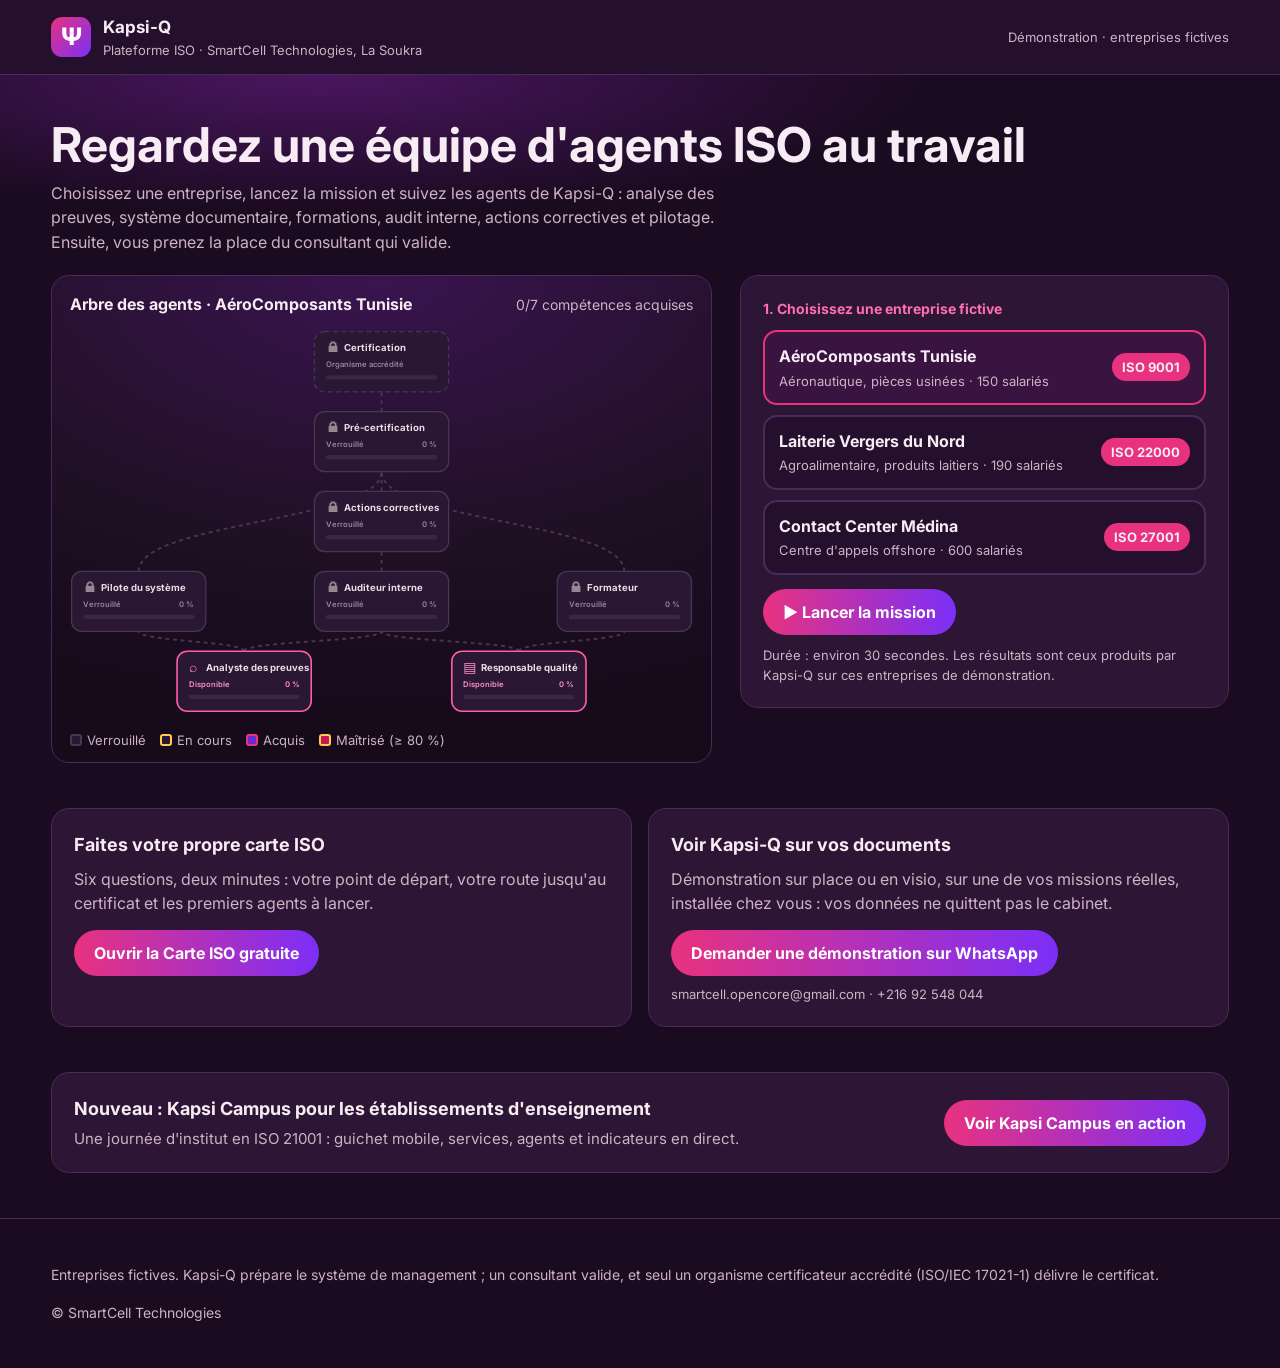
<file: index.html>
<!DOCTYPE html>
<html lang="fr">
<head>
<meta charset="utf-8">
<meta name="viewport" content="width=device-width, initial-scale=1">
<title>Kapsi-Q en action</title>
<link rel="preconnect" href="https://fonts.googleapis.com"><link rel="preconnect" href="https://fonts.gstatic.com" crossorigin>
<link href="https://fonts.googleapis.com/css2?family=Inter:wght@400;500;600;700;800&family=JetBrains+Mono:wght@400;600&display=swap" rel="stylesheet">
<style>
/* VOICE: product demo, calm and precise; every figure is the platform's own output on a fictive company.
   IDEA: a skill tree of agents lighting up while a mission runs, like watching a team at work.
   PICTURE: the agent tree, nodes go locked → running → acquired, with a live journal and a shelf of documents.
   COLOUR and TYPE: Kapsi-Q brand: deep plum ground, pink lead, violet support, gold for running and mastered; Inter + JetBrains Mono for the journal.
   LAYOUT: title, then one stage: tree left, mission panel right; consultant step and call to action below. */
:root{color-scheme:dark;--bg:#1a0b20;--bg2:#24102c;--card:#2c1535;--line:#4a2a5a;--ink:#f7ecf3;--mute:#cdb3c4;--pink:#e8327f;--pink2:#ff6fae;--vio:#7b2ff7;--gold:#ffcc4d;--ok:#4fd18b}
:root[data-theme=light],:root[data-theme=dark]{color-scheme:dark}
*{box-sizing:border-box;min-width:0}
body{margin:0;background:var(--bg);color:var(--ink);font:16px/1.55 Inter,system-ui,sans-serif;overflow-x:clip}
a{color:var(--pink2)}
.top{display:flex;align-items:center;gap:12px;padding:14px max(4vw,16px);border-bottom:1px solid var(--line);background:var(--bg2)}
.logo{width:40px;height:40px;border-radius:11px;display:grid;place-items:center;background:linear-gradient(135deg,var(--pink),var(--vio));font:800 24px/1 Inter;color:#fff;flex:none}
.top b{font-size:17px}.top small{display:block;color:var(--mute);font-size:13px}
.top .sp{flex:1}
.band{padding:clamp(20px,3.5vw,48px) max(4vw,16px)}
.hero{background:radial-gradient(80% 120% at 25% 0%,#4a1660 0%,var(--bg) 60%);padding-bottom:12px}
.in{max-width:1280px;margin:0 auto}
h1{font-size:clamp(32px,4.4vw,48px);line-height:1.05;margin:0 0 10px;text-wrap:balance}
.lede{color:var(--mute);max-width:68ch;margin:0}
.stage{display:grid;grid-template-columns:minmax(0,1.15fr) minmax(0,.85fr);gap:clamp(16px,2.4vw,28px);align-items:start}
.panel{background:var(--card);border:1px solid var(--line);border-radius:18px;padding:clamp(16px,2.2vw,22px)}
.treebox{background:radial-gradient(120% 90% at 50% 0%,#3a1450 0%,#1f1024 62%,#160a1b 100%);border:1px solid var(--line);border-radius:18px;padding:12px 10px 8px}
.treehead{display:flex;gap:12px;align-items:center;padding:4px 8px 0;flex-wrap:wrap}
.treehead .t{flex:1;font-weight:700}.treehead .s{color:var(--mute);font-size:14px}
.tw{overflow-x:auto}.tree{display:block;width:100%;min-width:600px;height:auto}
.edge{fill:none;stroke:#4a3550;stroke-width:3;stroke-dasharray:6 6}.edge.lit{stroke:#ff5fa8;stroke-dasharray:none;filter:drop-shadow(0 0 4px #ff5fa8)}
.nb{fill:#2a1733;stroke:#4a3550;stroke-width:2}.ni{font-size:22px;fill:#9a8496}.nn{font:700 15px Inter,sans-serif;fill:#e9dbe4}.ns{font:600 12px Inter,sans-serif;fill:#9a8496}
.pb{fill:#3b2644}.pf{fill:#9a8496}
.s-disponible .nb{stroke:#ff5fa8;stroke-width:2.5}.s-disponible .ns,.s-disponible .ni{fill:#ff8fc8}
.s-encours .nb{stroke:var(--gold);stroke-width:3.5;fill:#3a2030}.s-encours .ns,.s-encours .ni{fill:var(--gold)}.s-encours .nn{fill:#fff}
.s-acquis .nb{fill:#6a2ad0;stroke:#e8327f;stroke-width:2.5}.s-acquis text{fill:#fff}.s-acquis .pf{fill:var(--gold)}.s-acquis .pb{fill:rgba(255,255,255,.25)}
.s-maitrise .nb{fill:#c2185b;stroke:var(--gold);stroke-width:3;filter:drop-shadow(0 0 8px rgba(255,204,77,.45))}.s-maitrise text{fill:#fff}.s-maitrise .pf{fill:var(--gold)}.s-maitrise .pb{fill:rgba(255,255,255,.25)}
.human .nb{stroke-dasharray:8 5}
@media(prefers-reduced-motion:no-preference){.s-encours .nb{animation:pulse 1s ease-in-out infinite}.s-disponible .nb{animation:pulse 1.8s ease-in-out infinite}.pf{transition:width .5s}.chip{animation:pop .35s ease-out}}
@keyframes pulse{50%{stroke-opacity:.35}}@keyframes pop{from{opacity:0;transform:translateY(6px)}}
.legend{display:flex;flex-wrap:wrap;gap:6px 14px;color:var(--mute);font-size:13px;padding:4px 8px}.legend i{display:inline-block;width:12px;height:12px;border-radius:3px;margin-right:5px;vertical-align:-1px;border:2px solid #4a3550;background:#2a1733}
.legend .a{border-color:var(--gold)}.legend .b{background:#6a2ad0;border-color:#e8327f}.legend .c{background:#c2185b;border-color:var(--gold)}
.step{color:var(--pink2);font-weight:700;font-size:14px}
.cos{display:grid;gap:10px;margin:10px 0 14px}
.co{display:grid;grid-template-columns:minmax(0,1fr) auto;gap:2px 12px;text-align:left;padding:12px 14px;border-radius:14px;border:2px solid var(--line);background:var(--bg2);color:var(--ink);font:inherit;cursor:pointer;min-height:64px}
.co:hover{border-color:var(--pink)}.co[aria-pressed=true]{border-color:var(--pink);background:#3a1440}
.co b{font-size:16px}.co small{color:var(--mute);font-size:13px}.co .std{grid-row:span 2;align-self:center;padding:4px 10px;border-radius:999px;background:var(--pink);font-weight:700;font-size:13px;white-space:nowrap}
.btn{min-height:46px;padding:0 20px;border-radius:999px;border:0;font:700 16px Inter,sans-serif;cursor:pointer;background:linear-gradient(90deg,var(--pink),var(--vio));color:#fff;display:inline-flex;align-items:center;justify-content:center;gap:8px;text-decoration:none}
.btn.ghost{background:transparent;border:2px solid var(--line);color:var(--ink)}.btn.sm{min-height:36px;padding:0 14px;font-size:14px}
.btn:disabled{opacity:.4;cursor:default}
:focus-visible{outline:3px solid var(--gold);outline-offset:2px}
.kp{display:grid;grid-template-columns:auto minmax(0,1fr);gap:14px;align-items:center}
.ring{width:96px;height:96px}.ring text{font:800 26px Inter;fill:#fff;text-anchor:middle}
.cnt{display:grid;grid-template-columns:repeat(3,minmax(0,1fr));gap:6px}
.cnt div{background:var(--bg2);border-radius:10px;padding:6px 8px}.cnt b{display:block;font-size:20px;line-height:1.2}.cnt span{font-size:12.5px;color:var(--mute)}
.bar{display:flex;gap:8px;flex-wrap:wrap;align-items:center;margin:12px 0 8px}.bar .sp{flex:1}
.spd{display:inline-flex;border:2px solid var(--line);border-radius:999px;overflow:hidden}.spd button{background:none;border:0;color:var(--mute);font:600 14px Inter;min-height:36px;padding:0 12px;cursor:pointer}.spd button[aria-pressed=true]{background:var(--line);color:#fff}
.log{height:230px;overflow:auto;background:#140812;border-radius:12px;padding:10px 12px;font:13px/1.5 "JetBrains Mono",Consolas,monospace;color:#f3dde8;border:1px solid #3a2244}
.log div{padding:1px 0}.log .step{color:#ff8fc8;font-weight:600;margin-top:6px;font-size:13px}.log .ok{color:#8ff0b8}.log .warn{color:#ffd27a}.log .doc{color:#cbb6ff}.log .info{color:#f3dde8}
.shelf h3,.cons h3{font-size:15px;margin:12px 0 6px}
.docs{display:flex;flex-wrap:wrap;gap:6px;max-height:150px;overflow:auto}
.chip{font-size:12.5px;padding:4px 8px;border-radius:8px;background:var(--bg2);border:1px solid var(--line);display:inline-flex;gap:6px;align-items:center}
.chip i{font-style:normal;font-weight:700;font-size:11px;padding:1px 6px;border-radius:6px;background:#b86e00;color:#fff;white-space:nowrap}.chip.v i{background:#1e7a4c}
.cons{display:grid;grid-template-columns:minmax(0,1fr) minmax(0,1fr);gap:clamp(16px,2.4vw,28px);align-items:start}
.tasks{list-style:none;margin:0;padding:0;display:grid;gap:8px}
.tasks li{display:flex;gap:10px;align-items:center;padding:10px 12px;border-radius:12px;background:var(--bg2);border:1px solid var(--line)}
.tasks li span{flex:1}.tasks li.done{border-color:#1e7a4c}.tasks li.done span{color:var(--mute);text-decoration:line-through}
.note{border-left:4px solid var(--gold);padding:10px 14px;background:#2a1a24;border-radius:0 10px 10px 0;font-size:15px;margin:12px 0 0}
.cta{display:grid;grid-template-columns:minmax(0,1fr) minmax(0,1fr);gap:16px}
.cta .panel{display:flex;flex-direction:column;gap:8px}.cta .panel p{margin:0;color:var(--mute)}.cta .panel .btn{align-self:flex-start;margin-top:6px}
.hide{display:none!important}
.small{font-size:13px;color:var(--mute)}
footer{border-top:1px solid var(--line);color:var(--mute);font-size:14px}footer .in{display:flex;gap:16px;justify-content:space-between;flex-wrap:wrap}
@media(max-width:960px){.stage,.cons,.cta{grid-template-columns:minmax(0,1fr)}}
@media(max-width:600px){.cnt{grid-template-columns:repeat(2,minmax(0,1fr))}.ring{width:80px;height:80px}.log{height:200px}}
</style>
</head>
<body>
<header class="top"><div class="logo" aria-hidden="true">Ψ</div><div><b>Kapsi-Q</b><small>Plateforme ISO · SmartCell Technologies, La Soukra</small></div><span class="sp"></span><span class="small">Démonstration · entreprises fictives</span></header>

<section class="band hero"><div class="in">
  <h1>Regardez une équipe d'agents ISO au travail</h1>
  <p class="lede">Choisissez une entreprise, lancez la mission et suivez les agents de Kapsi-Q : analyse des preuves, système documentaire, formations, audit interne, actions correctives et pilotage. Ensuite, vous prenez la place du consultant qui valide.</p>
</div></section>

<section class="band" style="padding-top:8px"><div class="in stage">
  <div class="treebox">
    <div class="treehead"><span class="t" id="tt">Arbre des agents</span><span class="s" id="ts">0/7 compétences acquises</span></div>
    <div class="tw" id="tw"><svg class="tree" id="tree" viewBox="0 -10 1000 640" role="img" aria-label="Arbre des compétences des agents Kapsi-Q"></svg></div>
    <div class="legend"><span><i></i>Verrouillé</span><span><i class="a"></i>En cours</span><span><i class="b"></i>Acquis</span><span><i class="c"></i>Maîtrisé (≥ 80 %)</span></div>
  </div>

  <div class="panel" id="panel">
    <div id="pick">
      <div class="step">1. Choisissez une entreprise fictive</div>
      <div class="cos" id="cos" role="radiogroup" aria-label="Entreprise"></div>
      <button class="btn" id="go">▶ Lancer la mission</button>
      <p class="small" style="margin:10px 0 0">Durée : environ 30 secondes. Les résultats sont ceux produits par Kapsi-Q sur ces entreprises de démonstration.</p>
    </div>
    <div id="run" class="hide">
      <div class="kp"><svg class="ring" viewBox="0 0 100 100" aria-hidden="true"><circle cx="50" cy="50" r="42" fill="none" stroke="#3b2644" stroke-width="10"/><circle id="arc" cx="50" cy="50" r="42" fill="none" stroke="url(#g)" stroke-width="10" stroke-linecap="round" stroke-dasharray="0 264" transform="rotate(-90 50 50)"/><defs><linearGradient id="g"><stop offset="0" stop-color="#e8327f"/><stop offset="1" stop-color="#ffcc4d"/></linearGradient></defs><text x="50" y="59" id="sc">0</text></svg>
        <div><div class="step" id="rname"></div><div style="font-weight:700" id="verdict">Indice de préparation à la certification</div>
          <div class="cnt" style="margin-top:8px"><div><b id="cd">0</b><span>documents</span></div><div><b id="cp">0</b><span>cotations proposées</span></div><div><b id="cn">0</b><span>non-conformités</span></div><div><b id="ca">0</b><span>actions</span></div><div><b id="cf">0</b><span>formations</span></div><div><b id="cc">—</b><span>audit interne</span></div></div></div></div>
      <div class="bar"><span class="spd" role="group" aria-label="Vitesse"><button data-s="1" aria-pressed="true">×1</button><button data-s="2" aria-pressed="false">×2</button><button data-s="4" aria-pressed="false">×4</button></span><span class="sp"></span><button class="btn ghost sm" id="skip">Passer à la fin</button><button class="btn ghost sm" id="again">Changer d'entreprise</button></div>
      <div class="log" id="log" aria-live="polite"></div>
      <div class="shelf"><h3>Documents produits · statut « À valider »</h3><div class="docs" id="docs"></div></div>
    </div>
  </div>
</div></section>

<section class="band hide" id="consult" style="padding-top:0"><div class="in panel cons">
  <div><div class="step">2. À vous : vous êtes le consultant</div><h2 style="margin:4px 0 6px;font-size:24px">Relisez, validez, faites agir l'entreprise</h2>
    <p class="small" style="font-size:15px;margin:0">Les agents ont préparé le travail. C'est la personne compétente qui le rend valable : chaque tâche cochée fait monter l'indice, avec la même formule que dans la plateforme.</p>
    <div class="note" id="cnote"></div></div>
  <div><ul class="tasks" id="tasks"></ul><p class="small" id="tdone" style="margin:10px 0 0"></p></div>
</div></section>

<section class="band" style="padding-top:0"><div class="in cta">
  <div class="panel"><b style="font-size:18px">Faites votre propre carte ISO</b><p>Six questions, deux minutes : votre point de départ, votre route jusqu'au certificat et les premiers agents à lancer.</p><a class="btn" href="carte-iso.html" rel="noopener">Ouvrir la Carte ISO gratuite</a></div>
  <div class="panel"><b style="font-size:18px">Voir Kapsi-Q sur vos documents</b><p>Démonstration sur place ou en visio, sur une de vos missions réelles, installée chez vous : vos données ne quittent pas le cabinet.</p><a class="btn" id="wa" href="https://wa.me/21692548044" target="_blank" rel="noopener">Demander une démonstration sur WhatsApp</a><p class="small">smartcell.opencore@gmail.com · +216 92 548 044</p></div>
</div></section>

<section class="band" style="padding-top:0"><div class="in panel" style="display:flex;gap:16px;align-items:center;flex-wrap:wrap"><div style="flex:1 1 360px"><b style="font-size:18px">Nouveau : Kapsi Campus pour les établissements d'enseignement</b><p class="small" style="font-size:15px;margin:4px 0 0">Une journée d'institut en ISO 21001 : guichet mobile, services, agents et indicateurs en direct.</p></div><a class="btn" href="campus.html">Voir Kapsi Campus en action</a></div></section>

<footer class="band"><div class="in"><span>Entreprises fictives. Kapsi-Q prépare le système de management ; un consultant valide, et seul un organisme certificateur accrédité (ISO/IEC 17021-1) délivre le certificat.</span><span>© SmartCell Technologies</span></div></footer>

<script>
{
const SYS = [["PR-SYS-01", "Maîtrise des informations documentées"], ["PR-SYS-02", "Audit interne"], ["PR-SYS-03", "Revue de direction"], ["PR-SYS-04", "Non-conformités et actions correctives"], ["PR-SYS-05", "Compétences, formation et sensibilisation"], ["PR-SYS-06", "Gestion des risques et opportunités"]];
const F = [["F-01", "Sensibilisation au système de management"], ["F-02", "Pilotes de processus : piloter et mesurer"], ["F-03", "Auditeurs internes (ISO 19011)"], ["F-04", "Non-conformités et actions correctives"]];
const CO = {
  aero: { name: "AéroComposants Tunisie", sector: "Aéronautique, pièces usinées", size: 150, std: "ISO 9001",
    files: ["Manuel qualité 2024.docx", "Plan de contrôle pièces.xlsx", "Évaluation fournisseurs 2025.xlsx", "Enquête satisfaction clients.pdf", "Matrice des compétences.xlsx"], nfiles: 38, prop: [9, 12, 8],
    core: ["Politique qualité", "Cartographie des processus", "Registre des risques et opportunités", "Objectifs et indicateurs ISO 9001", "PV de revue de direction ISO 9001", "Plan de transition ISO 9001:2015 → 2026"],
    procs: [...SYS, ["PR-QUA-01", "Revue des exigences clients"], ["PR-QUA-02", "Achats et évaluation des fournisseurs"], ["PR-QUA-03", "Maîtrise de la production et de la prestation"], ["PR-QUA-04", "Satisfaction client et réclamations"]],
    tr: [...F, ["F-05", "Culture qualité et comportement éthique (ISO 9001:2026)"]], audit: [69, 0, 9], actions: 9, start: 14, run: 48, final: 83,
    focus: "Pour ISO 9001, l'auditeur regardera d'abord la satisfaction des clients, la maîtrise des processus et la revue de direction." },
  lait: { name: "Laiterie Vergers du Nord", sector: "Agroalimentaire, produits laitiers", size: 190, std: "ISO 22000",
    files: ["Plan HACCP v3.docx", "Relevés températures chambre froide.xlsx", "Plan de nettoyage.docx", "Fiches de traçabilité lots.xlsx", "Analyses laboratoire 2025.pdf"], nfiles: 54, prop: [5, 11, 10],
    core: ["Politique sécurité des denrées alimentaires", "Cartographie des processus", "Analyse des dangers (HACCP)", "Objectifs et indicateurs ISO 22000", "PV de revue de direction ISO 22000"],
    procs: [...SYS, ["PR-SYS-07", "Veille et évaluation de la conformité réglementaire"], ["PR-SDA-01", "Analyse des dangers et plan HACCP"], ["PR-SDA-02", "Nettoyage et désinfection"], ["PR-SDA-03", "Traçabilité, retrait et rappel"]],
    tr: [...F, ["F-09", "Bonnes pratiques d'hygiène et HACCP"]], audit: [54, 5, 7], actions: 12, start: 11, run: 38, final: 73,
    focus: "Pour ISO 22000, le plan HACCP et les programmes prérequis sont le cœur de l'audit ; les 5 NC majeures doivent être levées avant tout audit de certification." },
  call: { name: "Contact Center Médina", sector: "Centre d'appels offshore", size: 600, std: "ISO 27001",
    files: ["Charte informatique.pdf", "Inventaire des actifs.xlsx", "Procédure sauvegardes.docx", "Registre des incidents 2025.xlsx", "Contrats sous-traitants IT.pdf"], nfiles: 61, prop: [7, 13, 9],
    core: ["Politique sécurité de l'information", "Cartographie des processus", "Appréciation des risques de sécurité de l'information", "Objectifs et indicateurs ISO 27001", "PV de revue de direction ISO 27001", "Déclaration d'applicabilité ISO 27001"],
    procs: [...SYS, ["PR-SYS-07", "Veille et évaluation de la conformité réglementaire"], ["PR-SI-01", "Gestion des incidents de sécurité de l'information"], ["PR-SI-02", "Contrôle d'accès et gestion des droits"], ["PR-SI-03", "Sauvegarde et restauration"]],
    tr: [...F, ["F-08", "Cybersécurité et hameçonnage"]], audit: [62, 3, 8], actions: 11, start: 12, run: 42, final: 77,
    focus: "Pour ISO 27001, l'auditeur partira de l'appréciation des risques et de la déclaration d'applicabilité des 93 mesures." },
};
const NODES = [["preuves", "Analyste des preuves", "⌕", 0, 285, []], ["qualite", "Responsable qualité", "▤", 0, 715, []], ["pilote", "Pilote du système", "◎", 1, 120, ["preuves"]],
  ["auditeur", "Auditeur interne", "✓", 1, 500, ["preuves", "qualite"]], ["formateur", "Formateur", "☰", 1, 880, ["qualite"]], ["capa", "Actions correctives", "↻", 2, 500, ["auditeur"]],
  ["certification", "Pré-certification", "◇", 3, 500, ["capa", "formateur", "pilote"]], ["organisme", "Certification", "★", 4, 500, ["certification"]]];
const LBL = { verrouille: "Verrouillé", disponible: "Disponible", encours: "En cours…", acquis: "Acquis", maitrise: "Maîtrisé ★", pret: "Organisme accrédité" };
const $ = (q) => document.querySelector(q), $$ = (q) => [...document.querySelectorAll(q)];
const esc = (t) => String(t).replace(/[&<>"']/g, (c) => ({ "&": "&amp;", "<": "&lt;", ">": "&gt;", '"': "&quot;", "'": "&#39;" }[c]));
let sel = "aero", st = {}, pr = {}, speed = 1, timer = null, ev = [], pos = 0, score = 0, cnt = {};

function resetTree() { NODES.forEach(([k]) => { st[k] = "verrouille"; pr[k] = 0; }); st.preuves = st.qualite = "disponible"; }
function drawTree() {
  const Y = (l) => 560 - l * 125, W = 210, H = 94, by = Object.fromEntries(NODES.map((n) => [n[0], n])), on = (k) => st[k] === "acquis" || st[k] === "maitrise";
  let h = "";
  NODES.forEach(([k, , , l, x, req]) => req.forEach((r) => { const a = by[r], x1 = a[4], y1 = Y(a[3]) - H / 2, y2 = Y(l) + H / 2, my = (y1 + y2) / 2;
    h += `<path class="edge ${on(r) ? "lit" : ""}" d="M${x1},${y1} C${x1},${my} ${x},${my} ${x},${y2}"/>`; }));
  NODES.forEach(([k, name, ic, l, x]) => { const s = st[k], px = x - W / 2, py = Y(l) - H / 2, p = Math.round(pr[k]);
    h += `<g class="s-${s} ${k === "organisme" ? "human" : ""}"><rect class="nb" x="${px}" y="${py}" width="${W}" height="${H}" rx="16"/>
      <text class="ni" x="${px + 18}" y="${py + 32}">${s === "verrouille" ? "🔒︎" : ic}</text><text class="nn" x="${px + 46}" y="${py + 31}">${esc(name)}</text>
      <text class="ns" x="${px + 18}" y="${py + 56}">${k === "organisme" && s === "verrouille" ? "Organisme accrédité" : LBL[s]}</text><text class="ns" x="${px + W - 18}" y="${py + 56}" text-anchor="end">${k === "organisme" ? "" : p + " %"}</text>
      <rect class="pb" x="${px + 18}" y="${py + 68}" width="${W - 36}" height="7" rx="3.5"/><rect class="pf" x="${px + 18}" y="${py + 68}" width="${(W - 36) * p / 100}" height="7" rx="3.5"/></g>`; });
  $("#tree").innerHTML = h;
  const n = NODES.filter(([k]) => k !== "organisme" && on(k)).length;
  $("#ts").textContent = `${n}/7 compétences acquises`;
}
function setScore(v) { score = v; $("#sc").textContent = Math.round(v); $("#arc").setAttribute("stroke-dasharray", `${2.64 * v} 264`);
  $("#verdict").textContent = v >= 85 ? "Prêt à demander l'audit de certification" : v >= 60 ? "Audit à blanc recommandé avant la certification" : "Mise en place à poursuivre"; }
function count(k, v) { cnt[k] = v; $("#" + k).textContent = v; }

function plan(c) {
  const E = [], step = (a, t) => E.push({ t: "step", m: `— ${t} —`, start: a }), L = (k, m, f) => E.push({ t: k, m, f }), D = (title, f) => E.push({ t: "doc", m: `Document produit : ${title}`, doc: title, f });
  const end = (a, p, s) => E.push({ end: a, p, s });
  E.push({ t: "step", m: `Agent Chef de mission démarré · ${c.name} · ${c.std}` });
  step("preuves", "Analyste des preuves"); L("info", "Lecture du dossier client synchronisé avec Google Drive…"); L("info", `${c.nfiles} fichiers lus : ${c.files.slice(0, 3).join(", ")}…`);
  L("info", `Exigences : ${c.prop[0]} avec preuves solides, ${c.prop[1]} partielles, ${c.prop[2]} sans preuve.`, () => count("cp", c.prop[0] + c.prop[1] + c.prop[2]));
  D(`Cartographie des preuves ${c.std}`); end("preuves", 100, c.start + 8);
  step("qualite", "Responsable qualité"); L("info", `Construction du système documentaire ${c.std}.`); c.core.forEach((d) => D(d)); L("info", `Rédaction de ${c.procs.length} procédures.`);
  c.procs.forEach(([k, t]) => D(`${k} · ${t}`)); L("ok", "Feuille de route mise à jour. Documents au statut « À valider »."); end("qualite", 0, c.start + 18);
  step("formateur", "Formateur"); c.tr.forEach(([k, t]) => D(`${k} · ${t}`)); D(`Plan de formation ${c.std}`); L("ok", `${c.tr.length} formations planifiées.`, () => count("cf", c.tr.length)); end("formateur", 0, c.start + 21);
  step("auditeur", "Auditeur interne"); D(`Programme d'audit interne ${c.std}`); L("info", `Audit interne proposé : conformité ${c.audit[0]} %, ${c.audit[1]} NC majeure(s), ${c.audit[2]} NC mineure(s).`, () => { count("cn", c.audit[1] + c.audit[2]); $("#cc").textContent = c.audit[0] + " %"; });
  D("Plan d'audit · audit interne"); D("Rapport d'audit · audit interne"); L("ok", `${c.actions} actions correctives ouvertes. Audit à relire et valider.`, () => count("ca", c.actions)); end("auditeur", c.audit[0], c.start + 28);
  step("capa", "Actions correctives"); L("info", "Analyse des causes (méthode des 5 pourquoi), responsables et échéances."); D(`Plan d'actions correctives ${c.std}`); L("ok", `${c.actions} actions analysées.`); end("capa", 0, c.run - 4);
  step("pilote", "Pilote du système"); D(`Tableau de pilotage ${c.std}`); L("ok", `Indice de préparation : ${c.run}/100.`); L("warn", "0 % des documents validés : relecture du consultant attendue."); L("warn", "Plan de formation réalisé à 0 %."); end("pilote", c.run, c.run);
  E.push({ t: "ok", m: "Mission terminée. Les documents et l'audit interne attendent la validation du consultant.", fin: true });
  return E;
}
function apply(e, fast) {
  if (e.start) { st[e.start] = "encours"; }
  if (e.end) { st[e.end] = e.p >= 80 ? "maitrise" : "acquis"; pr[e.end] = e.p; setScore(e.s); unlock(); }
  if (e.m) { const d = document.createElement("div"); d.className = e.t; d.textContent = e.m; $("#log").append(d); if (!fast) $("#log").scrollTop = 1e6; }
  if (e.doc) { count("cd", cnt.cd + 1); const s = document.createElement("span"); s.className = "chip"; s.innerHTML = `${esc(e.doc)} <i>À valider</i>`; $("#docs").append(s); }
  if (e.f) e.f();
  if (e.fin) finish();
  if (!fast) drawTree();
}
function unlock() { NODES.forEach(([k, , , , , req]) => { if (st[k] === "verrouille" && k !== "organisme" && req.every((r) => st[r] === "acquis" || st[r] === "maitrise")) st[k] = "disponible"; }); }
function tick() {
  if (pos >= ev.length) return;
  const e = ev[pos++]; apply(e, false);
  const d = (e.t === "doc" ? 260 : e.t === "step" ? 900 : 650) / speed;
  timer = setTimeout(tick, d);
}
function start() {
  clearTimeout(timer); resetTree(); const c = CO[sel];
  ["cd", "cp", "cn", "ca", "cf"].forEach((k) => count(k, 0)); $("#cc").textContent = "—"; $("#log").innerHTML = ""; $("#docs").innerHTML = "";
  $("#rname").textContent = `${c.name} · ${c.std}`; $("#tt").textContent = `Arbre des agents · ${c.name}`; setScore(c.start);
  $("#pick").classList.add("hide"); $("#run").classList.remove("hide"); $("#consult").classList.add("hide"); $("#skip").disabled = false;
  ev = plan(c); pos = 0; drawTree(); timer = setTimeout(tick, 400 / speed);
}
function skip() { clearTimeout(timer); while (pos < ev.length) apply(ev[pos++], true); drawTree(); $("#log").scrollTop = 1e6; }

function finish() {
  $("#skip").disabled = true; st.certification = "disponible"; drawTree();
  const c = CO[sel], gain = c.final - c.run;
  const T = [["Relire et valider les documents du système", 0.4, () => { $$(".chip").forEach((d) => { d.classList.add("v"); d.querySelector("i").textContent = "Validé"; }); st.qualite = "maitrise"; pr.qualite = 100; }],
    ["Réaliser les formations planifiées avec l'entreprise", 0.2, () => { st.formateur = "maitrise"; pr.formateur = 100; }],
    ["Valider l'audit interne et lever les actions correctives", 0.4, () => { st.capa = "maitrise"; pr.capa = 100; }]];
  const done = new Set();
  $("#cnote").textContent = c.focus;
  const draw = () => {
    $("#tasks").innerHTML = T.map(([t], k) => `<li class="${done.has(k) ? "done" : ""}"><span>${esc(t)}</span>${done.has(k) ? "<b style='color:var(--ok)'>Fait</b>" : `<button class="btn sm" data-t="${k}">Valider</button>`}</li>`).join("");
    $$("[data-t]").forEach((b) => b.addEventListener("click", () => { const k = +b.dataset.t; done.add(k); T[k][2]();
      const v = c.run + Math.round(gain * [...done].reduce((a, i) => a + T[i][1], 0)); setScore(v); pr.pilote = v; if (v >= 80) st.pilote = "maitrise"; drawTree(); draw(); }));
    $("#tdone").textContent = done.size === T.length ? `Indice final : ${c.final}/100. Prochaine étape : l'agent Pré-certification simule l'audit, puis l'entreprise s'adresse à un organisme accrédité. Le seuil conseillé de 85/100 n'est pas encore atteint : il reste du travail de terrain.` : "Chaque validation est un vrai travail du consultant : dans la plateforme, rien n'est validé automatiquement.";
  };
  draw(); $("#consult").classList.remove("hide");
  $("#wa").href = "https://wa.me/21692548044?text=" + encodeURIComponent(`Bonjour SmartCell, j'ai vu la démo Kapsi-Q (${c.name}, ${c.std}). Je souhaite une démonstration sur mes propres missions.`);
}

$("#cos").innerHTML = Object.entries(CO).map(([k, c]) => `<button class="co" role="radio" aria-pressed="${k === sel}" aria-checked="${k === sel}" data-c="${k}"><b>${esc(c.name)}</b><span class="std">${esc(c.std)}</span><small>${esc(c.sector)} · ${c.size} salariés</small></button>`).join("");
$$(".co").forEach((b) => b.addEventListener("click", () => { sel = b.dataset.c; $$(".co").forEach((x) => { x.setAttribute("aria-pressed", x === b); x.setAttribute("aria-checked", x === b); }); $("#tt").textContent = `Arbre des agents · ${CO[sel].name}`; }));
$("#go").addEventListener("click", start);
$("#skip").addEventListener("click", skip);
$("#again").addEventListener("click", () => { clearTimeout(timer); resetTree(); drawTree(); $("#run").classList.add("hide"); $("#pick").classList.remove("hide"); $("#consult").classList.add("hide"); });
$$(".spd button").forEach((b) => b.addEventListener("click", () => { speed = +b.dataset.s; $$(".spd button").forEach((x) => x.setAttribute("aria-pressed", x === b)); }));
resetTree(); drawTree(); $("#tt").textContent = `Arbre des agents · ${CO[sel].name}`;
const tw = $("#tw"); tw.scrollLeft = (tw.scrollWidth - tw.clientWidth) / 2;
}
</script>
</body>
</html>
</file>
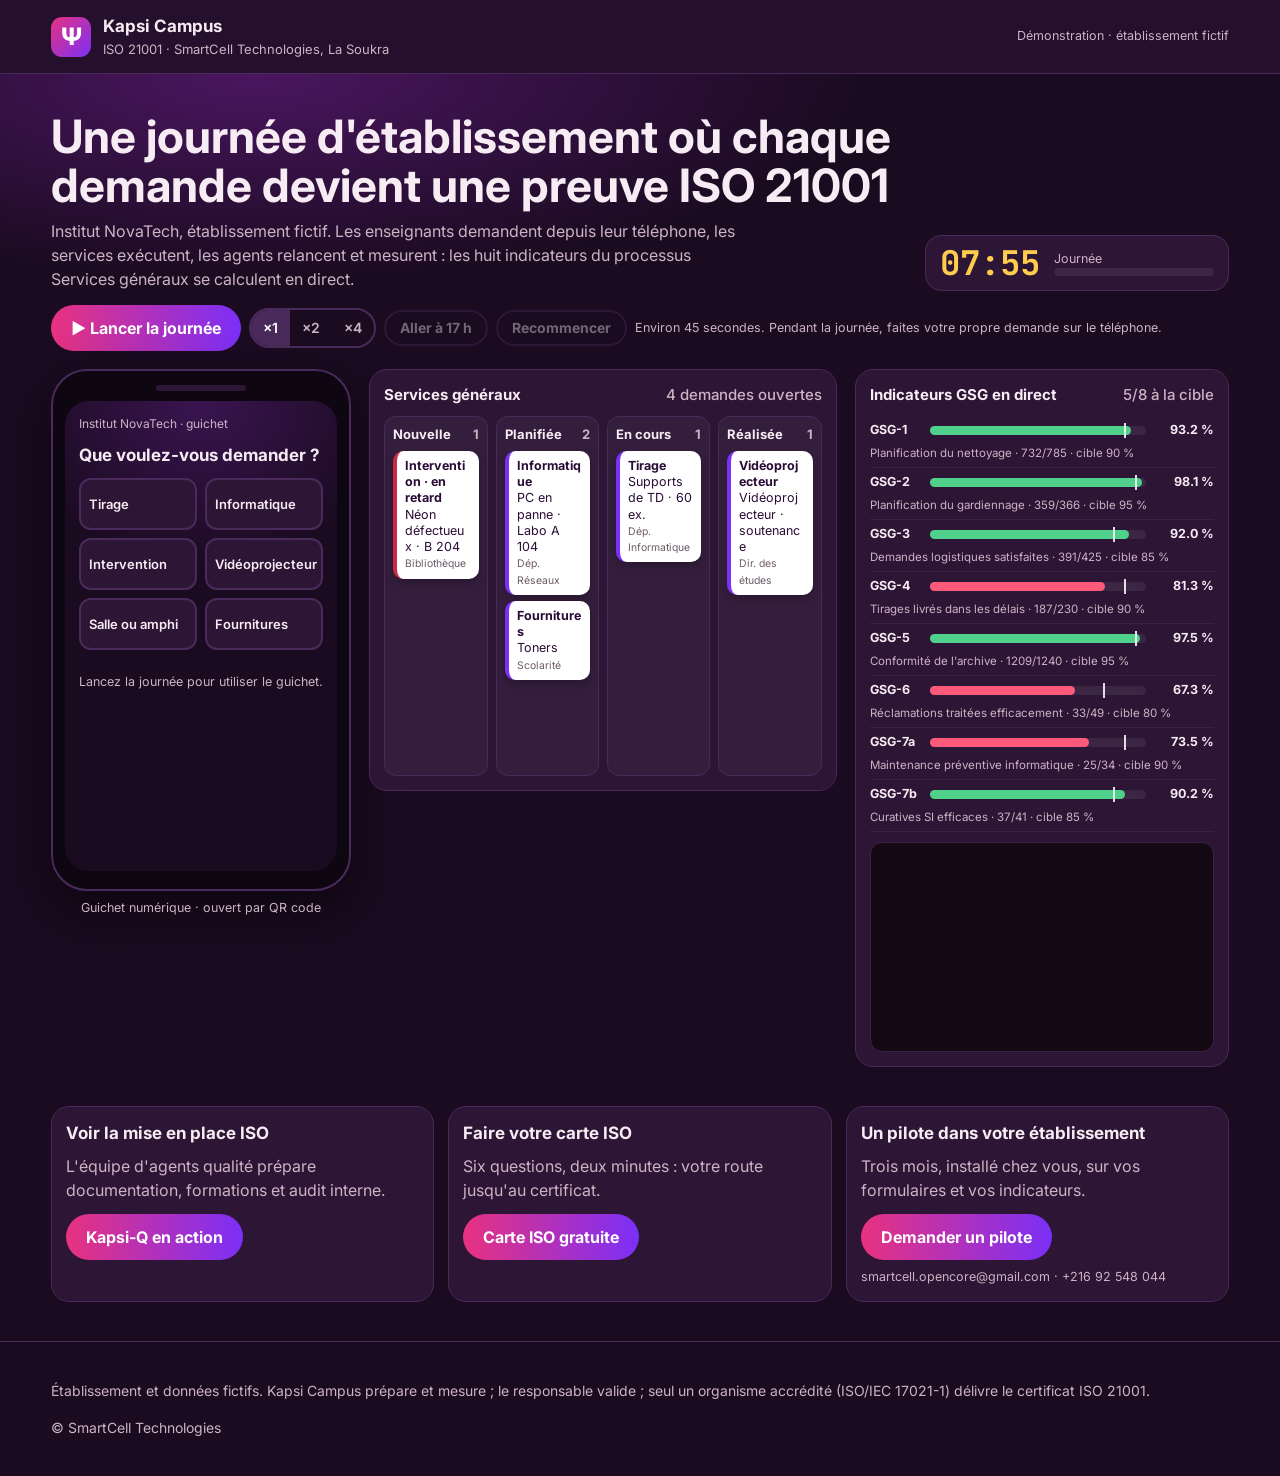
<file: campus.html>
<!DOCTYPE html>
<html lang="fr">
<head>
<meta charset="utf-8">
<meta name="viewport" content="width=device-width, initial-scale=1">
<title>Kapsi Campus en action</title>
<link rel="preconnect" href="https://fonts.googleapis.com"><link rel="preconnect" href="https://fonts.gstatic.com" crossorigin>
<link href="https://fonts.googleapis.com/css2?family=Inter:wght@400;500;600;700;800&family=JetBrains+Mono:wght@400;600&display=swap" rel="stylesheet">
<style>
/* VOICE: one day at an institute, told plainly; every figure belongs to a fictive establishment.
   IDEA: a request travels from a phone to a service to an ISO indicator, live.
   PICTURE: phone guichet, the services board and the eight GSG gauges, side by side, moving with a clock.
   COLOUR and TYPE: Kapsi brand: deep plum ground, pink lead, violet support, gold for agents; Inter + JetBrains Mono.
   LAYOUT: title and clock, then the stage (phone | board | gauges + agent journal), then the end-of-day summary and calls to action. */
:root{color-scheme:dark;--bg:#1a0b20;--bg2:#24102c;--card:#2c1535;--line:#4a2a5a;--ink:#f7ecf3;--mute:#cdb3c4;--pink:#e8327f;--pink2:#ff6fae;--vio:#7b2ff7;--gold:#ffcc4d;--ok:#4fd18b;--ko:#ff5a7a}
:root[data-theme=light],:root[data-theme=dark]{color-scheme:dark}
*{box-sizing:border-box;min-width:0}
body{margin:0;background:var(--bg);color:var(--ink);font:16px/1.5 Inter,system-ui,sans-serif;overflow-x:clip}
a{color:var(--pink2)}
.top{display:flex;align-items:center;gap:12px;padding:14px max(4vw,16px);border-bottom:1px solid var(--line);background:var(--bg2)}
.logo{width:40px;height:40px;border-radius:11px;display:grid;place-items:center;background:linear-gradient(135deg,var(--pink),var(--vio));font:800 24px/1 Inter;color:#fff;flex:none}
.top b{font-size:17px}.top small{display:block;color:var(--mute);font-size:13px}.top .sp{flex:1}
.band{padding:clamp(18px,3vw,40px) max(4vw,16px)}
.in{max-width:1320px;margin:0 auto}
.hero{background:radial-gradient(80% 120% at 20% 0%,#4a1660 0%,var(--bg) 60%);padding-bottom:10px}
.hrow{display:flex;gap:20px;align-items:flex-end;flex-wrap:wrap}
.hrow .t{flex:1 1 520px}
h1{font-size:clamp(30px,4.2vw,46px);line-height:1.05;margin:0 0 10px;text-wrap:balance}
.lede{color:var(--mute);max-width:70ch;margin:0}
.clock{display:flex;gap:14px;align-items:center;background:var(--card);border:1px solid var(--line);border-radius:16px;padding:10px 14px}
.clock b{font:700 34px/1 "JetBrains Mono",monospace;color:var(--gold);min-width:4.2ch}
.clock .bar{width:160px;height:8px;border-radius:4px;background:#3b2644;overflow:hidden}.clock .bar i{display:block;height:100%;width:0;background:linear-gradient(90deg,var(--pink),var(--gold))}
.ctl{display:flex;gap:8px;flex-wrap:wrap;align-items:center;margin-top:14px}
.btn{min-height:46px;padding:0 20px;border-radius:999px;border:0;font:700 16px Inter,sans-serif;cursor:pointer;background:linear-gradient(90deg,var(--pink),var(--vio));color:#fff;display:inline-flex;align-items:center;justify-content:center;gap:8px;text-decoration:none}
.btn.ghost{background:transparent;border:2px solid var(--line);color:var(--ink)}.btn.sm{min-height:36px;padding:0 14px;font-size:14px}.btn:disabled{opacity:.4;cursor:default}
.spd{display:inline-flex;border:2px solid var(--line);border-radius:999px;overflow:hidden}.spd button{background:none;border:0;color:var(--mute);font:600 14px Inter;min-height:36px;padding:0 12px;cursor:pointer}.spd button[aria-pressed=true]{background:var(--line);color:#fff}
:focus-visible{outline:3px solid var(--gold);outline-offset:2px}
.stage{display:grid;grid-template-columns:300px minmax(0,1.25fr) minmax(0,1fr);gap:18px;align-items:start}
.panel{background:var(--card);border:1px solid var(--line);border-radius:18px;padding:14px}
.panel h2{font-size:15px;margin:0 0 10px;display:flex;justify-content:space-between;gap:8px}.panel h2 span{color:var(--mute);font-weight:500}
.phone{background:#0e0610;border:2px solid #4a2a5a;border-radius:36px;padding:14px 12px 18px;box-shadow:0 20px 50px rgba(0,0,0,.5)}
.notch{width:90px;height:6px;border-radius:3px;background:#2c1535;margin:0 auto 10px}
.screen{background:radial-gradient(120% 60% at 50% 0%,#3a1450,#1a0b20 60%);border-radius:24px;min-height:470px;padding:14px;display:flex;flex-direction:column;gap:10px}
.screen .who{font-size:12px;color:var(--mute)}.screen h3{margin:0;font-size:17px}
.ptiles{display:grid;grid-template-columns:1fr 1fr;gap:8px}
.ptile{border:2px solid var(--line);background:var(--card);border-radius:12px;padding:8px;font:600 13px Inter;color:var(--ink);text-align:left;cursor:pointer;min-height:52px}
.ptile.hot{border-color:var(--pink);background:#3a1440}
.pform{display:grid;gap:8px}
.pform label{font-size:12.5px;font-weight:600}.pform select,.pform input{width:100%;font:16px Inter;padding:9px 10px;border-radius:10px;border:2px solid var(--line);background:#1f0f26;color:var(--ink)}
.ticket{font:800 22px/1 "JetBrains Mono",monospace;color:var(--gold);text-align:center;margin:8px 0}
.okmsg{color:var(--ok);font-weight:700;text-align:center}
.small{font-size:12.5px;color:var(--mute)}
.board{display:grid;grid-template-columns:repeat(4,minmax(0,1fr));gap:8px}
.col{background:rgba(255,255,255,.04);border:1px solid var(--line);border-radius:12px;padding:8px;min-height:360px}
.col h3{font-size:13px;margin:0 0 6px;display:flex;justify-content:space-between}.col h3 span{color:var(--mute)}
.card{background:#fff;color:#2a0c36;border-radius:10px;padding:7px 8px;margin-bottom:6px;font-size:12.5px;line-height:1.3;border-left:4px solid var(--vio);box-shadow:0 4px 10px rgba(0,0,0,.25)}
.card b{display:block;font-size:12.5px;overflow-wrap:anywhere}.card{overflow-wrap:anywhere}.card small{color:#6b5a66}.card.late{border-left-color:#c92a45}.card.mine{outline:3px solid var(--gold)}.card.rec{border-left-color:#1e7a4c}
@media(prefers-reduced-motion:no-preference){.card.fresh{animation:pop .45s ease-out}.kf{transition:width .6s}.log div{animation:pop .3s ease-out}}
@keyframes pop{from{opacity:0;transform:translateY(6px)}}
.k{display:grid;grid-template-columns:52px minmax(0,1fr) 60px;gap:8px;align-items:center;padding:5px 0;border-bottom:1px solid rgba(255,255,255,.06);font-size:12.5px}
.k b{font-size:12.5px}.k .kt{position:relative;height:9px;border-radius:5px;background:#3b2644}.k .kf{height:100%;border-radius:5px;background:var(--ok)}.k .kf.ko{background:var(--ko)}
.k .kt i{position:absolute;top:-3px;width:2px;height:15px;background:#fff;opacity:.85}.k .kv{text-align:right;font-weight:700}.k .kv.flash{color:var(--gold)}
.k .nm{grid-column:1/-1;color:var(--mute);font-size:11.5px;margin-top:-3px}
.log{height:210px;overflow:auto;background:#140812;border-radius:12px;padding:8px 10px;font:12px/1.45 "JetBrains Mono",monospace;margin-top:10px;border:1px solid #3a2244}
.log .a{color:var(--gold)}.log .w{color:#ffd27a}.log .o{color:#8ff0b8}.log .i{color:#f3dde8}.log .d{color:#cbb6ff}.log span{color:#9a8496;margin-right:6px}
.end{display:grid;grid-template-columns:repeat(4,minmax(0,1fr));gap:12px}
.end div{background:var(--card);border:1px solid var(--line);border-radius:14px;padding:12px}.end b{display:block;font-size:28px;line-height:1.1}.end span{font-size:13px;color:var(--mute)}
.docs{display:flex;flex-wrap:wrap;gap:6px;margin-top:12px}.chip{font-size:12.5px;padding:4px 8px;border-radius:8px;background:var(--bg2);border:1px solid var(--line)}.chip i{font-style:normal;font-weight:700;font-size:11px;padding:1px 6px;border-radius:6px;background:#b86e00;color:#fff;margin-left:6px}
.cta{display:grid;grid-template-columns:repeat(3,minmax(0,1fr));gap:14px}
.cta .panel{display:flex;flex-direction:column;gap:8px}.cta p{margin:0;color:var(--mute)}.cta .btn{align-self:flex-start;margin-top:4px}
.hide{display:none!important}
footer{border-top:1px solid var(--line);color:var(--mute);font-size:14px}footer .in{display:flex;gap:16px;justify-content:space-between;flex-wrap:wrap}
@media(max-width:1100px){.stage{grid-template-columns:280px minmax(0,1fr)}.gauges{grid-column:1/-1}}
@media(max-width:760px){.stage{grid-template-columns:minmax(0,1fr)}.phone{max-width:320px;margin:0 auto}.board{grid-template-columns:repeat(2,minmax(0,1fr))}.col{min-height:160px}.end{grid-template-columns:repeat(2,minmax(0,1fr))}.cta{grid-template-columns:minmax(0,1fr)}}
</style>
</head>
<body>
<header class="top"><div class="logo" aria-hidden="true">Ψ</div><div><b>Kapsi Campus</b><small>ISO 21001 · SmartCell Technologies, La Soukra</small></div><span class="sp"></span><span class="small">Démonstration · établissement fictif</span></header>

<section class="band hero"><div class="in">
  <div class="hrow">
    <div class="t"><h1>Une journée d'établissement où chaque demande devient une preuve ISO 21001</h1>
      <p class="lede">Institut NovaTech, établissement fictif. Les enseignants demandent depuis leur téléphone, les services exécutent, les agents relancent et mesurent : les huit indicateurs du processus Services généraux se calculent en direct.</p></div>
    <div class="clock" aria-live="off"><b id="clk">07:55</b><div><div class="small">Journée</div><div class="bar"><i id="clkbar"></i></div></div></div>
  </div>
  <div class="ctl"><button class="btn" id="go">▶ Lancer la journée</button><span class="spd" role="group" aria-label="Vitesse"><button data-s="1" aria-pressed="true">×1</button><button data-s="2" aria-pressed="false">×2</button><button data-s="4" aria-pressed="false">×4</button></span><button class="btn ghost sm" id="skip" disabled>Aller à 17 h</button><button class="btn ghost sm" id="reset" disabled>Recommencer</button><span class="small">Environ 45 secondes. Pendant la journée, faites votre propre demande sur le téléphone.</span></div>
</div></section>

<section class="band" style="padding-top:8px"><div class="in stage">
  <div>
    <div class="phone" aria-label="Guichet numérique sur téléphone"><div class="notch"></div><div class="screen" id="screen"></div></div>
    <p class="small" style="text-align:center;margin:8px 0 0">Guichet numérique · ouvert par QR code</p>
  </div>
  <div class="panel"><h2>Services généraux <span id="bsum">0 demande ouverte</span></h2>
    <div class="board" id="board"></div></div>
  <div class="panel gauges"><h2>Indicateurs GSG en direct <span id="ksum"></span></h2><div id="kpis"></div>
    <div class="log" id="log" aria-live="polite"></div></div>
</div></section>

<section class="band hide" id="endband" style="padding-top:0"><div class="in panel">
  <h2 style="font-size:20px">17 h : la journée est dans le système</h2>
  <div class="end" id="end"></div>
  <div class="docs" id="docs"></div>
  <p class="small" style="margin-top:10px">Documents produits par les agents au statut « À valider » : le responsable du processus relit et valide. Les indicateurs sous la cible ont chacun une action ouverte, avec un responsable et une échéance.</p>
</div></section>

<section class="band" style="padding-top:0"><div class="in cta">
  <div class="panel"><b style="font-size:17px">Voir la mise en place ISO</b><p>L'équipe d'agents qualité prépare documentation, formations et audit interne.</p><a class="btn" href="index.html">Kapsi-Q en action</a></div>
  <div class="panel"><b style="font-size:17px">Faire votre carte ISO</b><p>Six questions, deux minutes : votre route jusqu'au certificat.</p><a class="btn" href="carte-iso.html">Carte ISO gratuite</a></div>
  <div class="panel"><b style="font-size:17px">Un pilote dans votre établissement</b><p>Trois mois, installé chez vous, sur vos formulaires et vos indicateurs.</p><a class="btn" id="wa" href="https://wa.me/21692548044?text=Bonjour%20SmartCell%2C%20j'ai%20vu%20la%20d%C3%A9mo%20Kapsi%20Campus%20et%20je%20souhaite%20un%20pilote." target="_blank" rel="noopener">Demander un pilote</a><p class="small">smartcell.opencore@gmail.com · +216 92 548 044</p></div>
</div></section>

<footer class="band"><div class="in"><span>Établissement et données fictifs. Kapsi Campus prépare et mesure ; le responsable valide ; seul un organisme accrédité (ISO/IEC 17021-1) délivre le certificat ISO 21001.</span><span>© SmartCell Technologies</span></div></footer>

<script>
{
const $ = (q) => document.querySelector(q);
const esc = (t) => String(t).replace(/[&<>"']/g, (c) => ({ "&": "&amp;", "<": "&lt;", ">": "&gt;", '"': "&quot;", "'": "&#39;" }[c]));
const COLS = ["Nouvelle", "Planifiée", "En cours", "Réalisée"];
const TYPES = [["tirage", "Tirage", "GSG-FR-03"], ["informatique", "Informatique", "GSG-FR-05"], ["intervention", "Intervention", "GSG-FR-05"], ["video", "Vidéoprojecteur", "GSG-FR-13"], ["salle", "Salle ou amphi", "GSG-FR-02"], ["fourniture", "Fournitures", "GSG-FR-08"]];
const KPI0 = [["GSG-1", "Planification du nettoyage", 732, 785, 90], ["GSG-2", "Planification du gardiennage", 359, 366, 95], ["GSG-3", "Demandes logistiques satisfaites", 391, 425, 85],
  ["GSG-4", "Tirages livrés dans les délais", 187, 230, 90], ["GSG-5", "Conformité de l'archive", 1209, 1240, 95], ["GSG-6", "Réclamations traitées efficacement", 33, 49, 80],
  ["GSG-7a", "Maintenance préventive informatique", 25, 34, 90], ["GSG-7b", "Curatives SI efficaces", 37, 41, 85]];
const BOARD0 = [[1, "informatique", "PC en panne · Labo A 104", "Dép. Réseaux", "Planifiée"], [2, "tirage", "Supports de TD · 60 ex.", "Dép. Informatique", "En cours"],
  [3, "fourniture", "Toners", "Scolarité", "Planifiée"], [4, "intervention", "Néon défectueux · B 204", "Bibliothèque", "Nouvelle", true], [5, "video", "Vidéoprojecteur · soutenance", "Dir. des études", "Réalisée"]];
// le scénario : [minutes depuis 08:00, action]
const PLAN = [
  [5, "log", "i", "Ouverture du guichet. 5 demandes en cours depuis hier, dont 1 en retard."],
  [10, "new", 6, "tirage", "Sujets d'examen · 120 ex.", "Dép. Mathématiques", "phone"],
  [20, "move", 6, "Nouvelle"],
  [30, "plan", "nettoyage", 5, 5],
  [35, "new", 7, "informatique", "Wi-Fi coupé · Labo C 102", "Club robotique", "phone"],
  [50, "agent", "Répartiteur des demandes", [["o", "2 nouvelles demandes affectées : Tirage → agent de tirage, Informatique → responsable SI."], ["w", "En retard : néon défectueux B 204, attendu hier. Relance envoyée au responsable maintenance."], ["i", "Sujets d'examen : échéance repoussée à 48 h (règle GSG-FR-03)."]], [[6, "Planifiée"], [7, "Planifiée"], [4, "Planifiée"]]],
  [70, "move", 1, "En cours"],
  [85, "complaint", "Les toilettes du bloc B ne sont pas propres", "Nettoyage"],
  [100, "move", 2, "Réalisée"],
  [110, "receive", 2, true, "tirage"],
  [125, "move", 7, "En cours"],
  [140, "new", 8, "salle", "Amphi B · conférence", "Dir. des études", "phone"],
  [150, "move", 4, "En cours"],
  [170, "curative", true, "Labo C 102 · point d'accès Wi-Fi remplacé"],
  [175, "move", 7, "Réalisée"],
  [185, "receive", 7, true, "logistique"],
  [200, "plan", "gardiennage", 1, 1],
  [215, "move", 1, "Réalisée"],
  [225, "receive", 5, true, "logistique"],
  [240, "agent", "Planificateur de maintenance", [["o", "41 maintenances préventives planifiées sur 6 mois (GSG-PL-04, 05, 06)."], ["w", "Climatisation bloc A : 6 pannes en 12 mois. Remplacement à étudier au budget."], ["d", "Document : planning de maintenance préventive du matériel informatique."]], []],
  [255, "preventive", 2, 2],
  [270, "new", 9, "fourniture", "Ramettes de papier", "Secrétariat général", "phone"],
  [285, "complaintClose", "Toilettes du bloc B nettoyées · réclamant informé"],
  [300, "move", 8, "Planifiée"], [305, "move", 9, "Planifiée"],
  [320, "move", 4, "Réalisée"], [330, "receive", 4, false, "logistique"],
  [345, "move", 3, "Réalisée"], [352, "receive", 3, true, "logistique"],
  [380, "move", 6, "En cours"],
  [410, "agent", "Tableau de bord", [["i", "8 indicateurs GSG recalculés à partir des registres du jour."], ["w", "Sous la cible : GSG-4 tirages, GSG-6 réclamations, GSG-7a maintenance préventive."], ["o", "3 actions ouvertes avec responsable et échéance à 30 jours."], ["d", "Document : tableau de bord des processus GSG-TAB-02."]], []],
  [440, "move", 6, "Réalisée"], [450, "receive", 6, true, "tirage"],
  [470, "plan", "nettoyage", 5, 4],
  [500, "agent", "Rapport annuel", [["d", "Document : rapport d'activités des services généraux, prêt pour la revue de direction."], ["o", "Journée close : registres, indicateurs et preuves à jour."]], []],
  [540, "end"],
];
let fresh = new Set(), board, kpi, mineId = 100, t = 0, pi = 0, speed = 1, timer = null, running = false, done = false, stats, docs, phoneState = "home";

function init() {
  board = BOARD0.map(([id, type, title, dept, st, late]) => ({ id, type, title, dept, st, late: !!late }));
  kpi = KPI0.map(([c, n, a, b, tg]) => ({ c, n, a, b, tg }));
  stats = { req: 0, done: 0, rec: 0, comp: 0, agents: 0 }; docs = [];
  t = 0; pi = 0; done = false;
  $("#log").innerHTML = ""; $("#endband").classList.add("hide"); setClock(); drawBoard(); drawKpi(); phone("home");
}
const hhmm = (m) => { const h = 8 + Math.floor(m / 60), mm = m % 60; return `${String(h).padStart(2, "0")}:${String(mm).padStart(2, "0")}`; };
function setClock() { $("#clk").textContent = t === 0 && !running ? "07:55" : hhmm(t); $("#clkbar").style.width = `${Math.min(100, t / 540 * 100)}%`; }
function log(k, m, who) { const d = document.createElement("div"); d.className = k; d.innerHTML = `<span>${hhmm(t)}</span>${who ? `<b>${esc(who)}</b> · ` : ""}${esc(m)}`; $("#log").append(d); $("#log").scrollTop = 1e6; }
function drawBoard() {
  $("#board").innerHTML = COLS.map((c) => { const L = board.filter((q) => q.st === c); return `<div class="col"><h3>${c}<span>${L.length}</span></h3>${L.map((q) => `<div class="card ${q.late ? "late" : ""} ${q.id >= 100 ? "mine" : ""} ${q.rec ? "rec" : ""} ${fresh.has(q.id) ? "fresh" : ""}"><b>${esc(TYPES.find((x) => x[0] === q.type)[1])}${q.late ? " · en retard" : ""}</b>${esc(q.title)}<br><small>${esc(q.dept)}${q.rec ? " · réceptionnée ✓" : ""}</small></div>`).join("")}</div>`; }).join("");
  fresh.clear();
  const open = board.filter((q) => q.st !== "Réalisée").length;
  $("#bsum").textContent = `${open} demande${open > 1 ? "s" : ""} ouverte${open > 1 ? "s" : ""}`;
}
function drawKpi(flash) {
  $("#kpis").innerHTML = kpi.map((k) => { const v = Math.round(1000 * k.a / k.b) / 10, ok = v >= k.tg;
    return `<div class="k"><b>${k.c}</b><div class="kt"><div class="kf ${ok ? "" : "ko"}" style="width:${v}%"></div><i style="left:${k.tg}%"></i></div><div class="kv ${flash === k.c ? "flash" : ""}">${v.toFixed(1)} %</div><div class="nm">${esc(k.n)} · ${k.a}/${k.b} · cible ${k.tg} %</div></div>`; }).join("");
  const ok = kpi.filter((k) => 100 * k.a / k.b >= k.tg).length;
  $("#ksum").textContent = `${ok}/8 à la cible`;
}
function bump(code, good) { const k = kpi.find((x) => x.c === code); k.b++; if (good) k.a++; drawKpi(code); }
function phone(state, data) {
  phoneState = state;
  const s = $("#screen");
  if (state === "home") {
    s.innerHTML = `<div class="who">Institut NovaTech · guichet</div><h3>Que voulez-vous demander ?</h3><div class="ptiles">${TYPES.map(([k, l]) => `<button class="ptile" data-pt="${k}">${esc(l)}</button>`).join("")}</div>
      <p class="small">${running ? "Touchez une case pour faire votre propre demande." : "Lancez la journée pour utiliser le guichet."}</p>`;
    s.querySelectorAll("[data-pt]").forEach((b) => b.addEventListener("click", () => { if (running) phone("form", b.dataset.pt); }));
  } else if (state === "auto") {
    const [type, title, dept] = data;
    s.innerHTML = `<div class="who">${esc(dept)}</div><h3>Nouvelle demande</h3><div class="ptiles">${TYPES.map(([k, l]) => `<div class="ptile ${k === type ? "hot" : ""}">${esc(l)}</div>`).join("")}</div><div class="pform"><label>Objet</label><input value="${esc(title)}" readonly></div><p class="okmsg">Envoi…</p>`;
  } else if (state === "form") {
    const ty = TYPES.find((x) => x[0] === data);
    s.innerHTML = `<div class="who">Vous</div><h3>${esc(ty[1])}</h3><form class="pform" id="pf"><label for="po">Objet</label><input id="po" maxlength="60" placeholder="Ex. supports de TP" required>
      <label for="pd">Département ou service</label><input id="pd" maxlength="40" value="Mon département"><p class="small">Formulaire ${esc(ty[2])}${data === "tirage" ? " · dépôt 48 h à l'avance" : ""}</p>
      <button class="btn" type="submit">Envoyer la demande</button><button class="btn ghost sm" type="button" id="pc">Annuler</button></form>`;
    $("#pc").addEventListener("click", () => phone("home"));
    $("#pf").addEventListener("submit", (e) => { e.preventDefault(); const o = $("#po").value.trim() || "Ma demande"; const id = ++mineId;
      fresh.add(id); board.push({ id, type: data, title: o, dept: $("#pd").value.trim() || "Mon département", st: "Nouvelle", mine: true }); stats.req++; drawBoard();
      log("i", `Votre demande « ${o} » arrive au service (ticket D-2611-${id}).`, "Guichet");
      phone("ticket", [`D-2611-${id}`, "Votre demande est transmise au bon service. Regardez-la avancer sur le tableau."]);
      const at = t;
      PLAN.push([at + 25, "move", id, "Planifiée"], [at + 60, "move", id, "En cours"], [at + 110, "move", id, "Réalisée"], [at + 125, "receive", id, true, data === "tirage" ? "tirage" : "logistique"]);
      PLAN.sort((a, b) => a[0] - b[0]); pi = PLAN.findIndex((p) => p[0] > t); if (pi < 0) pi = PLAN.length; });
    $("#po").focus();
  } else if (state === "ticket") {
    s.innerHTML = `<div class="who">Guichet</div><p class="okmsg">✓ Enregistrée</p><p style="text-align:center;margin:0">Numéro de suivi</p><div class="ticket">${esc(data[0])}</div><p class="small" style="text-align:center">${esc(data[1])}</p><button class="btn ghost sm" id="ph">Nouvelle demande</button>`;
    $("#ph").addEventListener("click", () => phone("home"));
  } else if (state === "receive") {
    s.innerHTML = `<div class="who">${esc(data[1])}</div><h3>C'est fait ?</h3><p class="small">Le service indique que votre demande « ${esc(data[0])} » est réalisée.</p><div class="ptile hot">${data[2] ? "✓ Reçu, satisfait" : "Reçu, pas satisfait"}</div><p class="small">Cette confirmation est la preuve des indicateurs GSG-3 et GSG-4.</p>`;
  } else if (state === "complaint") {
    s.innerHTML = `<div class="who">Apprenant</div><h3>Réclamation</h3><div class="pform"><input value="${esc(data[0])}" readonly></div><p class="okmsg">✓ Transmise au service ${esc(data[1])}</p><p class="small" style="text-align:center">Réponse sous 7 jours · R-2611-0${stats.comp}</p>`;
  }
}
function step(fast) {
  while (pi < PLAN.length && PLAN[pi][0] <= t) { act(PLAN[pi++], fast); if (done) return; }
}
function act(p, fast) {
  const [, kind] = p;
  if (kind === "log") log(p[2], p[3]);
  else if (kind === "new") { const [, , id, type, title, dept] = p; board.push({ id, type, title, dept, st: "Nouvelle" }); fresh.add(id); stats.req++; if (!fast) phone("auto", [type, title, dept]); log("i", `${TYPES.find((x) => x[0] === type)[1]} : « ${title} » (${dept}).`, "Guichet"); if (!fast) setTimeout(() => phoneState === "auto" && phone("home"), 1400 / speed); }
  else if (kind === "move") { const q = board.find((x) => x.id === p[2]); if (q) { q.st = p[3]; fresh.add(q.id); if (p[3] === "Réalisée") { stats.done++; log("o", `Réalisée : ${q.title}.`, "Service"); } } }
  else if (kind === "receive") { const q = board.find((x) => x.id === p[2]); if (q) { q.rec = true; fresh.add(q.id); stats.rec++; if (!fast) phone("receive", [q.title, q.dept, p[3]]); bump(p[4] === "tirage" ? "GSG-4" : "GSG-3", p[3]); log(p[3] ? "o" : "w", `Réception ${p[3] ? "confirmée, satisfait" : "confirmée, pas satisfait"} : ${q.title}. Indicateur ${p[4] === "tirage" ? "GSG-4" : "GSG-3"} mis à jour.`, q.dept); if (!fast) setTimeout(() => phoneState === "receive" && phone("home"), 1600 / speed); } }
  else if (kind === "plan") { const k = p[2] === "nettoyage" ? "GSG-1" : "GSG-2"; for (let i = 0; i < p[3]; i++) bump(k, i < p[4]); log(p[4] === p[3] ? "o" : "w", `Planning de ${p[2]} : ${p[4]}/${p[3]} tâches cochées.`, "Équipe"); }
  else if (kind === "preventive") { for (let i = 0; i < p[2]; i++) bump("GSG-7a", i < p[3]); log("o", `${p[3]} maintenance(s) préventive(s) réalisée(s), ajoutée(s) aux fiches de vie.`, "Informatique"); }
  else if (kind === "curative") { bump("GSG-7b", p[2]); log("o", `Intervention curative efficace : ${p[3]}.`, "Informatique"); }
  else if (kind === "complaint") { stats.comp++; if (!fast) phone("complaint", [p[2], p[3]]); log("w", `Réclamation « ${p[2]} » → affectée automatiquement au service ${p[3]}.`, "Guichet"); if (!fast) setTimeout(() => phoneState === "complaint" && phone("home"), 1800 / speed); }
  else if (kind === "complaintClose") { bump("GSG-6", true); log("o", `Réclamation clôturée dans le délai : ${p[2]}.`, "Nettoyage"); }
  else if (kind === "agent") { stats.agents++; log("a", "démarre", `Agent ${p[2]}`); p[3].forEach(([k, m]) => { log(k, m); if (k === "d") docs.push(m.replace("Document : ", "")); }); p[4].forEach(([id, st]) => { const q = board.find((x) => x.id === id); if (q) { q.st = st; fresh.add(id); if (id === 4) q.late = true; } }); }
  else if (kind === "end") finish();
  if (!fast) drawBoard();
}
function tick() {
  if (!running) return;
  t += 2; setClock(); step(false);
  if (!done) timer = setTimeout(tick, 160 / speed);
}
function finish() {
  done = true; running = false; clearTimeout(timer); t = 540; setClock(); drawBoard(); phone("home");
  $("#go").disabled = true; $("#skip").disabled = true; $("#reset").disabled = false;
  const ok = kpi.filter((k) => 100 * k.a / k.b >= k.tg).length;
  $("#end").innerHTML = `<div><b>${stats.req}</b><span>demandes reçues au guichet</span></div><div><b>${stats.done}</b><span>demandes réalisées</span></div><div><b>${stats.rec}</b><span>réceptions confirmées par les demandeurs</span></div><div><b>${ok}/8</b><span>indicateurs GSG à la cible · 3 actions ouvertes</span></div>`;
  $("#docs").innerHTML = docs.map((d) => `<span class="chip">${esc(d)}<i>À valider</i></span>`).join("");
  $("#endband").classList.remove("hide");
}
$("#go").addEventListener("click", () => { if (done) init(); running = true; $("#go").disabled = true; $("#skip").disabled = false; $("#reset").disabled = false; phone("home"); log("a", "La journée commence.", "Kapsi Campus"); tick(); });
$("#skip").addEventListener("click", () => { running = false; clearTimeout(timer); t = 540; while (pi < PLAN.length) { act(PLAN[pi++], true); if (done) break; } drawBoard(); drawKpi(); });
$("#reset").addEventListener("click", () => { running = false; clearTimeout(timer); init(); $("#go").disabled = false; $("#skip").disabled = true; $("#reset").disabled = true; });
document.querySelectorAll(".spd button").forEach((b) => b.addEventListener("click", () => { speed = +b.dataset.s; document.querySelectorAll(".spd button").forEach((x) => x.setAttribute("aria-pressed", x === b)); }));
init();
}
</script>
</body>
</html>
</file>
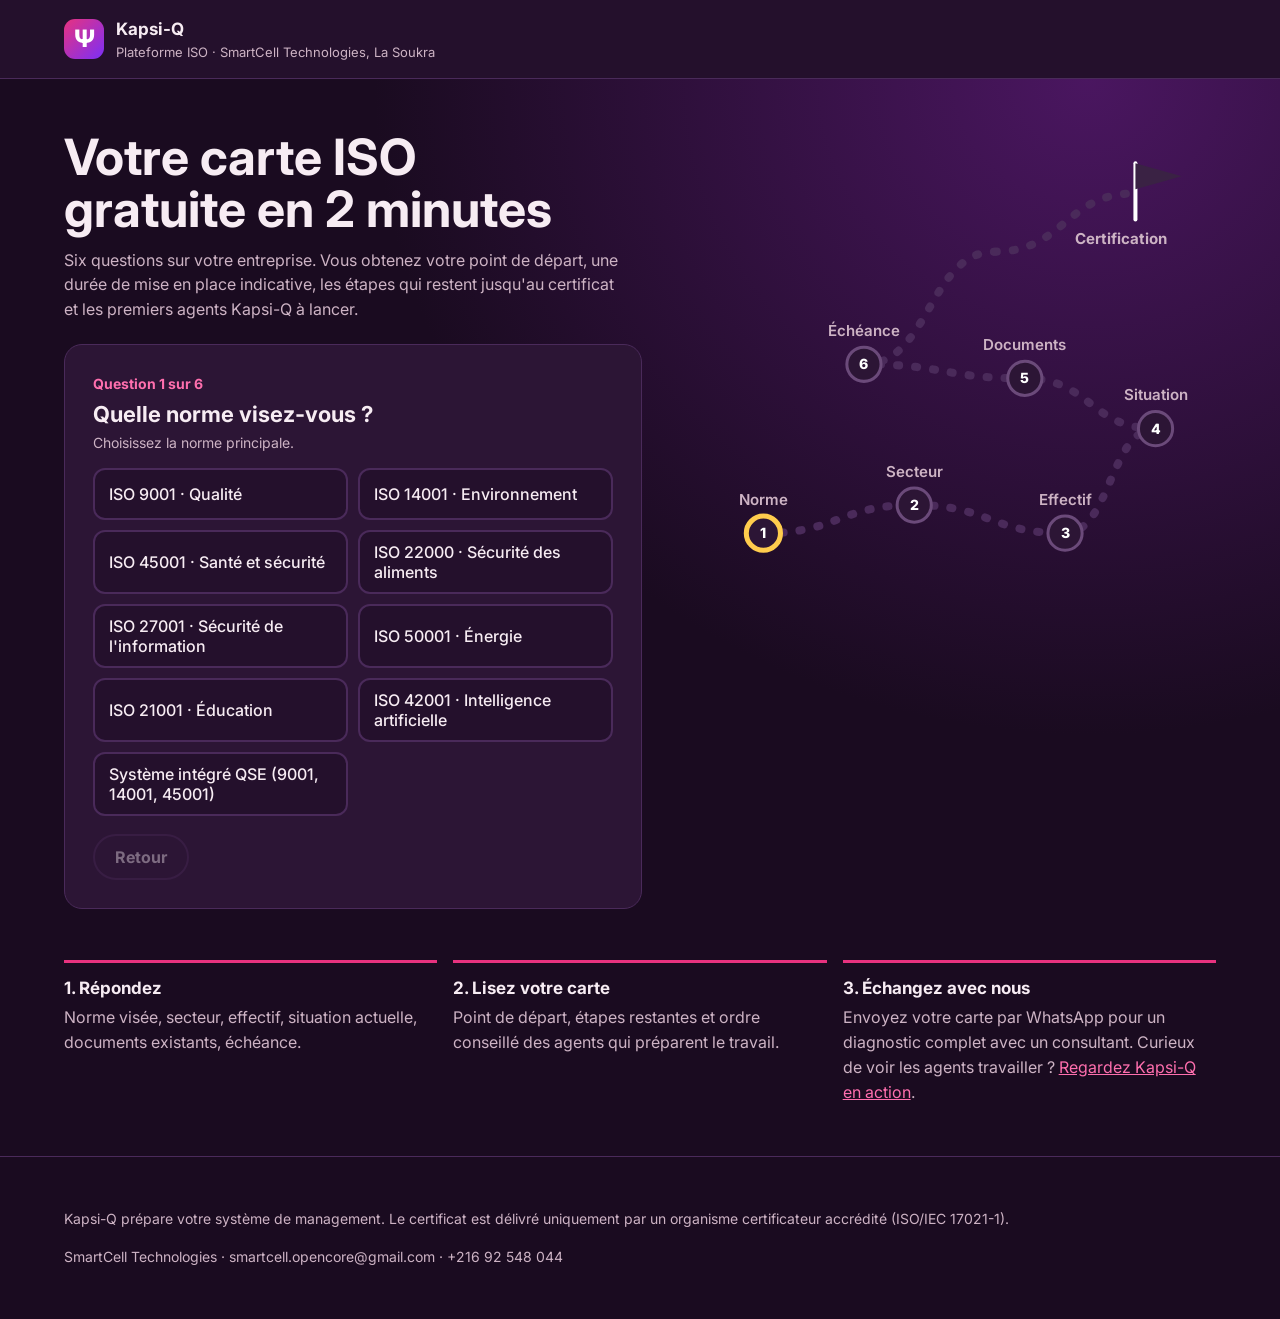
<file: carte-iso.html>
<!DOCTYPE html>
<html lang="fr">
<head>
<meta charset="utf-8">
<meta name="viewport" content="width=device-width, initial-scale=1">
<title>Carte ISO gratuite</title>
<link rel="preconnect" href="https://fonts.googleapis.com"><link rel="preconnect" href="https://fonts.gstatic.com" crossorigin>
<link href="https://fonts.googleapis.com/css2?family=Inter:wght@400;500;600;700;800&display=swap" rel="stylesheet">
<style>
/* VOICE: confident consultant, short sentences, honest about limits.
   IDEA: a route map to certification, each answer lights one milestone.
   PICTURE: winding route with 6 milestones and a certification flag, drawn live.
   COLOUR and TYPE: Kapsi-Q brand, deep plum ground, pink lead, violet support, gold for "done"; Inter.
   LAYOUT: question card left, route right; result replaces the card, route stays lit. */
:root{color-scheme:dark;--bg:#1a0b20;--bg2:#24102c;--card:#2c1535;--line:#4a2a5a;--ink:#f7ecf3;--mute:#cdb3c4;--pink:#e8327f;--pink2:#ff6fae;--vio:#7b2ff7;--gold:#ffcc4d}
:root[data-theme=light],:root[data-theme=dark]{color-scheme:dark}
*{box-sizing:border-box;min-width:0}
body{margin:0;background:var(--bg);color:var(--ink);font:16px/1.55 Inter,system-ui,sans-serif;overflow-x:clip}
a{color:var(--pink2)}
.band{padding:clamp(24px,4vw,56px) max(5vw,16px)}
.top{display:flex;align-items:center;gap:12px;padding:16px max(5vw,16px);border-bottom:1px solid var(--line);background:var(--bg2)}
.logo{width:40px;height:40px;border-radius:11px;display:grid;place-items:center;background:linear-gradient(135deg,var(--pink),var(--vio));font:800 24px/1 Inter;color:#fff}
.top b{font-size:17px}.top small{display:block;color:var(--mute);font-size:13px}
.hero{background:radial-gradient(90% 120% at 85% 0%,#4a1660 0%,var(--bg) 62%)}
.wrap{max-width:1240px;margin:0 auto;display:grid;grid-template-columns:minmax(0,1.05fr) minmax(0,.95fr);gap:clamp(20px,4vw,56px);align-items:start}
h1{font-size:clamp(32px,4.6vw,50px);line-height:1.05;margin:0 0 12px;text-wrap:balance}
.lede{color:var(--mute);max-width:56ch;margin:0 0 22px}
.card{background:var(--card);border:1px solid var(--line);border-radius:18px;padding:clamp(18px,3vw,28px)}
.step{color:var(--pink2);font-weight:700;font-size:14px}
.q{font-size:22px;font-weight:700;margin:6px 0 4px;line-height:1.25}
.hint{color:var(--mute);font-size:14px;margin:0 0 14px}
.opts{display:grid;grid-template-columns:repeat(auto-fill,minmax(190px,1fr));gap:10px}
.opt{display:flex;align-items:center;gap:10px;min-height:52px;padding:10px 14px;border-radius:12px;border:2px solid var(--line);background:#24102c;color:var(--ink);font:500 16px Inter,sans-serif;text-align:left;cursor:pointer}
.opt:hover{border-color:var(--pink)}.opt[aria-pressed=true],.opt[aria-checked=true]{border-color:var(--pink);background:#3a1440}
.opt .bx{flex:none;width:20px;height:20px;border-radius:6px;border:2px solid var(--mute);display:grid;place-items:center;font-size:13px}
.opt[aria-checked=true] .bx{background:var(--pink);border-color:var(--pink)}
.nav{display:flex;gap:10px;justify-content:space-between;margin-top:18px;flex-wrap:wrap}
.btn{min-height:46px;padding:0 20px;border-radius:999px;border:0;font:700 16px Inter,sans-serif;cursor:pointer;background:linear-gradient(90deg,var(--pink),var(--vio));color:#fff;display:inline-flex;align-items:center;gap:8px;text-decoration:none}
.btn.ghost{background:transparent;border:2px solid var(--line);color:var(--ink)}
.btn:disabled{opacity:.4;cursor:default}
:focus-visible{outline:3px solid var(--gold);outline-offset:2px}
.fig{position:relative;aspect-ratio:13/11}.fig svg{position:absolute;inset:0;width:100%;height:100%}
.route{fill:none;stroke:#4a2a5a;stroke-width:8;stroke-linecap:round;stroke-dasharray:2 16}
.route.lit{stroke:var(--pink);stroke-dasharray:none;filter:drop-shadow(0 0 6px rgba(232,50,127,.7))}
.ms circle{fill:#2c1535;stroke:#6b4a7a;stroke-width:3}.ms.on circle{fill:var(--pink);stroke:#fff}.ms.cur circle{stroke:var(--gold);stroke-width:5}
.ms text{font:600 15px Inter,sans-serif;fill:var(--mute)}.ms.on text{fill:#fff}.ms .n{font:800 14px Inter;fill:#fff;text-anchor:middle}
.flag path{fill:#3a2244}.flag.on path{fill:var(--gold)}
@media(prefers-reduced-motion:no-preference){.route.lit{transition:stroke .4s}}
.res{display:grid;gap:16px}
.kpis{display:grid;grid-template-columns:repeat(3,minmax(0,1fr));gap:12px}
.kpi{background:#24102c;border:1px solid var(--line);border-radius:14px;padding:14px}
.kpi b{display:block;font-size:clamp(26px,3.4vw,36px);line-height:1.1}.kpi span{color:var(--mute);font-size:14px}
.kpi.main b{color:var(--gold)}
.phases{list-style:none;margin:0;padding:0;display:grid;gap:6px}
.phases li{display:flex;gap:10px;align-items:center;padding:8px 12px;border-radius:10px;background:#24102c;border:1px solid var(--line)}
.phases li .d{flex:none;width:12px;height:12px;border-radius:50%;background:#6b4a7a}
.phases li.ok .d{background:var(--gold)}.phases li.next{border-color:var(--pink)}.phases li.next .d{background:var(--pink)}
.phases li em{margin-left:auto;font-style:normal;font-size:13px;color:var(--mute);white-space:nowrap}
.phases li.next em{color:var(--pink2);font-weight:700}
h2{font-size:20px;margin:0 0 10px}
.agents{display:grid;gap:10px}
.agent{display:grid;grid-template-columns:auto minmax(0,1fr);gap:4px 14px;padding:14px;border-radius:14px;background:#24102c;border:1px solid var(--line)}
.agent .num{grid-row:span 3;width:34px;height:34px;border-radius:10px;display:grid;place-items:center;background:linear-gradient(135deg,var(--pink),var(--vio));font-weight:800}
.agent small{color:var(--mute)}
.note{border-left:4px solid var(--gold);padding:10px 14px;background:#2a1a24;border-radius:0 10px 10px 0;color:var(--ink);font-size:15px}
.cta{background:linear-gradient(120deg,#3a1440,#2a1050);border:1px solid var(--pink);border-radius:18px;padding:20px}
.cta p{margin:6px 0 14px;color:var(--mute)}.cta .row{display:flex;gap:10px;flex-wrap:wrap;align-items:center}
.small{font-size:13px;color:var(--mute)}
.how{display:grid;grid-template-columns:repeat(3,minmax(0,1fr));gap:16px;max-width:1240px;margin:0 auto}
.how div{border-top:3px solid var(--pink);padding-top:12px}.how b{display:block;font-size:17px;margin-bottom:4px}.how p{margin:0;color:var(--mute)}
footer{border-top:1px solid var(--line);color:var(--mute);font-size:14px}
footer .in{max-width:1240px;margin:0 auto;display:flex;gap:16px;justify-content:space-between;flex-wrap:wrap}
@media(max-width:860px){.wrap{grid-template-columns:minmax(0,1fr)}.fig{max-width:420px;width:100%;margin:0 auto}}
@media(max-width:600px){.kpis,.how{grid-template-columns:minmax(0,1fr)}.opts{grid-template-columns:minmax(0,1fr)}.q{font-size:20px}}
</style>
</head>
<body>
<header class="top"><div class="logo" aria-hidden="true">Ψ</div><div><b>Kapsi-Q</b><small>Plateforme ISO · SmartCell Technologies, La Soukra</small></div></header>

<section class="band hero">
  <div class="wrap">
    <div>
      <h1>Votre carte ISO gratuite en 2 minutes</h1>
      <p class="lede">Six questions sur votre entreprise. Vous obtenez votre point de départ, une durée de mise en place indicative, les étapes qui restent jusqu'au certificat et les premiers agents Kapsi-Q à lancer.</p>
      <div class="card" id="app" aria-live="polite"></div>
    </div>
    <div class="fig" aria-hidden="true"><svg id="map" viewBox="0 0 520 440"></svg></div>
  </div>
</section>

<section class="band" style="padding-top:0">
  <div class="how">
    <div><b>1. Répondez</b><p>Norme visée, secteur, effectif, situation actuelle, documents existants, échéance.</p></div>
    <div><b>2. Lisez votre carte</b><p>Point de départ, étapes restantes et ordre conseillé des agents qui préparent le travail.</p></div>
    <div><b>3. Échangez avec nous</b><p>Envoyez votre carte par WhatsApp pour un diagnostic complet avec un consultant. Curieux de voir les agents travailler ? <a href="index.html">Regardez Kapsi-Q en action</a>.</p></div>
  </div>
</section>

<footer class="band"><div class="in"><span>Kapsi-Q prépare votre système de management. Le certificat est délivré uniquement par un organisme certificateur accrédité (ISO/IEC 17021-1).</span><span>SmartCell Technologies · smartcell.opencore@gmail.com · +216 92 548 044</span></div></footer>

<script>
{
const WA = "21692548044", MAIL = "smartcell.opencore@gmail.com";
const Q = [
  { id: "std", label: "Norme", t: "Quelle norme visez-vous ?", hint: "Choisissez la norme principale.", type: "one", opts: [
    ["9001", "ISO 9001 · Qualité"], ["14001", "ISO 14001 · Environnement"], ["45001", "ISO 45001 · Santé et sécurité"], ["22000", "ISO 22000 · Sécurité des aliments"],
    ["27001", "ISO 27001 · Sécurité de l'information"], ["50001", "ISO 50001 · Énergie"], ["21001", "ISO 21001 · Éducation"], ["42001", "ISO 42001 · Intelligence artificielle"], ["qse", "Système intégré QSE (9001, 14001, 45001)"]] },
  { id: "sec", label: "Secteur", t: "Dans quel secteur travaillez-vous ?", hint: "", type: "one", opts: [
    ["ind", "Industrie"], ["agro", "Agroalimentaire"], ["it", "Services et informatique"], ["sante", "Santé"], ["btp", "BTP"], ["edu", "Éducation et formation"], ["log", "Transport et logistique"], ["autre", "Autre"]] },
  { id: "size", label: "Effectif", t: "Combien de personnes travaillent dans l'organisme ?", hint: "Sur le périmètre à certifier.", type: "one", opts: [
    ["a", "1 à 10"], ["b", "11 à 50"], ["c", "51 à 250"], ["d", "Plus de 250"]] },
  { id: "sit", label: "Situation", t: "Où en êtes-vous aujourd'hui ?", hint: "", type: "one", opts: [
    ["rien", "Rien de formalisé"], ["quelques", "Quelques procédures écrites"], ["systeme", "Un système en place, pas encore certifié"], ["certifie", "Déjà certifié sur une autre norme ou version"]] },
  { id: "docs", label: "Documents", t: "Qu'avez-vous déjà ?", hint: "Cochez tout ce qui existe et est à jour. Aucun, c'est possible aussi.", type: "multi", opts: [
    ["politique", "Politique signée par la direction"], ["carto", "Cartographie des processus"], ["risques", "Registre des risques"], ["proc", "Procédures et instructions"],
    ["formation", "Plan de formation"], ["audit", "Audit interne réalisé"], ["revue", "Revue de direction tenue"]] },
  { id: "dead", label: "Échéance", t: "Pour quand voulez-vous le certificat ?", hint: "", type: "one", opts: [
    ["3", "Dans 3 mois"], ["6", "Dans 6 mois"], ["12", "Dans 12 mois"], ["0", "Pas de date fixée"]] },
];
const PTS = [[70, 400], [220, 372], [370, 400], [460, 296], [330, 246], [170, 232], [300, 120], [440, 62]];
const SPEC = {
  "9001": "Pour ISO 9001, l'auditeur regarde en priorité la satisfaction des clients, la maîtrise des processus et la revue de direction.",
  "14001": "Pour ISO 14001, le document central est l'analyse des aspects et impacts environnementaux, avec la veille réglementaire.",
  "45001": "Pour ISO 45001, partez de l'évaluation des risques professionnels (document unique) et de la consultation des travailleurs.",
  "22000": "Pour ISO 22000, le plan HACCP et les programmes prérequis sont le cœur du système.",
  "27001": "Pour ISO 27001, l'appréciation des risques et la déclaration d'applicabilité des 93 mesures sont indispensables.",
  "50001": "Pour ISO 50001, tout part de la revue énergétique, des usages énergétiques significatifs et des indicateurs de performance.",
  "21001": "Pour ISO 21001, l'auditeur regarde les besoins des apprenants, la conception des programmes et l'évaluation.",
  "42001": "Pour ISO 42001, il faut un inventaire des systèmes d'IA et une évaluation de leur impact.",
  "qse": "Un système intégré partage la politique, la revue de direction, l'audit interne et la maîtrise documentaire entre les trois normes.",
};
const SECT = { agro: ["22000", "Dans l'agroalimentaire, ISO 22000 est souvent la norme demandée par les clients."], it: ["27001", "Dans les services informatiques, ISO 27001 est souvent exigée par les donneurs d'ordre."], sante: ["45001", "Dans la santé, ISO 45001 complète utilement la qualité."], btp: ["45001", "Dans le BTP, la sécurité des chantiers (ISO 45001) est souvent décisive dans les appels d'offres."] };
const PHASES = [["Diagnostic des écarts", []], ["Contexte et risques", ["risques"]], ["Politique et processus", ["politique", "carto"]], ["Procédures et enregistrements", ["proc"]],
  ["Formation et sensibilisation", ["formation"]], ["Audit interne", ["audit"]], ["Revue de direction", ["revue"]], ["Actions correctives", ["audit"]], ["Audit à blanc", []], ["Certification par un organisme accrédité", []]];
const AG = {
  preuves: ["Analyste des preuves", "Vos dossiers et votre Drive", "La carte des preuves, exigence par exigence, et les cotations proposées"],
  qualite: ["Responsable qualité", "Le diagnostic et vos documents existants", "Politique, cartographie, registres, objectifs et procédures, prêts à valider"],
  formateur: ["Formateur", "Les rôles et les exigences de la norme", "Plan de formation, supports, quiz et feuilles d'émargement"],
  auditeur: ["Auditeur interne", "Les preuves et les documents validés", "Programme, grille cotée, rapport et non-conformités"],
  pilote: ["Pilote du système", "Tout l'avancement", "Indice de préparation, alertes et ordre du jour de la revue de direction"],
  certification: ["Pré-certification", "Le système complet", "Une simulation des étapes 1 et 2 de l'audit et les points bloquants"],
};
let A = { docs: [] }, i = 0;
try { const s = JSON.parse(localStorage.getItem("carteiso") || "null"); if (s && s.a) { A = s.a; i = s.i || 0; } } catch (e) {}
const save = () => { try { localStorage.setItem("carteiso", JSON.stringify({ a: A, i })); } catch (e) {} };
const $ = (q) => document.querySelector(q);
const esc = (t) => String(t).replace(/[&<>"']/g, (c) => ({ "&": "&amp;", "<": "&lt;", ">": "&gt;", '"': "&quot;", "'": "&#39;" }[c]));
const lab = (qid, v) => (Q.find((q) => q.id === qid).opts.find((o) => o[0] === v) || [, ""])[1];

function seg(a, b) { const mx = (a[0] + b[0]) / 2; return `M${a[0]},${a[1]} C${mx},${a[1]} ${mx},${b[1]} ${b[0]},${b[1]}`; }
function drawMap(done, cur) {
  let h = "";
  for (let k = 0; k < PTS.length - 1; k++) h += `<path d="${seg(PTS[k], PTS[k + 1])}" class="route ${k < done ? "lit" : ""}"/>`;
  PTS.slice(0, 6).forEach((p, k) => {
    const on = k < done;
    h += `<g class="ms ${on ? "on" : ""} ${k === cur ? "cur" : ""}"><circle cx="${p[0]}" cy="${p[1]}" r="17"/><text class="n" x="${p[0]}" y="${p[1] + 5}">${k + 1}</text>
      <text x="${p[0]}" y="${p[1] - 28}" text-anchor="middle">${esc(Q[k].label)}</text></g>`;
  });
  const f = PTS[7], fon = done >= 6;
  h += `<g class="flag ${fon ? "on" : ""}"><line x1="${f[0]}" y1="${f[1] + 26}" x2="${f[0]}" y2="${f[1] - 30}" stroke="#fff" stroke-width="4" stroke-linecap="round"/>
    <path d="M${f[0]},${f[1] - 30} l46,13 l-46,13 z"/><text x="${f[0] - 14}" y="${f[1] + 50}" text-anchor="middle" style="font:700 15px Inter;fill:${fon ? "#ffcc4d" : "#cdb3c4"}">Certification</text></g>`;
  $("#map").innerHTML = h;
}

function ask() {
  const q = Q[i], v = A[q.id];
  const multi = q.type === "multi";
  $("#app").innerHTML = `<div class="step">Question ${i + 1} sur ${Q.length}</div><div class="q" id="qt">${esc(q.t)}</div>${q.hint ? `<p class="hint">${esc(q.hint)}</p>` : `<p class="hint"></p>`}
    <div class="opts" role="${multi ? "group" : "radiogroup"}" aria-labelledby="qt">${q.opts.map(([k, t]) => multi
      ? `<button class="opt" role="checkbox" aria-checked="${A.docs.includes(k)}" data-k="${k}"><span class="bx" aria-hidden="true">${A.docs.includes(k) ? "✓" : ""}</span>${esc(t)}</button>`
      : `<button class="opt" aria-pressed="${v === k}" data-k="${k}">${esc(t)}</button>`).join("")}</div>
    <div class="nav"><button class="btn ghost" id="back" ${i ? "" : "disabled"}>Retour</button>${multi ? `<button class="btn" id="next">${A.docs.length ? "Continuer" : "Je n'ai aucun de ces documents"}</button>` : ""}</div>`;
  document.querySelectorAll(".opt").forEach((b) => b.addEventListener("click", () => {
    const k = b.dataset.k;
    if (multi) { A.docs = A.docs.includes(k) ? A.docs.filter((x) => x !== k) : [...A.docs, k]; save(); ask(); $(`.opt[data-k="${k}"]`).focus(); return; }
    A[q.id] = k; i++; save(); go();
  }));
  $("#back").addEventListener("click", () => { i = Math.max(0, i - 1); save(); go(); });
  if (multi) $("#next").addEventListener("click", () => { i++; save(); go(); });
  drawMap(i, i);
}

function result() {
  const has = (d) => A.docs.includes(d);
  const score = Math.min(90, { rien: 10, quelques: 25, systeme: 50, certifie: 65 }[A.sit] + 5 * A.docs.length);
  let months = { rien: 10, quelques: 8, systeme: 5, certifie: 4 }[A.sit] * { a: 0.7, b: 1, c: 1.2, d: 1.4 }[A.size] * (A.std === "qse" ? 1.35 : 1);
  months = Math.max(2, Math.round(months));
  const dl = +A.dead;
  const verdict = !dl ? "Fixez une date : un objectif daté aide à mobiliser l'équipe." : months <= dl ? "Échéance réaliste si vous démarrez maintenant." : months <= dl * 1.3 ? "Échéance serrée : à démarrer tout de suite." : "Échéance très serrée : réduisez le périmètre ou décalez la date.";
  const ph = PHASES.map(([n, d], k) => {
    const ok = k > 0 && d.length > 0 && d.every(has);
    const cls = k === 0 ? "next" : ok ? "ok" : "";
    return `<li class="${cls}"><span class="d" aria-hidden="true"></span>${esc(n)}<em>${ok ? "En place" : cls === "next" ? "Prochaine étape" : k === 9 ? "Organisme accrédité" : "À faire"}</em></li>`;
  }).join("");
  const order = [];
  order.push(A.docs.length >= 2 ? "preuves" : "qualite");
  order.push(A.docs.length >= 2 ? "qualite" : "preuves");
  if (!has("formation")) order.push("formateur");
  if (!has("audit")) order.push("auditeur");
  if (!has("revue")) order.push("pilote");
  if (has("audit") && has("revue") && has("formation")) order.push("certification");
  const first = order.slice(0, 3);
  const sect = SECT[A.sec] && SECT[A.sec][0] !== A.std && !(A.std === "qse" && SECT[A.sec][0] === "45001") ? SECT[A.sec][1] : "";
  const sum = `Bonjour SmartCell, voici ma carte ISO Kapsi-Q :\n- Norme : ${lab("std", A.std)}\n- Secteur : ${lab("sec", A.sec)}\n- Effectif : ${lab("size", A.size)}\n- Situation : ${lab("sit", A.sit)}\n- Documents : ${A.docs.length ? A.docs.map((d) => lab("docs", d)).join(", ") : "aucun"}\n- Échéance : ${lab("dead", A.dead)}\n- Point de départ estimé : ${score}/100, mise en place d'environ ${months} mois.\nJe souhaite un diagnostic complet.`;
  $("#app").innerHTML = `<div class="res">
    <div><div class="step">Votre carte ISO · ${esc(lab("std", A.std))}</div><div class="q">${esc(verdict)}</div></div>
    <div class="kpis"><div class="kpi main"><b>${score}<small style="font-size:16px">/100</small></b><span>Point de départ estimé</span></div>
      <div class="kpi"><b>≈ ${months} mois</b><span>Mise en place, indicatif</span></div>
      <div class="kpi"><b>${A.docs.length}/7</b><span>Documents clés en place</span></div></div>
    <div><h2>Votre route jusqu'au certificat</h2><ol class="phases">${ph}</ol></div>
    <div><h2>Les agents Kapsi-Q à lancer en premier</h2><div class="agents">${first.map((k, n) => `<div class="agent"><span class="num">${n + 1}</span><b>${esc(AG[k][0])}</b><small>Lit : ${esc(AG[k][1])}</small><small>Rend : ${esc(AG[k][2])}</small></div>`).join("")}</div>
      <p class="small">Chaque document produit par un agent est relu et validé par un consultant avant diffusion.</p></div>
    <div class="note">${esc(SPEC[A.std])}${sect ? " " + esc(sect) : ""}</div>
    <div class="cta"><b style="font-size:18px">Recevoir votre diagnostic complet</b><p>Envoyez votre carte à SmartCell : un consultant vous recontacte pour un diagnostic exigence par exigence.</p>
      <div class="row"><a class="btn" id="wa" href="https://wa.me/${WA}?text=${encodeURIComponent(sum)}" target="_blank" rel="noopener">Envoyer sur WhatsApp</a><button class="btn ghost" id="copy">Copier ma carte</button><span class="small" id="cpmsg" role="status"></span></div>
      <p class="small" style="margin:10px 0 0">Ou par e-mail : ${MAIL} · +216 92 548 044</p></div>
    <p class="small">Estimations indicatives calculées à partir de vos réponses, sans visite ni lecture de vos documents. Le certificat est délivré uniquement par un organisme certificateur accrédité. <button class="btn ghost" id="again" style="min-height:36px;padding:0 14px;font-size:14px;margin-left:6px">Recommencer</button></p></div>`;
  $("#copy").addEventListener("click", async () => { try { await navigator.clipboard.writeText(sum); $("#cpmsg").textContent = "Carte copiée."; } catch (e) { $("#cpmsg").textContent = "Copie impossible ici : utilisez WhatsApp."; } });
  $("#again").addEventListener("click", () => { A = { docs: [] }; i = 0; save(); go(); });
  drawMap(6, -1);
}

function go() { if (i >= Q.length) result(); else ask(); }
go();
}
</script>
</body>
</html>
</file>
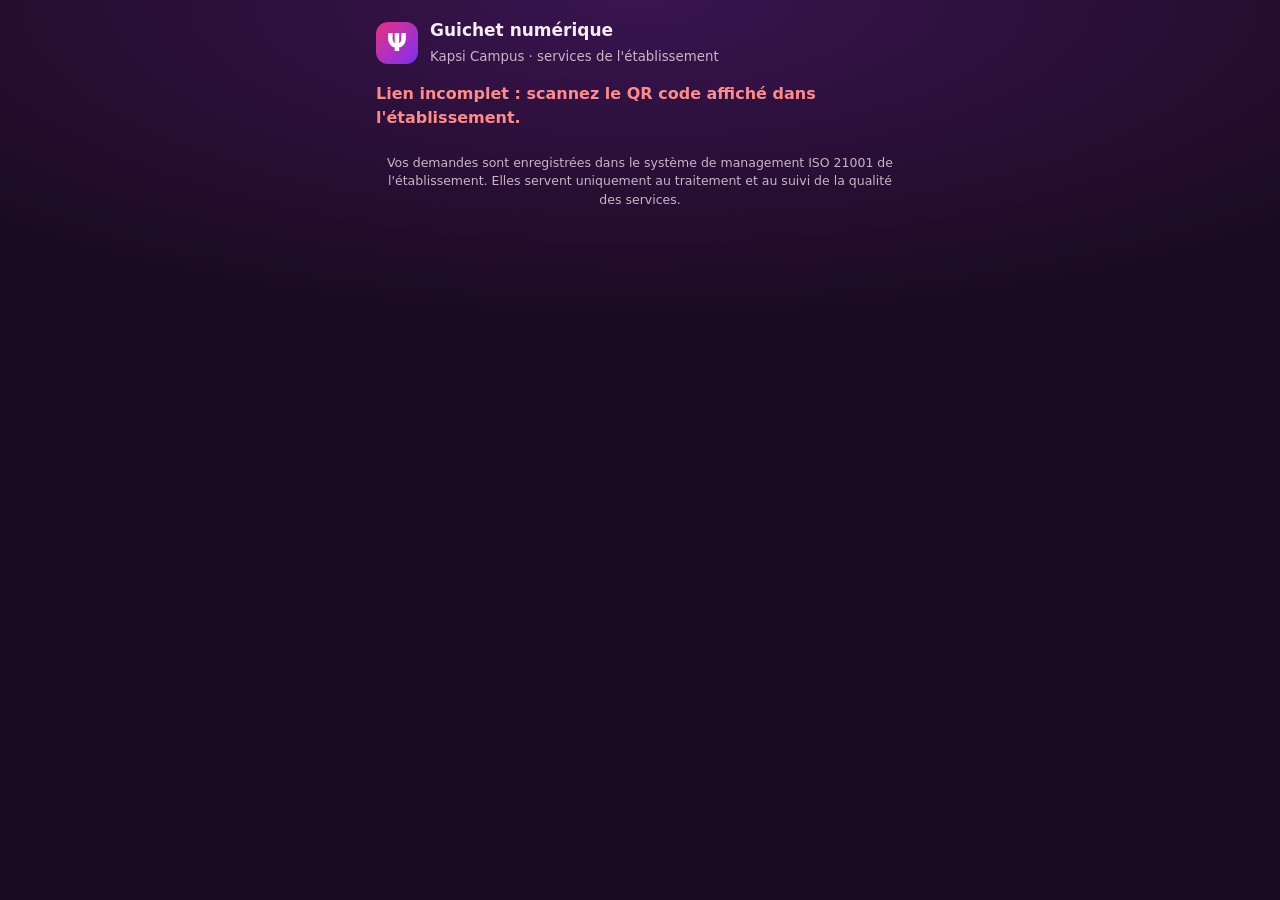
<file: app/static/guichet.html>
<!DOCTYPE html>
<html lang="fr">
<head>
<meta charset="utf-8">
<meta name="viewport" content="width=device-width, initial-scale=1, viewport-fit=cover">
<meta name="theme-color" content="#1a0b20">
<title>Guichet numérique</title>
<link rel="icon" href="/static/icons/icon.svg">
<style>
:root{--bg:#1a0b20;--card:#2c1535;--line:#4a2a5a;--ink:#f7ecf3;--mute:#cdb3c4;--pink:#e8327f;--vio:#7b2ff7;--gold:#ffcc4d;--ok:#4fd18b}
*{box-sizing:border-box;min-width:0}
body{margin:0;background:radial-gradient(120% 60% at 50% 0%,#3a1450,var(--bg) 60%);color:var(--ink);font:16px/1.5 system-ui,-apple-system,"Segoe UI",Roboto,sans-serif;min-height:100vh;padding:env(safe-area-inset-top) 0 env(safe-area-inset-bottom)}
.wrap{max-width:560px;margin:0 auto;padding:18px 16px 40px}
header{display:flex;gap:12px;align-items:center;margin-bottom:14px}
.logo{width:42px;height:42px;border-radius:12px;display:grid;place-items:center;background:linear-gradient(135deg,var(--pink),var(--vio));font:800 24px/1 system-ui;color:#fff;flex:none}
header b{display:block;font-size:17px}header small{color:var(--mute)}
h1{font-size:26px;line-height:1.15;margin:6px 0 4px}
p{margin:.4rem 0}.mute{color:var(--mute);font-size:14px}
.tiles{display:grid;grid-template-columns:repeat(2,minmax(0,1fr));gap:10px;margin:14px 0}
.tile{display:flex;flex-direction:column;align-items:flex-start;gap:4px;min-height:92px;padding:14px;border-radius:16px;border:2px solid var(--line);background:var(--card);color:var(--ink);font:600 15px/1.25 system-ui;text-align:left;cursor:pointer}
.tile span{font-size:22px}.tile small{font-weight:400;color:var(--mute);font-size:12.5px}.tile:hover,.tile:focus-visible{border-color:var(--pink)}
.tile.wide{grid-column:1/-1;min-height:64px;flex-direction:row;align-items:center}
.card{background:var(--card);border:1px solid var(--line);border-radius:18px;padding:18px;margin-top:12px}
label{display:block;font-weight:600;font-size:14px;margin:12px 0 4px}
input,select,textarea{width:100%;font:16px system-ui;padding:12px;border-radius:12px;border:2px solid var(--line);background:#1f0f26;color:var(--ink)}
input:focus,select:focus,textarea:focus{outline:none;border-color:var(--pink)}
textarea{min-height:96px;resize:vertical}
.btn{display:inline-flex;justify-content:center;align-items:center;gap:8px;min-height:50px;width:100%;margin-top:16px;border:0;border-radius:999px;background:linear-gradient(90deg,var(--pink),var(--vio));color:#fff;font:700 17px system-ui;cursor:pointer}
.btn.ghost{background:transparent;border:2px solid var(--line)}.btn:disabled{opacity:.5}
.row2{display:grid;grid-template-columns:1fr 1fr;gap:10px}
.ticket{font:800 30px/1 ui-monospace,Menlo,monospace;letter-spacing:.06em;color:var(--gold);margin:8px 0}
.steps{list-style:none;padding:0;margin:12px 0}.steps li{display:flex;gap:10px;align-items:center;padding:6px 0;color:var(--mute)}.steps li.on{color:var(--ink);font-weight:600}
.steps i{width:14px;height:14px;border-radius:50%;background:var(--line);flex:none}.steps li.on i{background:var(--pink)}
.err{color:#ff8a8a;font-weight:600}.ok{color:var(--ok);font-weight:600}
.mine{list-style:none;padding:0;margin:8px 0}.mine li{padding:8px 0;border-bottom:1px solid var(--line)}.mine button{background:none;border:0;color:var(--gold);font:600 15px system-ui;cursor:pointer;padding:0}
:focus-visible{outline:3px solid var(--gold);outline-offset:2px}
footer{margin-top:24px;color:var(--mute);font-size:12.5px;text-align:center}
</style>
</head>
<body>
<div class="wrap">
  <header><div class="logo" aria-hidden="true">Ψ</div><div><b id="ename">Guichet numérique</b><small>Kapsi Campus · services de l'établissement</small></div></header>
  <main id="app" aria-live="polite"></main>
  <footer>Vos demandes sont enregistrées dans le système de management ISO 21001 de l'établissement. Elles servent uniquement au traitement et au suivi de la qualité des services.</footer>
</div>
<script>
{
const P = new URLSearchParams(location.search);
let E = P.get("e"), CODE = P.get("code") || "", META = null;
const $ = (q) => document.querySelector(q);
const esc = (t) => String(t ?? "").replace(/[&<>"']/g, (c) => ({ "&": "&amp;", "<": "&lt;", ">": "&gt;", '"': "&quot;", "'": "&#39;" }[c]));
const store = { get(k, d) { try { return JSON.parse(localStorage.getItem(k)) ?? d; } catch (e) { return d; } }, set(k, v) { try { localStorage.setItem(k, JSON.stringify(v)); } catch (e) {} } };
const ICON = { "smoe:GSA-07:documents": "▤", "smoe:GSP-05:conventions": "✍", "smoe:EXD-06:reclamations_notes": "✎", "smoe:GVU-10:activites": "★", tirage: "⎙", intervention: "🔧︎", informatique: "⌨", vehicule: "⛟", salle: "▦", video: "▣", fourniture: "✎", stylos: "✐", cle: "⚷", nettoyage: "✧", archive: "▤" };
const EXTRA = {
  tirage: [["pages", "Nombre de pages", "number"], ["copies", "Nombre d'exemplaires", "number"], ["needed_by", "Pour le (48 h minimum)", "datetime-local"]],
  intervention: [["lieu", "Lieu (salle, bureau)", "text"], ["urgence", "Urgence", "select:Normale|Urgente"]],
  informatique: [["lieu", "Laboratoire ou bureau", "text"], ["poste", "Numéro du poste (si connu)", "text"]],
  vehicule: [["destination", "Destination", "text"], ["date", "Date et heure du départ", "datetime-local"], ["passagers", "Nombre de passagers", "number"]],
  salle: [["date", "Date et heure", "datetime-local"], ["duree", "Durée", "text"], ["participants", "Participants", "number"]],
  video: [["salle", "Salle", "text"], ["date", "Date et heure", "datetime-local"]],
  fourniture: [["articles", "Articles et quantités", "text"]], stylos: [["couleurs", "Couleurs", "text"]], cle: [["salle", "Salle ou local", "text"]],
  nettoyage: [["lieu", "Lieu", "text"]], archive: [["dossier", "Dossier recherché", "text"]],
};
async function api(path, body) {
  const r = await fetch(path, body ? { method: "POST", headers: { "Content-Type": "application/json" }, body: JSON.stringify(body) } : {});
  const j = await r.json().catch(() => ({}));
  if (!r.ok) throw new Error(typeof j.detail === "string" ? j.detail : "Erreur " + r.status);
  return j;
}
const fmt = (s) => s ? new Date(s.replace(" ", "T")).toLocaleString("fr-FR", { weekday: "short", day: "numeric", month: "short", hour: "2-digit", minute: "2-digit" }) : "—";

function login(msg) {
  $("#app").innerHTML = `<h1>Bienvenue</h1><p class="mute">Saisissez le code d'accès affiché dans les salles, ou scannez le QR code.</p>
    <div class="card"><label for="lc">Code d'accès</label><input id="lc" inputmode="numeric" autocomplete="off" value="${esc(CODE)}">${msg ? `<p class="err">${esc(msg)}</p>` : ""}<button class="btn" id="lok">Entrer</button></div>`;
  $("#lok").onclick = () => { CODE = $("#lc").value.trim(); start(); };
}
async function start() {
  if (!E) { $("#app").innerHTML = `<p class="err">Lien incomplet : scannez le QR code affiché dans l'établissement.</p>`; return; }
  if (!CODE) return login();
  try { META = await api(`/api/guichet/${E}?code=${encodeURIComponent(CODE)}`); } catch (e) { return login(e.message); }
  $("#ename").textContent = META.name;
  home();
}
function home() {
  const mine = store.get("kc_tickets_" + E, []);
  $("#app").innerHTML = `<h1>Que voulez-vous demander ?</h1><p class="mute">Votre demande arrive directement au bon service. Vous recevez un numéro de suivi.</p>
    <div class="tiles">${Object.entries(META.types).map(([k, t]) => `<button class="tile" data-t="${k}"><span aria-hidden="true">${ICON[k] || "•"}</span>${esc(t.label.replace("Demande de ", "").replace(/^./, (c) => c.toUpperCase()))}<small>${t.delay ? `Délai ${t.delay} j · ` : ""}${esc(t.form)}</small></button>`).join("")}
      <button class="tile wide" data-t="reclamation"><span aria-hidden="true">✉</span>&nbsp;Réclamation ou suggestion</button>
      <button class="tile wide" data-t="suivi"><span aria-hidden="true">⌕</span>&nbsp;Suivre une demande</button></div>
    ${mine.length ? `<div class="card"><b>Mes demandes sur ce téléphone</b><ul class="mine">${mine.slice(0, 8).map((m) => `<li><button data-tk="${esc(m.t)}">${esc(m.t)}</button> · ${esc(m.l)}</li>`).join("")}</ul></div>` : ""}`;
  document.querySelectorAll("[data-t]").forEach((b) => (b.onclick = () => b.dataset.t === "suivi" ? track() : b.dataset.t === "reclamation" ? complaint() : form(b.dataset.t)));
  document.querySelectorAll("[data-tk]").forEach((b) => (b.onclick = () => track(b.dataset.tk)));
}
const sfield = ([k, l, t]) => [k, l, t === "number" ? "number" : t === "date" ? "date" : t.startsWith("select:") ? t : "text"];
function field([k, l, t]) {
  if (t.startsWith("select:")) return `<label for="x_${k}">${l}</label><select id="x_${k}">${t.slice(7).split("|").map((o) => `<option>${o}</option>`).join("")}</select>`;
  return `<label for="x_${k}">${l}</label><input id="x_${k}" type="${t}" ${t === "number" ? 'min="1" inputmode="numeric"' : ""}>`;
}
function form(type) {
  const t = META.types[type], who = store.get("kc_who", {});
  $("#app").innerHTML = `<h1>${esc(t.label)}</h1><p class="mute">Formulaire ${esc(t.form)}${t.delay ? ` · traitement sous ${t.delay} jour(s)` : ""}.</p>
    <div class="card"><div class="row2"><div><label for="fn">${t.fields ? "Nom, prénom et numéro d'inscription" : "Nom et prénom"}</label><input id="fn" autocomplete="name" value="${esc(who.n || "")}"></div><div><label for="fd">${t.fields ? "Filière et niveau" : "Département ou service"}</label><input id="fd" value="${esc(who.d || "")}"></div></div>
      ${t.fields ? `<input id="fo" type="hidden" value="${esc(t.label)}">` : `<label for="fo">Objet</label><input id="fo" placeholder="${type === "tirage" ? "Ex. sujets d'examen, supports de TD" : "Décrivez votre besoin"}">`}
      ${(t.fields ? t.fields.map(sfield) : EXTRA[type] || []).map(field).join("")}
      ${type === "tirage" ? `<p class="mute">Règle de l'établissement : dépôt 48 heures à l'avance.</p>` : ""}
      <p class="err" id="fe"></p><button class="btn" id="fs">Envoyer la demande</button><button class="btn ghost" id="fb">Retour</button></div>`;
  $("#fb").onclick = home;
  $("#fs").onclick = async () => {
    const n = $("#fn").value.trim(), d = $("#fd").value.trim(), o = $("#fo").value.trim();
    if (!n || !o) { $("#fe").textContent = "Indiquez votre nom et l'objet de la demande."; return; }
    const details = {}; let needed = null, qty = 1;
    (t.fields || EXTRA[type] || []).forEach(([k]) => { const v = $("#x_" + k).value; if (!v) return; if (k === "needed_by") needed = v.replace("T", " "); else details[k] = v; });
    if (type === "tirage") qty = Math.max(1, +(details.copies || 1));
    if (details.urgence === "Urgente") details.urgence = "Urgente";
    $("#fs").disabled = true;
    try {
      const r = await api(`/api/guichet/${E}`, { code: CODE, kind: "demande", type, requester: n, dept: d, title: o + (details.urgence === "Urgente" ? " (urgent)" : ""), details, qty, needed_by: needed });
      store.set("kc_who", { n, d });
      const mine = store.get("kc_tickets_" + E, []); mine.unshift({ t: r.ticket, l: t.label }); store.set("kc_tickets_" + E, mine.slice(0, 20));
      done(r.ticket, `Votre demande est transmise au service ${r.service}. Échéance prévue : ${fmt(r.needed_by)}.`);
    } catch (e) { $("#fe").textContent = e.message; $("#fs").disabled = false; }
  };
}
function complaint() {
  $("#app").innerHTML = `<h1>Réclamation ou suggestion</h1><p class="mute">Elle est transmise au service concerné, avec une réponse sous 7 jours.</p>
    <div class="card"><label for="cs">Vous êtes</label><select id="cs"><option>Apprenant</option><option>Enseignant</option><option>Personnel</option><option>Parent</option><option>Visiteur</option></select>
      <label for="ct">Votre réclamation ou suggestion</label><textarea id="ct" placeholder="Décrivez le problème, le lieu et le moment"></textarea>
      <p class="err" id="ce"></p><button class="btn" id="cok">Envoyer</button><button class="btn ghost" id="cb">Retour</button></div>`;
  $("#cb").onclick = home;
  $("#cok").onclick = async () => {
    const t = $("#ct").value.trim(); if (t.length < 5) { $("#ce").textContent = "Décrivez la réclamation."; return; }
    $("#cok").disabled = true;
    try { const r = await api(`/api/guichet/${E}`, { code: CODE, kind: "reclamation", subject: t, source: $("#cs").value }); done(r.ticket, `Réclamation transmise au service ${r.service}. Réponse attendue avant le ${new Date(r.due).toLocaleDateString("fr-FR")}.`, true); }
    catch (e) { $("#ce").textContent = e.message; $("#cok").disabled = false; }
  };
}
function done(ticket, msg, isComplaint) {
  $("#app").innerHTML = `<div class="card" style="text-align:center"><p class="ok">✓ Enregistrée</p><p>Votre numéro de suivi</p><div class="ticket">${esc(ticket)}</div><p class="mute">${esc(msg)}</p>
    ${isComplaint ? "" : `<button class="btn" id="dt">Suivre cette demande</button>`}<button class="btn ghost" id="dh">Nouvelle demande</button></div>`;
  $("#dh").onclick = home; $("#dt")?.addEventListener("click", () => track(ticket));
}
async function track(t) {
  $("#app").innerHTML = `<h1>Suivre une demande</h1><div class="card"><label for="tt">Numéro de suivi</label><input id="tt" value="${esc(t || "")}" placeholder="D-2611-XXXX" autocapitalize="characters"><button class="btn" id="tg">Voir l'état</button><button class="btn ghost" id="tb">Retour</button><div id="tr"></div></div>`;
  $("#tb").onclick = home;
  const go = async () => {
    const v = $("#tt").value.trim().toUpperCase(); if (!v) return;
    try {
      const r = await api(`/api/guichet/${E}/ticket/${encodeURIComponent(v)}?code=${encodeURIComponent(CODE)}`);
      const order = r.statuses || ["Nouvelle", "Planifiée", "En cours", "Réalisée", "Réceptionnée"], k = order.indexOf(r.status);
      $("#tr").innerHTML = `<p style="margin-top:14px"><b>${esc(r.type_label)}</b> · ${esc(r.title)}</p><p class="mute">Service ${esc(r.service)} · échéance ${fmt(r.needed_by)}</p>
        ${["Refusée", "Rejetée"].includes(r.status) && !r.statuses ? `<p class="err">Demande refusée : contactez le service.</p>` : `<ol class="steps">${order.map((s, i) => `<li class="${i <= k ? "on" : ""}"><i></i>${s === "Réceptionnée" ? "Réceptionnée par vous" : s}</li>`).join("")}</ol>`}
        ${r.status === "Réalisée" ? `<p><b>Le service indique que c'est fait.</b> Confirmez la réception :</p><div class="row2"><button class="btn" data-s="1">✓ Reçu, satisfait</button><button class="btn ghost" data-s="0">Reçu, pas satisfait</button></div>` : ""}
        ${r.status === "Réceptionnée" ? `<p class="ok">Merci, réception confirmée${r.satisfied === 0 ? " (non satisfait : le service est informé)" : ""}.</p>` : ""}`;
      document.querySelectorAll("[data-s]").forEach((b) => (b.onclick = async () => { await api(`/api/guichet/${E}/ticket/${encodeURIComponent(v)}/receive`, { code: CODE, satisfied: b.dataset.s === "1" }); go(); }));
    } catch (e) { $("#tr").innerHTML = `<p class="err">${esc(e.message)}</p>`; }
  };
  $("#tg").onclick = go; if (t) go();
}
start();
}
</script>
</body>
</html>
</file>
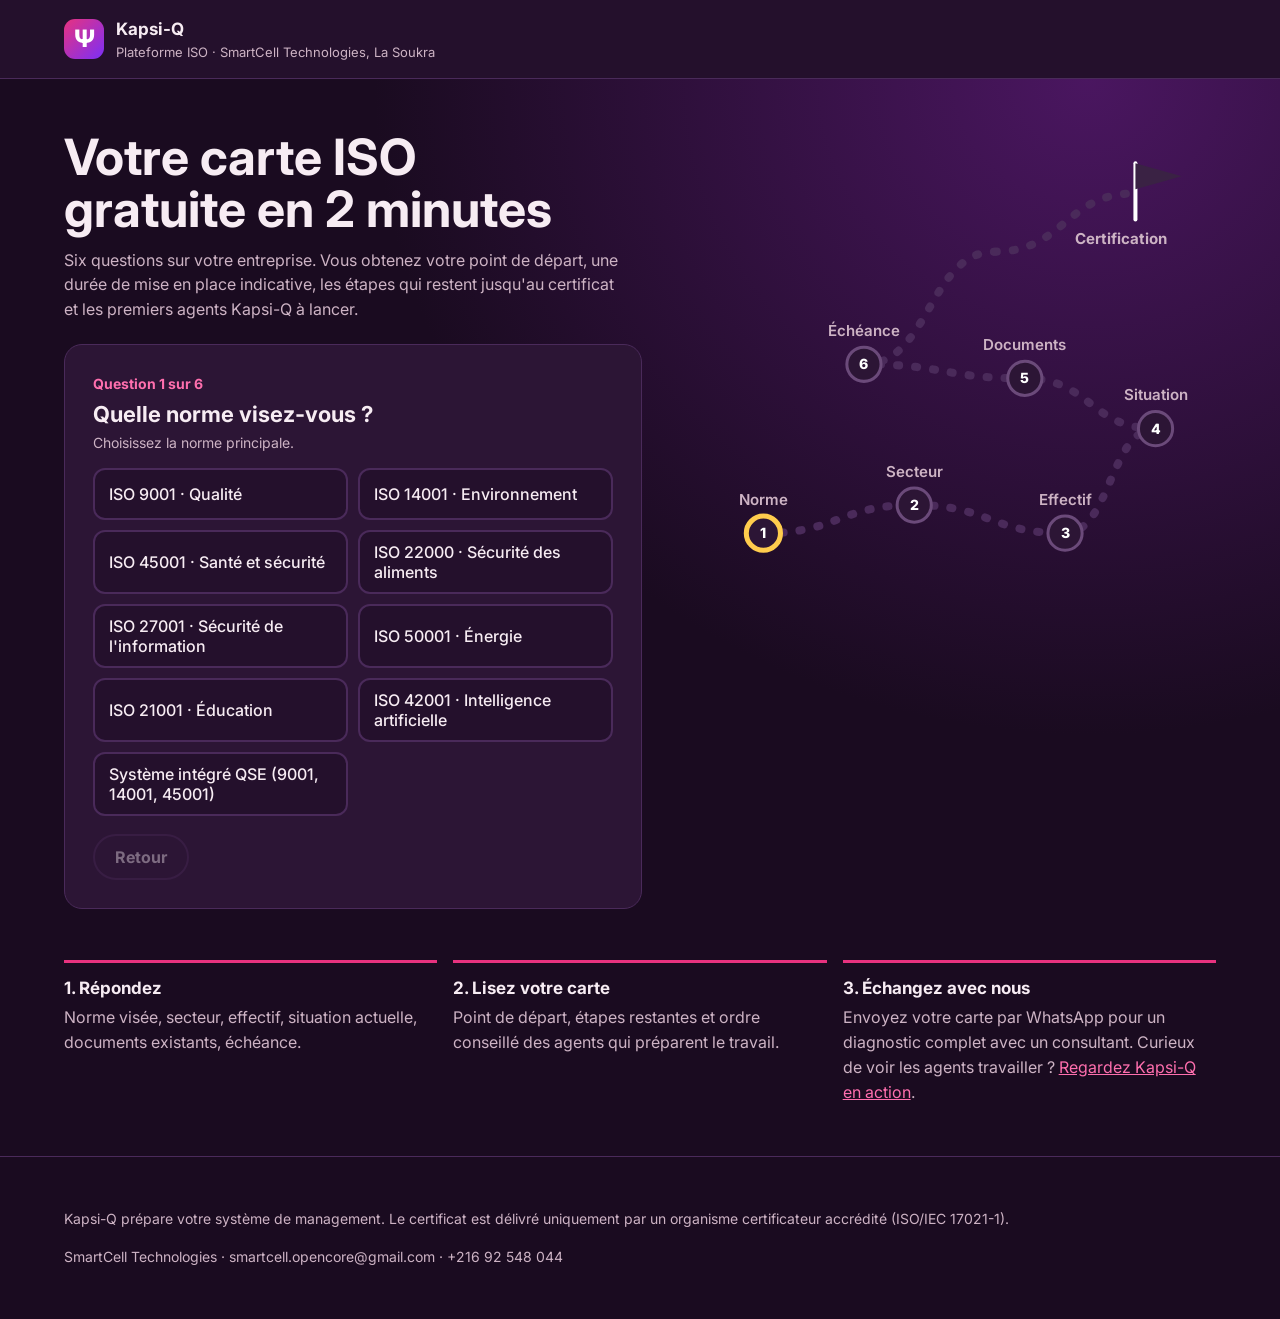
<file: docs/marketing/carte_iso.html>
<!DOCTYPE html>
<html lang="fr">
<head>
<meta charset="utf-8">
<meta name="viewport" content="width=device-width, initial-scale=1">
<title>Carte ISO gratuite</title>
<link rel="preconnect" href="https://fonts.googleapis.com"><link rel="preconnect" href="https://fonts.gstatic.com" crossorigin>
<link href="https://fonts.googleapis.com/css2?family=Inter:wght@400;500;600;700;800&display=swap" rel="stylesheet">
<style>
/* VOICE: confident consultant, short sentences, honest about limits.
   IDEA: a route map to certification, each answer lights one milestone.
   PICTURE: winding route with 6 milestones and a certification flag, drawn live.
   COLOUR and TYPE: Kapsi-Q brand, deep plum ground, pink lead, violet support, gold for "done"; Inter.
   LAYOUT: question card left, route right; result replaces the card, route stays lit. */
:root{color-scheme:dark;--bg:#1a0b20;--bg2:#24102c;--card:#2c1535;--line:#4a2a5a;--ink:#f7ecf3;--mute:#cdb3c4;--pink:#e8327f;--pink2:#ff6fae;--vio:#7b2ff7;--gold:#ffcc4d}
:root[data-theme=light],:root[data-theme=dark]{color-scheme:dark}
*{box-sizing:border-box;min-width:0}
body{margin:0;background:var(--bg);color:var(--ink);font:16px/1.55 Inter,system-ui,sans-serif;overflow-x:clip}
a{color:var(--pink2)}
.band{padding:clamp(24px,4vw,56px) max(5vw,16px)}
.top{display:flex;align-items:center;gap:12px;padding:16px max(5vw,16px);border-bottom:1px solid var(--line);background:var(--bg2)}
.logo{width:40px;height:40px;border-radius:11px;display:grid;place-items:center;background:linear-gradient(135deg,var(--pink),var(--vio));font:800 24px/1 Inter;color:#fff}
.top b{font-size:17px}.top small{display:block;color:var(--mute);font-size:13px}
.hero{background:radial-gradient(90% 120% at 85% 0%,#4a1660 0%,var(--bg) 62%)}
.wrap{max-width:1240px;margin:0 auto;display:grid;grid-template-columns:minmax(0,1.05fr) minmax(0,.95fr);gap:clamp(20px,4vw,56px);align-items:start}
h1{font-size:clamp(32px,4.6vw,50px);line-height:1.05;margin:0 0 12px;text-wrap:balance}
.lede{color:var(--mute);max-width:56ch;margin:0 0 22px}
.card{background:var(--card);border:1px solid var(--line);border-radius:18px;padding:clamp(18px,3vw,28px)}
.step{color:var(--pink2);font-weight:700;font-size:14px}
.q{font-size:22px;font-weight:700;margin:6px 0 4px;line-height:1.25}
.hint{color:var(--mute);font-size:14px;margin:0 0 14px}
.opts{display:grid;grid-template-columns:repeat(auto-fill,minmax(190px,1fr));gap:10px}
.opt{display:flex;align-items:center;gap:10px;min-height:52px;padding:10px 14px;border-radius:12px;border:2px solid var(--line);background:#24102c;color:var(--ink);font:500 16px Inter,sans-serif;text-align:left;cursor:pointer}
.opt:hover{border-color:var(--pink)}.opt[aria-pressed=true],.opt[aria-checked=true]{border-color:var(--pink);background:#3a1440}
.opt .bx{flex:none;width:20px;height:20px;border-radius:6px;border:2px solid var(--mute);display:grid;place-items:center;font-size:13px}
.opt[aria-checked=true] .bx{background:var(--pink);border-color:var(--pink)}
.nav{display:flex;gap:10px;justify-content:space-between;margin-top:18px;flex-wrap:wrap}
.btn{min-height:46px;padding:0 20px;border-radius:999px;border:0;font:700 16px Inter,sans-serif;cursor:pointer;background:linear-gradient(90deg,var(--pink),var(--vio));color:#fff;display:inline-flex;align-items:center;gap:8px;text-decoration:none}
.btn.ghost{background:transparent;border:2px solid var(--line);color:var(--ink)}
.btn:disabled{opacity:.4;cursor:default}
:focus-visible{outline:3px solid var(--gold);outline-offset:2px}
.fig{position:relative;aspect-ratio:13/11}.fig svg{position:absolute;inset:0;width:100%;height:100%}
.route{fill:none;stroke:#4a2a5a;stroke-width:8;stroke-linecap:round;stroke-dasharray:2 16}
.route.lit{stroke:var(--pink);stroke-dasharray:none;filter:drop-shadow(0 0 6px rgba(232,50,127,.7))}
.ms circle{fill:#2c1535;stroke:#6b4a7a;stroke-width:3}.ms.on circle{fill:var(--pink);stroke:#fff}.ms.cur circle{stroke:var(--gold);stroke-width:5}
.ms text{font:600 15px Inter,sans-serif;fill:var(--mute)}.ms.on text{fill:#fff}.ms .n{font:800 14px Inter;fill:#fff;text-anchor:middle}
.flag path{fill:#3a2244}.flag.on path{fill:var(--gold)}
@media(prefers-reduced-motion:no-preference){.route.lit{transition:stroke .4s}}
.res{display:grid;gap:16px}
.kpis{display:grid;grid-template-columns:repeat(3,minmax(0,1fr));gap:12px}
.kpi{background:#24102c;border:1px solid var(--line);border-radius:14px;padding:14px}
.kpi b{display:block;font-size:clamp(26px,3.4vw,36px);line-height:1.1}.kpi span{color:var(--mute);font-size:14px}
.kpi.main b{color:var(--gold)}
.phases{list-style:none;margin:0;padding:0;display:grid;gap:6px}
.phases li{display:flex;gap:10px;align-items:center;padding:8px 12px;border-radius:10px;background:#24102c;border:1px solid var(--line)}
.phases li .d{flex:none;width:12px;height:12px;border-radius:50%;background:#6b4a7a}
.phases li.ok .d{background:var(--gold)}.phases li.next{border-color:var(--pink)}.phases li.next .d{background:var(--pink)}
.phases li em{margin-left:auto;font-style:normal;font-size:13px;color:var(--mute);white-space:nowrap}
.phases li.next em{color:var(--pink2);font-weight:700}
h2{font-size:20px;margin:0 0 10px}
.agents{display:grid;gap:10px}
.agent{display:grid;grid-template-columns:auto minmax(0,1fr);gap:4px 14px;padding:14px;border-radius:14px;background:#24102c;border:1px solid var(--line)}
.agent .num{grid-row:span 3;width:34px;height:34px;border-radius:10px;display:grid;place-items:center;background:linear-gradient(135deg,var(--pink),var(--vio));font-weight:800}
.agent small{color:var(--mute)}
.note{border-left:4px solid var(--gold);padding:10px 14px;background:#2a1a24;border-radius:0 10px 10px 0;color:var(--ink);font-size:15px}
.cta{background:linear-gradient(120deg,#3a1440,#2a1050);border:1px solid var(--pink);border-radius:18px;padding:20px}
.cta p{margin:6px 0 14px;color:var(--mute)}.cta .row{display:flex;gap:10px;flex-wrap:wrap;align-items:center}
.small{font-size:13px;color:var(--mute)}
.how{display:grid;grid-template-columns:repeat(3,minmax(0,1fr));gap:16px;max-width:1240px;margin:0 auto}
.how div{border-top:3px solid var(--pink);padding-top:12px}.how b{display:block;font-size:17px;margin-bottom:4px}.how p{margin:0;color:var(--mute)}
footer{border-top:1px solid var(--line);color:var(--mute);font-size:14px}
footer .in{max-width:1240px;margin:0 auto;display:flex;gap:16px;justify-content:space-between;flex-wrap:wrap}
@media(max-width:860px){.wrap{grid-template-columns:minmax(0,1fr)}.fig{max-width:420px;width:100%;margin:0 auto}}
@media(max-width:600px){.kpis,.how{grid-template-columns:minmax(0,1fr)}.opts{grid-template-columns:minmax(0,1fr)}.q{font-size:20px}}
</style>
</head>
<body>
<header class="top"><div class="logo" aria-hidden="true">Ψ</div><div><b>Kapsi-Q</b><small>Plateforme ISO · SmartCell Technologies, La Soukra</small></div></header>

<section class="band hero">
  <div class="wrap">
    <div>
      <h1>Votre carte ISO gratuite en 2 minutes</h1>
      <p class="lede">Six questions sur votre entreprise. Vous obtenez votre point de départ, une durée de mise en place indicative, les étapes qui restent jusqu'au certificat et les premiers agents Kapsi-Q à lancer.</p>
      <div class="card" id="app" aria-live="polite"></div>
    </div>
    <div class="fig" aria-hidden="true"><svg id="map" viewBox="0 0 520 440"></svg></div>
  </div>
</section>

<section class="band" style="padding-top:0">
  <div class="how">
    <div><b>1. Répondez</b><p>Norme visée, secteur, effectif, situation actuelle, documents existants, échéance.</p></div>
    <div><b>2. Lisez votre carte</b><p>Point de départ, étapes restantes et ordre conseillé des agents qui préparent le travail.</p></div>
    <div><b>3. Échangez avec nous</b><p>Envoyez votre carte par WhatsApp pour un diagnostic complet avec un consultant. Curieux de voir les agents travailler ? <a href="https://claude.ai/artifact/MKgT3J5Nds8Pe2Y851m57k" target="_blank" rel="noopener">Regardez Kapsi-Q en action</a>.</p></div>
  </div>
</section>

<footer class="band"><div class="in"><span>Kapsi-Q prépare votre système de management. Le certificat est délivré uniquement par un organisme certificateur accrédité (ISO/IEC 17021-1).</span><span>SmartCell Technologies · smartcell.opencore@gmail.com · +216 92 548 044</span></div></footer>

<script>
{
const WA = "21692548044", MAIL = "smartcell.opencore@gmail.com";
const Q = [
  { id: "std", label: "Norme", t: "Quelle norme visez-vous ?", hint: "Choisissez la norme principale.", type: "one", opts: [
    ["9001", "ISO 9001 · Qualité"], ["14001", "ISO 14001 · Environnement"], ["45001", "ISO 45001 · Santé et sécurité"], ["22000", "ISO 22000 · Sécurité des aliments"],
    ["27001", "ISO 27001 · Sécurité de l'information"], ["50001", "ISO 50001 · Énergie"], ["21001", "ISO 21001 · Éducation"], ["42001", "ISO 42001 · Intelligence artificielle"], ["qse", "Système intégré QSE (9001, 14001, 45001)"]] },
  { id: "sec", label: "Secteur", t: "Dans quel secteur travaillez-vous ?", hint: "", type: "one", opts: [
    ["ind", "Industrie"], ["agro", "Agroalimentaire"], ["it", "Services et informatique"], ["sante", "Santé"], ["btp", "BTP"], ["edu", "Éducation et formation"], ["log", "Transport et logistique"], ["autre", "Autre"]] },
  { id: "size", label: "Effectif", t: "Combien de personnes travaillent dans l'organisme ?", hint: "Sur le périmètre à certifier.", type: "one", opts: [
    ["a", "1 à 10"], ["b", "11 à 50"], ["c", "51 à 250"], ["d", "Plus de 250"]] },
  { id: "sit", label: "Situation", t: "Où en êtes-vous aujourd'hui ?", hint: "", type: "one", opts: [
    ["rien", "Rien de formalisé"], ["quelques", "Quelques procédures écrites"], ["systeme", "Un système en place, pas encore certifié"], ["certifie", "Déjà certifié sur une autre norme ou version"]] },
  { id: "docs", label: "Documents", t: "Qu'avez-vous déjà ?", hint: "Cochez tout ce qui existe et est à jour. Aucun, c'est possible aussi.", type: "multi", opts: [
    ["politique", "Politique signée par la direction"], ["carto", "Cartographie des processus"], ["risques", "Registre des risques"], ["proc", "Procédures et instructions"],
    ["formation", "Plan de formation"], ["audit", "Audit interne réalisé"], ["revue", "Revue de direction tenue"]] },
  { id: "dead", label: "Échéance", t: "Pour quand voulez-vous le certificat ?", hint: "", type: "one", opts: [
    ["3", "Dans 3 mois"], ["6", "Dans 6 mois"], ["12", "Dans 12 mois"], ["0", "Pas de date fixée"]] },
];
const PTS = [[70, 400], [220, 372], [370, 400], [460, 296], [330, 246], [170, 232], [300, 120], [440, 62]];
const SPEC = {
  "9001": "Pour ISO 9001, l'auditeur regarde en priorité la satisfaction des clients, la maîtrise des processus et la revue de direction.",
  "14001": "Pour ISO 14001, le document central est l'analyse des aspects et impacts environnementaux, avec la veille réglementaire.",
  "45001": "Pour ISO 45001, partez de l'évaluation des risques professionnels (document unique) et de la consultation des travailleurs.",
  "22000": "Pour ISO 22000, le plan HACCP et les programmes prérequis sont le cœur du système.",
  "27001": "Pour ISO 27001, l'appréciation des risques et la déclaration d'applicabilité des 93 mesures sont indispensables.",
  "50001": "Pour ISO 50001, tout part de la revue énergétique, des usages énergétiques significatifs et des indicateurs de performance.",
  "21001": "Pour ISO 21001, l'auditeur regarde les besoins des apprenants, la conception des programmes et l'évaluation.",
  "42001": "Pour ISO 42001, il faut un inventaire des systèmes d'IA et une évaluation de leur impact.",
  "qse": "Un système intégré partage la politique, la revue de direction, l'audit interne et la maîtrise documentaire entre les trois normes.",
};
const SECT = { agro: ["22000", "Dans l'agroalimentaire, ISO 22000 est souvent la norme demandée par les clients."], it: ["27001", "Dans les services informatiques, ISO 27001 est souvent exigée par les donneurs d'ordre."], sante: ["45001", "Dans la santé, ISO 45001 complète utilement la qualité."], btp: ["45001", "Dans le BTP, la sécurité des chantiers (ISO 45001) est souvent décisive dans les appels d'offres."] };
const PHASES = [["Diagnostic des écarts", []], ["Contexte et risques", ["risques"]], ["Politique et processus", ["politique", "carto"]], ["Procédures et enregistrements", ["proc"]],
  ["Formation et sensibilisation", ["formation"]], ["Audit interne", ["audit"]], ["Revue de direction", ["revue"]], ["Actions correctives", ["audit"]], ["Audit à blanc", []], ["Certification par un organisme accrédité", []]];
const AG = {
  preuves: ["Analyste des preuves", "Vos dossiers et votre Drive", "La carte des preuves, exigence par exigence, et les cotations proposées"],
  qualite: ["Responsable qualité", "Le diagnostic et vos documents existants", "Politique, cartographie, registres, objectifs et procédures, prêts à valider"],
  formateur: ["Formateur", "Les rôles et les exigences de la norme", "Plan de formation, supports, quiz et feuilles d'émargement"],
  auditeur: ["Auditeur interne", "Les preuves et les documents validés", "Programme, grille cotée, rapport et non-conformités"],
  pilote: ["Pilote du système", "Tout l'avancement", "Indice de préparation, alertes et ordre du jour de la revue de direction"],
  certification: ["Pré-certification", "Le système complet", "Une simulation des étapes 1 et 2 de l'audit et les points bloquants"],
};
let A = { docs: [] }, i = 0;
try { const s = JSON.parse(localStorage.getItem("carteiso") || "null"); if (s && s.a) { A = s.a; i = s.i || 0; } } catch (e) {}
const save = () => { try { localStorage.setItem("carteiso", JSON.stringify({ a: A, i })); } catch (e) {} };
const $ = (q) => document.querySelector(q);
const esc = (t) => String(t).replace(/[&<>"']/g, (c) => ({ "&": "&amp;", "<": "&lt;", ">": "&gt;", '"': "&quot;", "'": "&#39;" }[c]));
const lab = (qid, v) => (Q.find((q) => q.id === qid).opts.find((o) => o[0] === v) || [, ""])[1];

function seg(a, b) { const mx = (a[0] + b[0]) / 2; return `M${a[0]},${a[1]} C${mx},${a[1]} ${mx},${b[1]} ${b[0]},${b[1]}`; }
function drawMap(done, cur) {
  let h = "";
  for (let k = 0; k < PTS.length - 1; k++) h += `<path d="${seg(PTS[k], PTS[k + 1])}" class="route ${k < done ? "lit" : ""}"/>`;
  PTS.slice(0, 6).forEach((p, k) => {
    const on = k < done;
    h += `<g class="ms ${on ? "on" : ""} ${k === cur ? "cur" : ""}"><circle cx="${p[0]}" cy="${p[1]}" r="17"/><text class="n" x="${p[0]}" y="${p[1] + 5}">${k + 1}</text>
      <text x="${p[0]}" y="${p[1] - 28}" text-anchor="middle">${esc(Q[k].label)}</text></g>`;
  });
  const f = PTS[7], fon = done >= 6;
  h += `<g class="flag ${fon ? "on" : ""}"><line x1="${f[0]}" y1="${f[1] + 26}" x2="${f[0]}" y2="${f[1] - 30}" stroke="#fff" stroke-width="4" stroke-linecap="round"/>
    <path d="M${f[0]},${f[1] - 30} l46,13 l-46,13 z"/><text x="${f[0] - 14}" y="${f[1] + 50}" text-anchor="middle" style="font:700 15px Inter;fill:${fon ? "#ffcc4d" : "#cdb3c4"}">Certification</text></g>`;
  $("#map").innerHTML = h;
}

function ask() {
  const q = Q[i], v = A[q.id];
  const multi = q.type === "multi";
  $("#app").innerHTML = `<div class="step">Question ${i + 1} sur ${Q.length}</div><div class="q" id="qt">${esc(q.t)}</div>${q.hint ? `<p class="hint">${esc(q.hint)}</p>` : `<p class="hint"></p>`}
    <div class="opts" role="${multi ? "group" : "radiogroup"}" aria-labelledby="qt">${q.opts.map(([k, t]) => multi
      ? `<button class="opt" role="checkbox" aria-checked="${A.docs.includes(k)}" data-k="${k}"><span class="bx" aria-hidden="true">${A.docs.includes(k) ? "✓" : ""}</span>${esc(t)}</button>`
      : `<button class="opt" aria-pressed="${v === k}" data-k="${k}">${esc(t)}</button>`).join("")}</div>
    <div class="nav"><button class="btn ghost" id="back" ${i ? "" : "disabled"}>Retour</button>${multi ? `<button class="btn" id="next">${A.docs.length ? "Continuer" : "Je n'ai aucun de ces documents"}</button>` : ""}</div>`;
  document.querySelectorAll(".opt").forEach((b) => b.addEventListener("click", () => {
    const k = b.dataset.k;
    if (multi) { A.docs = A.docs.includes(k) ? A.docs.filter((x) => x !== k) : [...A.docs, k]; save(); ask(); $(`.opt[data-k="${k}"]`).focus(); return; }
    A[q.id] = k; i++; save(); go();
  }));
  $("#back").addEventListener("click", () => { i = Math.max(0, i - 1); save(); go(); });
  if (multi) $("#next").addEventListener("click", () => { i++; save(); go(); });
  drawMap(i, i);
}

function result() {
  const has = (d) => A.docs.includes(d);
  const score = Math.min(90, { rien: 10, quelques: 25, systeme: 50, certifie: 65 }[A.sit] + 5 * A.docs.length);
  let months = { rien: 10, quelques: 8, systeme: 5, certifie: 4 }[A.sit] * { a: 0.7, b: 1, c: 1.2, d: 1.4 }[A.size] * (A.std === "qse" ? 1.35 : 1);
  months = Math.max(2, Math.round(months));
  const dl = +A.dead;
  const verdict = !dl ? "Fixez une date : un objectif daté aide à mobiliser l'équipe." : months <= dl ? "Échéance réaliste si vous démarrez maintenant." : months <= dl * 1.3 ? "Échéance serrée : à démarrer tout de suite." : "Échéance très serrée : réduisez le périmètre ou décalez la date.";
  const ph = PHASES.map(([n, d], k) => {
    const ok = k > 0 && d.length > 0 && d.every(has);
    const cls = k === 0 ? "next" : ok ? "ok" : "";
    return `<li class="${cls}"><span class="d" aria-hidden="true"></span>${esc(n)}<em>${ok ? "En place" : cls === "next" ? "Prochaine étape" : k === 9 ? "Organisme accrédité" : "À faire"}</em></li>`;
  }).join("");
  const order = [];
  order.push(A.docs.length >= 2 ? "preuves" : "qualite");
  order.push(A.docs.length >= 2 ? "qualite" : "preuves");
  if (!has("formation")) order.push("formateur");
  if (!has("audit")) order.push("auditeur");
  if (!has("revue")) order.push("pilote");
  if (has("audit") && has("revue") && has("formation")) order.push("certification");
  const first = order.slice(0, 3);
  const sect = SECT[A.sec] && SECT[A.sec][0] !== A.std && !(A.std === "qse" && SECT[A.sec][0] === "45001") ? SECT[A.sec][1] : "";
  const sum = `Bonjour SmartCell, voici ma carte ISO Kapsi-Q :\n- Norme : ${lab("std", A.std)}\n- Secteur : ${lab("sec", A.sec)}\n- Effectif : ${lab("size", A.size)}\n- Situation : ${lab("sit", A.sit)}\n- Documents : ${A.docs.length ? A.docs.map((d) => lab("docs", d)).join(", ") : "aucun"}\n- Échéance : ${lab("dead", A.dead)}\n- Point de départ estimé : ${score}/100, mise en place d'environ ${months} mois.\nJe souhaite un diagnostic complet.`;
  $("#app").innerHTML = `<div class="res">
    <div><div class="step">Votre carte ISO · ${esc(lab("std", A.std))}</div><div class="q">${esc(verdict)}</div></div>
    <div class="kpis"><div class="kpi main"><b>${score}<small style="font-size:16px">/100</small></b><span>Point de départ estimé</span></div>
      <div class="kpi"><b>≈ ${months} mois</b><span>Mise en place, indicatif</span></div>
      <div class="kpi"><b>${A.docs.length}/7</b><span>Documents clés en place</span></div></div>
    <div><h2>Votre route jusqu'au certificat</h2><ol class="phases">${ph}</ol></div>
    <div><h2>Les agents Kapsi-Q à lancer en premier</h2><div class="agents">${first.map((k, n) => `<div class="agent"><span class="num">${n + 1}</span><b>${esc(AG[k][0])}</b><small>Lit : ${esc(AG[k][1])}</small><small>Rend : ${esc(AG[k][2])}</small></div>`).join("")}</div>
      <p class="small">Chaque document produit par un agent est relu et validé par un consultant avant diffusion.</p></div>
    <div class="note">${esc(SPEC[A.std])}${sect ? " " + esc(sect) : ""}</div>
    <div class="cta"><b style="font-size:18px">Recevoir votre diagnostic complet</b><p>Envoyez votre carte à SmartCell : un consultant vous recontacte pour un diagnostic exigence par exigence.</p>
      <div class="row"><a class="btn" id="wa" href="https://wa.me/${WA}?text=${encodeURIComponent(sum)}" target="_blank" rel="noopener">Envoyer sur WhatsApp</a><button class="btn ghost" id="copy">Copier ma carte</button><span class="small" id="cpmsg" role="status"></span></div>
      <p class="small" style="margin:10px 0 0">Ou par e-mail : ${MAIL} · +216 92 548 044</p></div>
    <p class="small">Estimations indicatives calculées à partir de vos réponses, sans visite ni lecture de vos documents. Le certificat est délivré uniquement par un organisme certificateur accrédité. <button class="btn ghost" id="again" style="min-height:36px;padding:0 14px;font-size:14px;margin-left:6px">Recommencer</button></p></div>`;
  $("#copy").addEventListener("click", async () => { try { await navigator.clipboard.writeText(sum); $("#cpmsg").textContent = "Carte copiée."; } catch (e) { $("#cpmsg").textContent = "Copie impossible ici : utilisez WhatsApp."; } });
  $("#again").addEventListener("click", () => { A = { docs: [] }; i = 0; save(); go(); });
  drawMap(6, -1);
}

function go() { if (i >= Q.length) result(); else ask(); }
go();
}
</script>
</body>
</html>
</file>
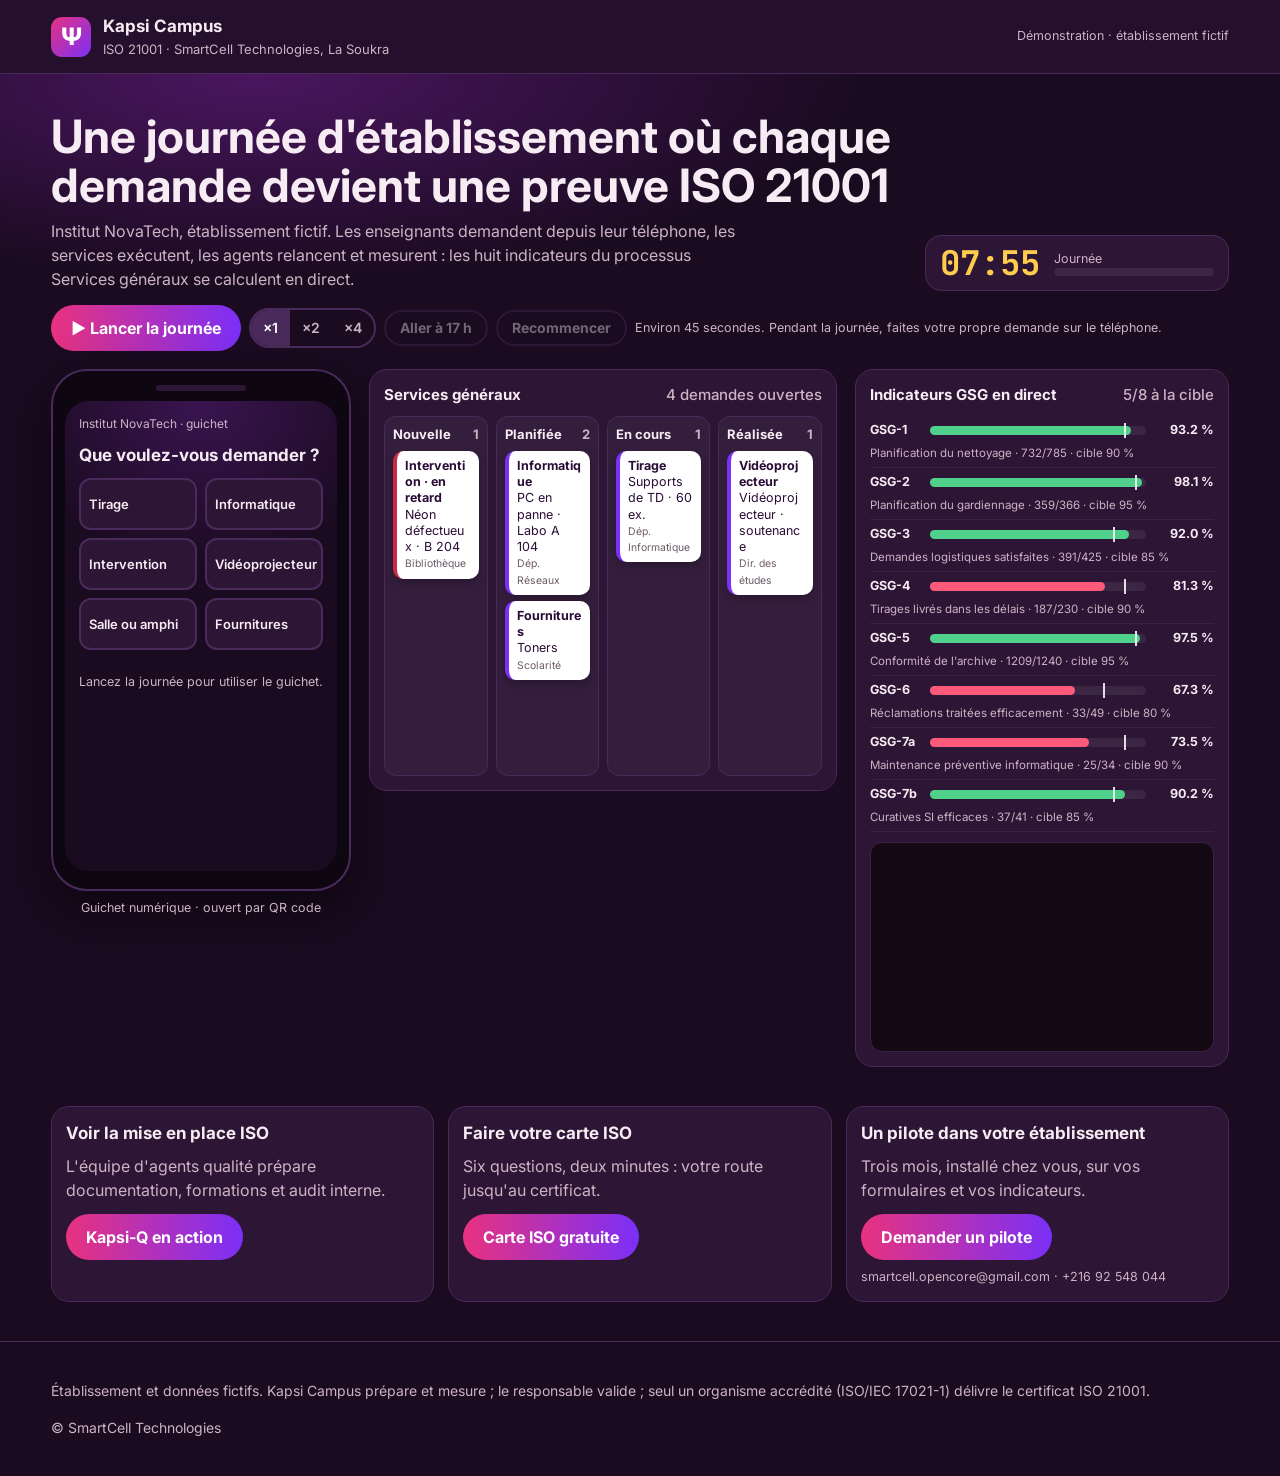
<file: docs/marketing/kapsi_campus_en_action.html>
<!DOCTYPE html>
<html lang="fr">
<head>
<meta charset="utf-8">
<meta name="viewport" content="width=device-width, initial-scale=1">
<title>Kapsi Campus en action</title>
<link rel="preconnect" href="https://fonts.googleapis.com"><link rel="preconnect" href="https://fonts.gstatic.com" crossorigin>
<link href="https://fonts.googleapis.com/css2?family=Inter:wght@400;500;600;700;800&family=JetBrains+Mono:wght@400;600&display=swap" rel="stylesheet">
<style>
/* VOICE: one day at an institute, told plainly; every figure belongs to a fictive establishment.
   IDEA: a request travels from a phone to a service to an ISO indicator, live.
   PICTURE: phone guichet, the services board and the eight GSG gauges, side by side, moving with a clock.
   COLOUR and TYPE: Kapsi brand: deep plum ground, pink lead, violet support, gold for agents; Inter + JetBrains Mono.
   LAYOUT: title and clock, then the stage (phone | board | gauges + agent journal), then the end-of-day summary and calls to action. */
:root{color-scheme:dark;--bg:#1a0b20;--bg2:#24102c;--card:#2c1535;--line:#4a2a5a;--ink:#f7ecf3;--mute:#cdb3c4;--pink:#e8327f;--pink2:#ff6fae;--vio:#7b2ff7;--gold:#ffcc4d;--ok:#4fd18b;--ko:#ff5a7a}
:root[data-theme=light],:root[data-theme=dark]{color-scheme:dark}
*{box-sizing:border-box;min-width:0}
body{margin:0;background:var(--bg);color:var(--ink);font:16px/1.5 Inter,system-ui,sans-serif;overflow-x:clip}
a{color:var(--pink2)}
.top{display:flex;align-items:center;gap:12px;padding:14px max(4vw,16px);border-bottom:1px solid var(--line);background:var(--bg2)}
.logo{width:40px;height:40px;border-radius:11px;display:grid;place-items:center;background:linear-gradient(135deg,var(--pink),var(--vio));font:800 24px/1 Inter;color:#fff;flex:none}
.top b{font-size:17px}.top small{display:block;color:var(--mute);font-size:13px}.top .sp{flex:1}
.band{padding:clamp(18px,3vw,40px) max(4vw,16px)}
.in{max-width:1320px;margin:0 auto}
.hero{background:radial-gradient(80% 120% at 20% 0%,#4a1660 0%,var(--bg) 60%);padding-bottom:10px}
.hrow{display:flex;gap:20px;align-items:flex-end;flex-wrap:wrap}
.hrow .t{flex:1 1 520px}
h1{font-size:clamp(30px,4.2vw,46px);line-height:1.05;margin:0 0 10px;text-wrap:balance}
.lede{color:var(--mute);max-width:70ch;margin:0}
.clock{display:flex;gap:14px;align-items:center;background:var(--card);border:1px solid var(--line);border-radius:16px;padding:10px 14px}
.clock b{font:700 34px/1 "JetBrains Mono",monospace;color:var(--gold);min-width:4.2ch}
.clock .bar{width:160px;height:8px;border-radius:4px;background:#3b2644;overflow:hidden}.clock .bar i{display:block;height:100%;width:0;background:linear-gradient(90deg,var(--pink),var(--gold))}
.ctl{display:flex;gap:8px;flex-wrap:wrap;align-items:center;margin-top:14px}
.btn{min-height:46px;padding:0 20px;border-radius:999px;border:0;font:700 16px Inter,sans-serif;cursor:pointer;background:linear-gradient(90deg,var(--pink),var(--vio));color:#fff;display:inline-flex;align-items:center;justify-content:center;gap:8px;text-decoration:none}
.btn.ghost{background:transparent;border:2px solid var(--line);color:var(--ink)}.btn.sm{min-height:36px;padding:0 14px;font-size:14px}.btn:disabled{opacity:.4;cursor:default}
.spd{display:inline-flex;border:2px solid var(--line);border-radius:999px;overflow:hidden}.spd button{background:none;border:0;color:var(--mute);font:600 14px Inter;min-height:36px;padding:0 12px;cursor:pointer}.spd button[aria-pressed=true]{background:var(--line);color:#fff}
:focus-visible{outline:3px solid var(--gold);outline-offset:2px}
.stage{display:grid;grid-template-columns:300px minmax(0,1.25fr) minmax(0,1fr);gap:18px;align-items:start}
.panel{background:var(--card);border:1px solid var(--line);border-radius:18px;padding:14px}
.panel h2{font-size:15px;margin:0 0 10px;display:flex;justify-content:space-between;gap:8px}.panel h2 span{color:var(--mute);font-weight:500}
.phone{background:#0e0610;border:2px solid #4a2a5a;border-radius:36px;padding:14px 12px 18px;box-shadow:0 20px 50px rgba(0,0,0,.5)}
.notch{width:90px;height:6px;border-radius:3px;background:#2c1535;margin:0 auto 10px}
.screen{background:radial-gradient(120% 60% at 50% 0%,#3a1450,#1a0b20 60%);border-radius:24px;min-height:470px;padding:14px;display:flex;flex-direction:column;gap:10px}
.screen .who{font-size:12px;color:var(--mute)}.screen h3{margin:0;font-size:17px}
.ptiles{display:grid;grid-template-columns:1fr 1fr;gap:8px}
.ptile{border:2px solid var(--line);background:var(--card);border-radius:12px;padding:8px;font:600 13px Inter;color:var(--ink);text-align:left;cursor:pointer;min-height:52px}
.ptile.hot{border-color:var(--pink);background:#3a1440}
.pform{display:grid;gap:8px}
.pform label{font-size:12.5px;font-weight:600}.pform select,.pform input{width:100%;font:16px Inter;padding:9px 10px;border-radius:10px;border:2px solid var(--line);background:#1f0f26;color:var(--ink)}
.ticket{font:800 22px/1 "JetBrains Mono",monospace;color:var(--gold);text-align:center;margin:8px 0}
.okmsg{color:var(--ok);font-weight:700;text-align:center}
.small{font-size:12.5px;color:var(--mute)}
.board{display:grid;grid-template-columns:repeat(4,minmax(0,1fr));gap:8px}
.col{background:rgba(255,255,255,.04);border:1px solid var(--line);border-radius:12px;padding:8px;min-height:360px}
.col h3{font-size:13px;margin:0 0 6px;display:flex;justify-content:space-between}.col h3 span{color:var(--mute)}
.card{background:#fff;color:#2a0c36;border-radius:10px;padding:7px 8px;margin-bottom:6px;font-size:12.5px;line-height:1.3;border-left:4px solid var(--vio);box-shadow:0 4px 10px rgba(0,0,0,.25)}
.card b{display:block;font-size:12.5px;overflow-wrap:anywhere}.card{overflow-wrap:anywhere}.card small{color:#6b5a66}.card.late{border-left-color:#c92a45}.card.mine{outline:3px solid var(--gold)}.card.rec{border-left-color:#1e7a4c}
@media(prefers-reduced-motion:no-preference){.card.fresh{animation:pop .45s ease-out}.kf{transition:width .6s}.log div{animation:pop .3s ease-out}}
@keyframes pop{from{opacity:0;transform:translateY(6px)}}
.k{display:grid;grid-template-columns:52px minmax(0,1fr) 60px;gap:8px;align-items:center;padding:5px 0;border-bottom:1px solid rgba(255,255,255,.06);font-size:12.5px}
.k b{font-size:12.5px}.k .kt{position:relative;height:9px;border-radius:5px;background:#3b2644}.k .kf{height:100%;border-radius:5px;background:var(--ok)}.k .kf.ko{background:var(--ko)}
.k .kt i{position:absolute;top:-3px;width:2px;height:15px;background:#fff;opacity:.85}.k .kv{text-align:right;font-weight:700}.k .kv.flash{color:var(--gold)}
.k .nm{grid-column:1/-1;color:var(--mute);font-size:11.5px;margin-top:-3px}
.log{height:210px;overflow:auto;background:#140812;border-radius:12px;padding:8px 10px;font:12px/1.45 "JetBrains Mono",monospace;margin-top:10px;border:1px solid #3a2244}
.log .a{color:var(--gold)}.log .w{color:#ffd27a}.log .o{color:#8ff0b8}.log .i{color:#f3dde8}.log .d{color:#cbb6ff}.log span{color:#9a8496;margin-right:6px}
.end{display:grid;grid-template-columns:repeat(4,minmax(0,1fr));gap:12px}
.end div{background:var(--card);border:1px solid var(--line);border-radius:14px;padding:12px}.end b{display:block;font-size:28px;line-height:1.1}.end span{font-size:13px;color:var(--mute)}
.docs{display:flex;flex-wrap:wrap;gap:6px;margin-top:12px}.chip{font-size:12.5px;padding:4px 8px;border-radius:8px;background:var(--bg2);border:1px solid var(--line)}.chip i{font-style:normal;font-weight:700;font-size:11px;padding:1px 6px;border-radius:6px;background:#b86e00;color:#fff;margin-left:6px}
.cta{display:grid;grid-template-columns:repeat(3,minmax(0,1fr));gap:14px}
.cta .panel{display:flex;flex-direction:column;gap:8px}.cta p{margin:0;color:var(--mute)}.cta .btn{align-self:flex-start;margin-top:4px}
.hide{display:none!important}
footer{border-top:1px solid var(--line);color:var(--mute);font-size:14px}footer .in{display:flex;gap:16px;justify-content:space-between;flex-wrap:wrap}
@media(max-width:1100px){.stage{grid-template-columns:280px minmax(0,1fr)}.gauges{grid-column:1/-1}}
@media(max-width:760px){.stage{grid-template-columns:minmax(0,1fr)}.phone{max-width:320px;margin:0 auto}.board{grid-template-columns:repeat(2,minmax(0,1fr))}.col{min-height:160px}.end{grid-template-columns:repeat(2,minmax(0,1fr))}.cta{grid-template-columns:minmax(0,1fr)}}
</style>
</head>
<body>
<header class="top"><div class="logo" aria-hidden="true">Ψ</div><div><b>Kapsi Campus</b><small>ISO 21001 · SmartCell Technologies, La Soukra</small></div><span class="sp"></span><span class="small">Démonstration · établissement fictif</span></header>

<section class="band hero"><div class="in">
  <div class="hrow">
    <div class="t"><h1>Une journée d'établissement où chaque demande devient une preuve ISO 21001</h1>
      <p class="lede">Institut NovaTech, établissement fictif. Les enseignants demandent depuis leur téléphone, les services exécutent, les agents relancent et mesurent : les huit indicateurs du processus Services généraux se calculent en direct.</p></div>
    <div class="clock" aria-live="off"><b id="clk">07:55</b><div><div class="small">Journée</div><div class="bar"><i id="clkbar"></i></div></div></div>
  </div>
  <div class="ctl"><button class="btn" id="go">▶ Lancer la journée</button><span class="spd" role="group" aria-label="Vitesse"><button data-s="1" aria-pressed="true">×1</button><button data-s="2" aria-pressed="false">×2</button><button data-s="4" aria-pressed="false">×4</button></span><button class="btn ghost sm" id="skip" disabled>Aller à 17 h</button><button class="btn ghost sm" id="reset" disabled>Recommencer</button><span class="small">Environ 45 secondes. Pendant la journée, faites votre propre demande sur le téléphone.</span></div>
</div></section>

<section class="band" style="padding-top:8px"><div class="in stage">
  <div>
    <div class="phone" aria-label="Guichet numérique sur téléphone"><div class="notch"></div><div class="screen" id="screen"></div></div>
    <p class="small" style="text-align:center;margin:8px 0 0">Guichet numérique · ouvert par QR code</p>
  </div>
  <div class="panel"><h2>Services généraux <span id="bsum">0 demande ouverte</span></h2>
    <div class="board" id="board"></div></div>
  <div class="panel gauges"><h2>Indicateurs GSG en direct <span id="ksum"></span></h2><div id="kpis"></div>
    <div class="log" id="log" aria-live="polite"></div></div>
</div></section>

<section class="band hide" id="endband" style="padding-top:0"><div class="in panel">
  <h2 style="font-size:20px">17 h : la journée est dans le système</h2>
  <div class="end" id="end"></div>
  <div class="docs" id="docs"></div>
  <p class="small" style="margin-top:10px">Documents produits par les agents au statut « À valider » : le responsable du processus relit et valide. Les indicateurs sous la cible ont chacun une action ouverte, avec un responsable et une échéance.</p>
</div></section>

<section class="band" style="padding-top:0"><div class="in cta">
  <div class="panel"><b style="font-size:17px">Voir la mise en place ISO</b><p>L'équipe d'agents qualité prépare documentation, formations et audit interne.</p><a class="btn" href="https://wabeel79-create.github.io/Agent/" target="_blank" rel="noopener">Kapsi-Q en action</a></div>
  <div class="panel"><b style="font-size:17px">Faire votre carte ISO</b><p>Six questions, deux minutes : votre route jusqu'au certificat.</p><a class="btn" href="https://wabeel79-create.github.io/Agent/carte-iso.html" target="_blank" rel="noopener">Carte ISO gratuite</a></div>
  <div class="panel"><b style="font-size:17px">Un pilote dans votre établissement</b><p>Trois mois, installé chez vous, sur vos formulaires et vos indicateurs.</p><a class="btn" id="wa" href="https://wa.me/21692548044?text=Bonjour%20SmartCell%2C%20j'ai%20vu%20la%20d%C3%A9mo%20Kapsi%20Campus%20et%20je%20souhaite%20un%20pilote." target="_blank" rel="noopener">Demander un pilote</a><p class="small">smartcell.opencore@gmail.com · +216 92 548 044</p></div>
</div></section>

<footer class="band"><div class="in"><span>Établissement et données fictifs. Kapsi Campus prépare et mesure ; le responsable valide ; seul un organisme accrédité (ISO/IEC 17021-1) délivre le certificat ISO 21001.</span><span>© SmartCell Technologies</span></div></footer>

<script>
{
const $ = (q) => document.querySelector(q);
const esc = (t) => String(t).replace(/[&<>"']/g, (c) => ({ "&": "&amp;", "<": "&lt;", ">": "&gt;", '"': "&quot;", "'": "&#39;" }[c]));
const COLS = ["Nouvelle", "Planifiée", "En cours", "Réalisée"];
const TYPES = [["tirage", "Tirage", "GSG-FR-03"], ["informatique", "Informatique", "GSG-FR-05"], ["intervention", "Intervention", "GSG-FR-05"], ["video", "Vidéoprojecteur", "GSG-FR-13"], ["salle", "Salle ou amphi", "GSG-FR-02"], ["fourniture", "Fournitures", "GSG-FR-08"]];
const KPI0 = [["GSG-1", "Planification du nettoyage", 732, 785, 90], ["GSG-2", "Planification du gardiennage", 359, 366, 95], ["GSG-3", "Demandes logistiques satisfaites", 391, 425, 85],
  ["GSG-4", "Tirages livrés dans les délais", 187, 230, 90], ["GSG-5", "Conformité de l'archive", 1209, 1240, 95], ["GSG-6", "Réclamations traitées efficacement", 33, 49, 80],
  ["GSG-7a", "Maintenance préventive informatique", 25, 34, 90], ["GSG-7b", "Curatives SI efficaces", 37, 41, 85]];
const BOARD0 = [[1, "informatique", "PC en panne · Labo A 104", "Dép. Réseaux", "Planifiée"], [2, "tirage", "Supports de TD · 60 ex.", "Dép. Informatique", "En cours"],
  [3, "fourniture", "Toners", "Scolarité", "Planifiée"], [4, "intervention", "Néon défectueux · B 204", "Bibliothèque", "Nouvelle", true], [5, "video", "Vidéoprojecteur · soutenance", "Dir. des études", "Réalisée"]];
// le scénario : [minutes depuis 08:00, action]
const PLAN = [
  [5, "log", "i", "Ouverture du guichet. 5 demandes en cours depuis hier, dont 1 en retard."],
  [10, "new", 6, "tirage", "Sujets d'examen · 120 ex.", "Dép. Mathématiques", "phone"],
  [20, "move", 6, "Nouvelle"],
  [30, "plan", "nettoyage", 5, 5],
  [35, "new", 7, "informatique", "Wi-Fi coupé · Labo C 102", "Club robotique", "phone"],
  [50, "agent", "Répartiteur des demandes", [["o", "2 nouvelles demandes affectées : Tirage → agent de tirage, Informatique → responsable SI."], ["w", "En retard : néon défectueux B 204, attendu hier. Relance envoyée au responsable maintenance."], ["i", "Sujets d'examen : échéance repoussée à 48 h (règle GSG-FR-03)."]], [[6, "Planifiée"], [7, "Planifiée"], [4, "Planifiée"]]],
  [70, "move", 1, "En cours"],
  [85, "complaint", "Les toilettes du bloc B ne sont pas propres", "Nettoyage"],
  [100, "move", 2, "Réalisée"],
  [110, "receive", 2, true, "tirage"],
  [125, "move", 7, "En cours"],
  [140, "new", 8, "salle", "Amphi B · conférence", "Dir. des études", "phone"],
  [150, "move", 4, "En cours"],
  [170, "curative", true, "Labo C 102 · point d'accès Wi-Fi remplacé"],
  [175, "move", 7, "Réalisée"],
  [185, "receive", 7, true, "logistique"],
  [200, "plan", "gardiennage", 1, 1],
  [215, "move", 1, "Réalisée"],
  [225, "receive", 5, true, "logistique"],
  [240, "agent", "Planificateur de maintenance", [["o", "41 maintenances préventives planifiées sur 6 mois (GSG-PL-04, 05, 06)."], ["w", "Climatisation bloc A : 6 pannes en 12 mois. Remplacement à étudier au budget."], ["d", "Document : planning de maintenance préventive du matériel informatique."]], []],
  [255, "preventive", 2, 2],
  [270, "new", 9, "fourniture", "Ramettes de papier", "Secrétariat général", "phone"],
  [285, "complaintClose", "Toilettes du bloc B nettoyées · réclamant informé"],
  [300, "move", 8, "Planifiée"], [305, "move", 9, "Planifiée"],
  [320, "move", 4, "Réalisée"], [330, "receive", 4, false, "logistique"],
  [345, "move", 3, "Réalisée"], [352, "receive", 3, true, "logistique"],
  [380, "move", 6, "En cours"],
  [410, "agent", "Tableau de bord", [["i", "8 indicateurs GSG recalculés à partir des registres du jour."], ["w", "Sous la cible : GSG-4 tirages, GSG-6 réclamations, GSG-7a maintenance préventive."], ["o", "3 actions ouvertes avec responsable et échéance à 30 jours."], ["d", "Document : tableau de bord des processus GSG-TAB-02."]], []],
  [440, "move", 6, "Réalisée"], [450, "receive", 6, true, "tirage"],
  [470, "plan", "nettoyage", 5, 4],
  [500, "agent", "Rapport annuel", [["d", "Document : rapport d'activités des services généraux, prêt pour la revue de direction."], ["o", "Journée close : registres, indicateurs et preuves à jour."]], []],
  [540, "end"],
];
let fresh = new Set(), board, kpi, mineId = 100, t = 0, pi = 0, speed = 1, timer = null, running = false, done = false, stats, docs, phoneState = "home";

function init() {
  board = BOARD0.map(([id, type, title, dept, st, late]) => ({ id, type, title, dept, st, late: !!late }));
  kpi = KPI0.map(([c, n, a, b, tg]) => ({ c, n, a, b, tg }));
  stats = { req: 0, done: 0, rec: 0, comp: 0, agents: 0 }; docs = [];
  t = 0; pi = 0; done = false;
  $("#log").innerHTML = ""; $("#endband").classList.add("hide"); setClock(); drawBoard(); drawKpi(); phone("home");
}
const hhmm = (m) => { const h = 8 + Math.floor(m / 60), mm = m % 60; return `${String(h).padStart(2, "0")}:${String(mm).padStart(2, "0")}`; };
function setClock() { $("#clk").textContent = t === 0 && !running ? "07:55" : hhmm(t); $("#clkbar").style.width = `${Math.min(100, t / 540 * 100)}%`; }
function log(k, m, who) { const d = document.createElement("div"); d.className = k; d.innerHTML = `<span>${hhmm(t)}</span>${who ? `<b>${esc(who)}</b> · ` : ""}${esc(m)}`; $("#log").append(d); $("#log").scrollTop = 1e6; }
function drawBoard() {
  $("#board").innerHTML = COLS.map((c) => { const L = board.filter((q) => q.st === c); return `<div class="col"><h3>${c}<span>${L.length}</span></h3>${L.map((q) => `<div class="card ${q.late ? "late" : ""} ${q.id >= 100 ? "mine" : ""} ${q.rec ? "rec" : ""} ${fresh.has(q.id) ? "fresh" : ""}"><b>${esc(TYPES.find((x) => x[0] === q.type)[1])}${q.late ? " · en retard" : ""}</b>${esc(q.title)}<br><small>${esc(q.dept)}${q.rec ? " · réceptionnée ✓" : ""}</small></div>`).join("")}</div>`; }).join("");
  fresh.clear();
  const open = board.filter((q) => q.st !== "Réalisée").length;
  $("#bsum").textContent = `${open} demande${open > 1 ? "s" : ""} ouverte${open > 1 ? "s" : ""}`;
}
function drawKpi(flash) {
  $("#kpis").innerHTML = kpi.map((k) => { const v = Math.round(1000 * k.a / k.b) / 10, ok = v >= k.tg;
    return `<div class="k"><b>${k.c}</b><div class="kt"><div class="kf ${ok ? "" : "ko"}" style="width:${v}%"></div><i style="left:${k.tg}%"></i></div><div class="kv ${flash === k.c ? "flash" : ""}">${v.toFixed(1)} %</div><div class="nm">${esc(k.n)} · ${k.a}/${k.b} · cible ${k.tg} %</div></div>`; }).join("");
  const ok = kpi.filter((k) => 100 * k.a / k.b >= k.tg).length;
  $("#ksum").textContent = `${ok}/8 à la cible`;
}
function bump(code, good) { const k = kpi.find((x) => x.c === code); k.b++; if (good) k.a++; drawKpi(code); }
function phone(state, data) {
  phoneState = state;
  const s = $("#screen");
  if (state === "home") {
    s.innerHTML = `<div class="who">Institut NovaTech · guichet</div><h3>Que voulez-vous demander ?</h3><div class="ptiles">${TYPES.map(([k, l]) => `<button class="ptile" data-pt="${k}">${esc(l)}</button>`).join("")}</div>
      <p class="small">${running ? "Touchez une case pour faire votre propre demande." : "Lancez la journée pour utiliser le guichet."}</p>`;
    s.querySelectorAll("[data-pt]").forEach((b) => b.addEventListener("click", () => { if (running) phone("form", b.dataset.pt); }));
  } else if (state === "auto") {
    const [type, title, dept] = data;
    s.innerHTML = `<div class="who">${esc(dept)}</div><h3>Nouvelle demande</h3><div class="ptiles">${TYPES.map(([k, l]) => `<div class="ptile ${k === type ? "hot" : ""}">${esc(l)}</div>`).join("")}</div><div class="pform"><label>Objet</label><input value="${esc(title)}" readonly></div><p class="okmsg">Envoi…</p>`;
  } else if (state === "form") {
    const ty = TYPES.find((x) => x[0] === data);
    s.innerHTML = `<div class="who">Vous</div><h3>${esc(ty[1])}</h3><form class="pform" id="pf"><label for="po">Objet</label><input id="po" maxlength="60" placeholder="Ex. supports de TP" required>
      <label for="pd">Département ou service</label><input id="pd" maxlength="40" value="Mon département"><p class="small">Formulaire ${esc(ty[2])}${data === "tirage" ? " · dépôt 48 h à l'avance" : ""}</p>
      <button class="btn" type="submit">Envoyer la demande</button><button class="btn ghost sm" type="button" id="pc">Annuler</button></form>`;
    $("#pc").addEventListener("click", () => phone("home"));
    $("#pf").addEventListener("submit", (e) => { e.preventDefault(); const o = $("#po").value.trim() || "Ma demande"; const id = ++mineId;
      fresh.add(id); board.push({ id, type: data, title: o, dept: $("#pd").value.trim() || "Mon département", st: "Nouvelle", mine: true }); stats.req++; drawBoard();
      log("i", `Votre demande « ${o} » arrive au service (ticket D-2611-${id}).`, "Guichet");
      phone("ticket", [`D-2611-${id}`, "Votre demande est transmise au bon service. Regardez-la avancer sur le tableau."]);
      const at = t;
      PLAN.push([at + 25, "move", id, "Planifiée"], [at + 60, "move", id, "En cours"], [at + 110, "move", id, "Réalisée"], [at + 125, "receive", id, true, data === "tirage" ? "tirage" : "logistique"]);
      PLAN.sort((a, b) => a[0] - b[0]); pi = PLAN.findIndex((p) => p[0] > t); if (pi < 0) pi = PLAN.length; });
    $("#po").focus();
  } else if (state === "ticket") {
    s.innerHTML = `<div class="who">Guichet</div><p class="okmsg">✓ Enregistrée</p><p style="text-align:center;margin:0">Numéro de suivi</p><div class="ticket">${esc(data[0])}</div><p class="small" style="text-align:center">${esc(data[1])}</p><button class="btn ghost sm" id="ph">Nouvelle demande</button>`;
    $("#ph").addEventListener("click", () => phone("home"));
  } else if (state === "receive") {
    s.innerHTML = `<div class="who">${esc(data[1])}</div><h3>C'est fait ?</h3><p class="small">Le service indique que votre demande « ${esc(data[0])} » est réalisée.</p><div class="ptile hot">${data[2] ? "✓ Reçu, satisfait" : "Reçu, pas satisfait"}</div><p class="small">Cette confirmation est la preuve des indicateurs GSG-3 et GSG-4.</p>`;
  } else if (state === "complaint") {
    s.innerHTML = `<div class="who">Apprenant</div><h3>Réclamation</h3><div class="pform"><input value="${esc(data[0])}" readonly></div><p class="okmsg">✓ Transmise au service ${esc(data[1])}</p><p class="small" style="text-align:center">Réponse sous 7 jours · R-2611-0${stats.comp}</p>`;
  }
}
function step(fast) {
  while (pi < PLAN.length && PLAN[pi][0] <= t) { act(PLAN[pi++], fast); if (done) return; }
}
function act(p, fast) {
  const [, kind] = p;
  if (kind === "log") log(p[2], p[3]);
  else if (kind === "new") { const [, , id, type, title, dept] = p; board.push({ id, type, title, dept, st: "Nouvelle" }); fresh.add(id); stats.req++; if (!fast) phone("auto", [type, title, dept]); log("i", `${TYPES.find((x) => x[0] === type)[1]} : « ${title} » (${dept}).`, "Guichet"); if (!fast) setTimeout(() => phoneState === "auto" && phone("home"), 1400 / speed); }
  else if (kind === "move") { const q = board.find((x) => x.id === p[2]); if (q) { q.st = p[3]; fresh.add(q.id); if (p[3] === "Réalisée") { stats.done++; log("o", `Réalisée : ${q.title}.`, "Service"); } } }
  else if (kind === "receive") { const q = board.find((x) => x.id === p[2]); if (q) { q.rec = true; fresh.add(q.id); stats.rec++; if (!fast) phone("receive", [q.title, q.dept, p[3]]); bump(p[4] === "tirage" ? "GSG-4" : "GSG-3", p[3]); log(p[3] ? "o" : "w", `Réception ${p[3] ? "confirmée, satisfait" : "confirmée, pas satisfait"} : ${q.title}. Indicateur ${p[4] === "tirage" ? "GSG-4" : "GSG-3"} mis à jour.`, q.dept); if (!fast) setTimeout(() => phoneState === "receive" && phone("home"), 1600 / speed); } }
  else if (kind === "plan") { const k = p[2] === "nettoyage" ? "GSG-1" : "GSG-2"; for (let i = 0; i < p[3]; i++) bump(k, i < p[4]); log(p[4] === p[3] ? "o" : "w", `Planning de ${p[2]} : ${p[4]}/${p[3]} tâches cochées.`, "Équipe"); }
  else if (kind === "preventive") { for (let i = 0; i < p[2]; i++) bump("GSG-7a", i < p[3]); log("o", `${p[3]} maintenance(s) préventive(s) réalisée(s), ajoutée(s) aux fiches de vie.`, "Informatique"); }
  else if (kind === "curative") { bump("GSG-7b", p[2]); log("o", `Intervention curative efficace : ${p[3]}.`, "Informatique"); }
  else if (kind === "complaint") { stats.comp++; if (!fast) phone("complaint", [p[2], p[3]]); log("w", `Réclamation « ${p[2]} » → affectée automatiquement au service ${p[3]}.`, "Guichet"); if (!fast) setTimeout(() => phoneState === "complaint" && phone("home"), 1800 / speed); }
  else if (kind === "complaintClose") { bump("GSG-6", true); log("o", `Réclamation clôturée dans le délai : ${p[2]}.`, "Nettoyage"); }
  else if (kind === "agent") { stats.agents++; log("a", "démarre", `Agent ${p[2]}`); p[3].forEach(([k, m]) => { log(k, m); if (k === "d") docs.push(m.replace("Document : ", "")); }); p[4].forEach(([id, st]) => { const q = board.find((x) => x.id === id); if (q) { q.st = st; fresh.add(id); if (id === 4) q.late = true; } }); }
  else if (kind === "end") finish();
  if (!fast) drawBoard();
}
function tick() {
  if (!running) return;
  t += 2; setClock(); step(false);
  if (!done) timer = setTimeout(tick, 160 / speed);
}
function finish() {
  done = true; running = false; clearTimeout(timer); t = 540; setClock(); drawBoard(); phone("home");
  $("#go").disabled = true; $("#skip").disabled = true; $("#reset").disabled = false;
  const ok = kpi.filter((k) => 100 * k.a / k.b >= k.tg).length;
  $("#end").innerHTML = `<div><b>${stats.req}</b><span>demandes reçues au guichet</span></div><div><b>${stats.done}</b><span>demandes réalisées</span></div><div><b>${stats.rec}</b><span>réceptions confirmées par les demandeurs</span></div><div><b>${ok}/8</b><span>indicateurs GSG à la cible · 3 actions ouvertes</span></div>`;
  $("#docs").innerHTML = docs.map((d) => `<span class="chip">${esc(d)}<i>À valider</i></span>`).join("");
  $("#endband").classList.remove("hide");
}
$("#go").addEventListener("click", () => { if (done) init(); running = true; $("#go").disabled = true; $("#skip").disabled = false; $("#reset").disabled = false; phone("home"); log("a", "La journée commence.", "Kapsi Campus"); tick(); });
$("#skip").addEventListener("click", () => { running = false; clearTimeout(timer); t = 540; while (pi < PLAN.length) { act(PLAN[pi++], true); if (done) break; } drawBoard(); drawKpi(); });
$("#reset").addEventListener("click", () => { running = false; clearTimeout(timer); init(); $("#go").disabled = false; $("#skip").disabled = true; $("#reset").disabled = true; });
document.querySelectorAll(".spd button").forEach((b) => b.addEventListener("click", () => { speed = +b.dataset.s; document.querySelectorAll(".spd button").forEach((x) => x.setAttribute("aria-pressed", x === b)); }));
init();
}
</script>
</body>
</html>
</file>
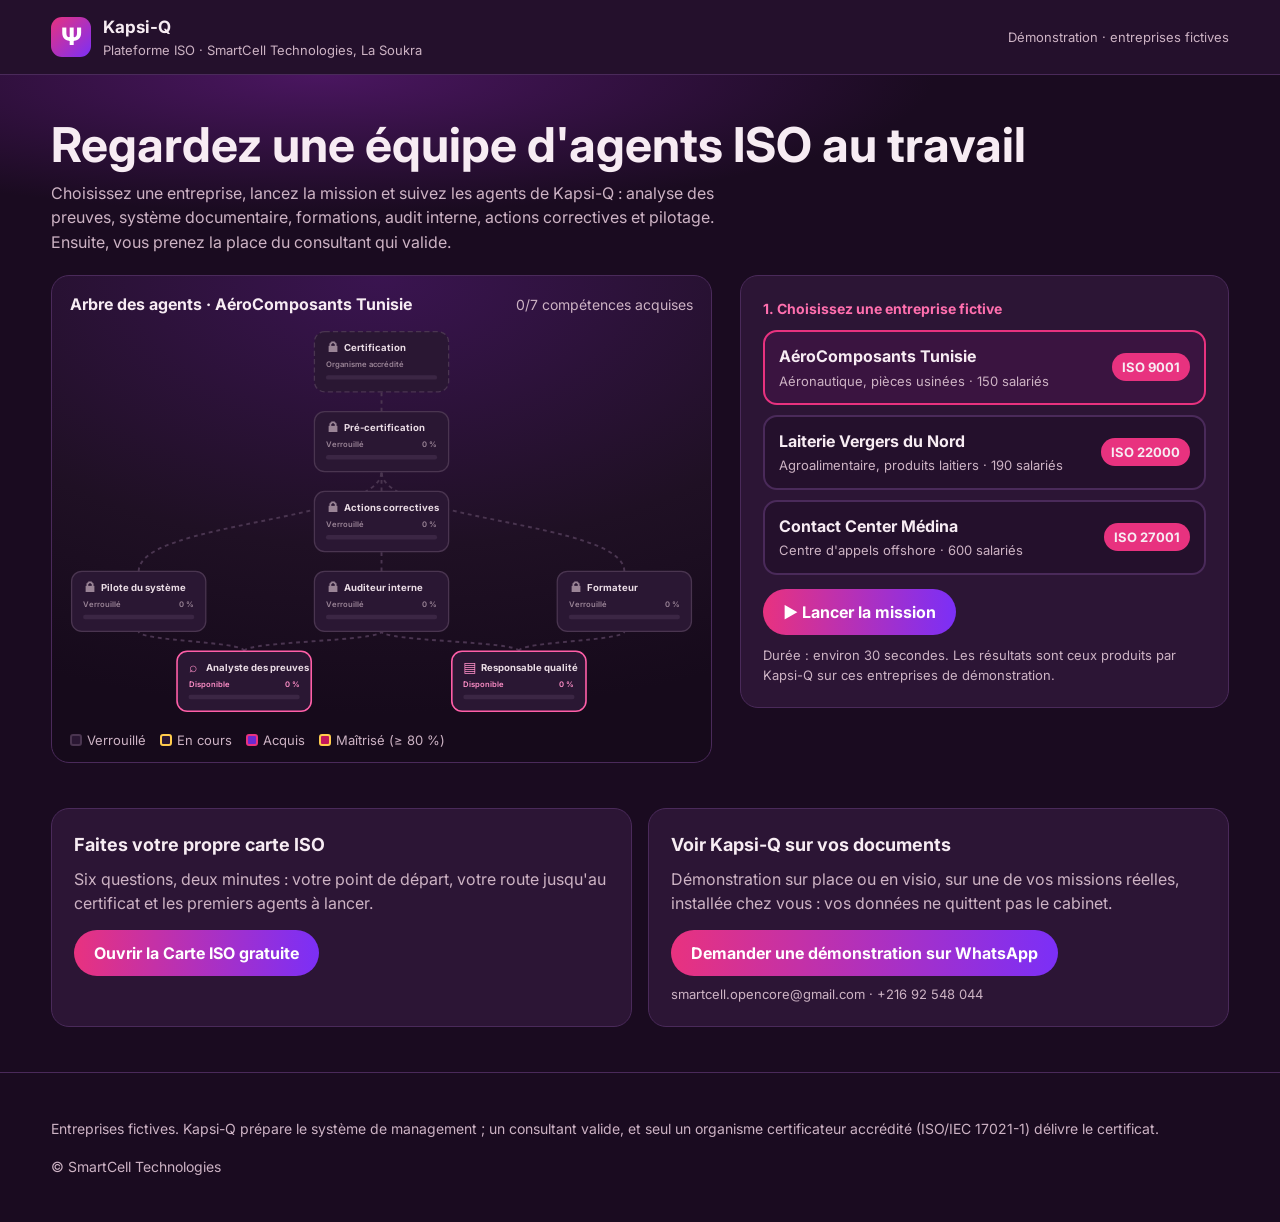
<file: docs/marketing/kapsi_q_en_action.html>
<!DOCTYPE html>
<html lang="fr">
<head>
<meta charset="utf-8">
<meta name="viewport" content="width=device-width, initial-scale=1">
<title>Kapsi-Q en action</title>
<link rel="preconnect" href="https://fonts.googleapis.com"><link rel="preconnect" href="https://fonts.gstatic.com" crossorigin>
<link href="https://fonts.googleapis.com/css2?family=Inter:wght@400;500;600;700;800&family=JetBrains+Mono:wght@400;600&display=swap" rel="stylesheet">
<style>
/* VOICE: product demo, calm and precise; every figure is the platform's own output on a fictive company.
   IDEA: a skill tree of agents lighting up while a mission runs, like watching a team at work.
   PICTURE: the agent tree, nodes go locked → running → acquired, with a live journal and a shelf of documents.
   COLOUR and TYPE: Kapsi-Q brand: deep plum ground, pink lead, violet support, gold for running and mastered; Inter + JetBrains Mono for the journal.
   LAYOUT: title, then one stage: tree left, mission panel right; consultant step and call to action below. */
:root{color-scheme:dark;--bg:#1a0b20;--bg2:#24102c;--card:#2c1535;--line:#4a2a5a;--ink:#f7ecf3;--mute:#cdb3c4;--pink:#e8327f;--pink2:#ff6fae;--vio:#7b2ff7;--gold:#ffcc4d;--ok:#4fd18b}
:root[data-theme=light],:root[data-theme=dark]{color-scheme:dark}
*{box-sizing:border-box;min-width:0}
body{margin:0;background:var(--bg);color:var(--ink);font:16px/1.55 Inter,system-ui,sans-serif;overflow-x:clip}
a{color:var(--pink2)}
.top{display:flex;align-items:center;gap:12px;padding:14px max(4vw,16px);border-bottom:1px solid var(--line);background:var(--bg2)}
.logo{width:40px;height:40px;border-radius:11px;display:grid;place-items:center;background:linear-gradient(135deg,var(--pink),var(--vio));font:800 24px/1 Inter;color:#fff;flex:none}
.top b{font-size:17px}.top small{display:block;color:var(--mute);font-size:13px}
.top .sp{flex:1}
.band{padding:clamp(20px,3.5vw,48px) max(4vw,16px)}
.hero{background:radial-gradient(80% 120% at 25% 0%,#4a1660 0%,var(--bg) 60%);padding-bottom:12px}
.in{max-width:1280px;margin:0 auto}
h1{font-size:clamp(32px,4.4vw,48px);line-height:1.05;margin:0 0 10px;text-wrap:balance}
.lede{color:var(--mute);max-width:68ch;margin:0}
.stage{display:grid;grid-template-columns:minmax(0,1.15fr) minmax(0,.85fr);gap:clamp(16px,2.4vw,28px);align-items:start}
.panel{background:var(--card);border:1px solid var(--line);border-radius:18px;padding:clamp(16px,2.2vw,22px)}
.treebox{background:radial-gradient(120% 90% at 50% 0%,#3a1450 0%,#1f1024 62%,#160a1b 100%);border:1px solid var(--line);border-radius:18px;padding:12px 10px 8px}
.treehead{display:flex;gap:12px;align-items:center;padding:4px 8px 0;flex-wrap:wrap}
.treehead .t{flex:1;font-weight:700}.treehead .s{color:var(--mute);font-size:14px}
.tw{overflow-x:auto}.tree{display:block;width:100%;min-width:600px;height:auto}
.edge{fill:none;stroke:#4a3550;stroke-width:3;stroke-dasharray:6 6}.edge.lit{stroke:#ff5fa8;stroke-dasharray:none;filter:drop-shadow(0 0 4px #ff5fa8)}
.nb{fill:#2a1733;stroke:#4a3550;stroke-width:2}.ni{font-size:22px;fill:#9a8496}.nn{font:700 15px Inter,sans-serif;fill:#e9dbe4}.ns{font:600 12px Inter,sans-serif;fill:#9a8496}
.pb{fill:#3b2644}.pf{fill:#9a8496}
.s-disponible .nb{stroke:#ff5fa8;stroke-width:2.5}.s-disponible .ns,.s-disponible .ni{fill:#ff8fc8}
.s-encours .nb{stroke:var(--gold);stroke-width:3.5;fill:#3a2030}.s-encours .ns,.s-encours .ni{fill:var(--gold)}.s-encours .nn{fill:#fff}
.s-acquis .nb{fill:#6a2ad0;stroke:#e8327f;stroke-width:2.5}.s-acquis text{fill:#fff}.s-acquis .pf{fill:var(--gold)}.s-acquis .pb{fill:rgba(255,255,255,.25)}
.s-maitrise .nb{fill:#c2185b;stroke:var(--gold);stroke-width:3;filter:drop-shadow(0 0 8px rgba(255,204,77,.45))}.s-maitrise text{fill:#fff}.s-maitrise .pf{fill:var(--gold)}.s-maitrise .pb{fill:rgba(255,255,255,.25)}
.human .nb{stroke-dasharray:8 5}
@media(prefers-reduced-motion:no-preference){.s-encours .nb{animation:pulse 1s ease-in-out infinite}.s-disponible .nb{animation:pulse 1.8s ease-in-out infinite}.pf{transition:width .5s}.chip{animation:pop .35s ease-out}}
@keyframes pulse{50%{stroke-opacity:.35}}@keyframes pop{from{opacity:0;transform:translateY(6px)}}
.legend{display:flex;flex-wrap:wrap;gap:6px 14px;color:var(--mute);font-size:13px;padding:4px 8px}.legend i{display:inline-block;width:12px;height:12px;border-radius:3px;margin-right:5px;vertical-align:-1px;border:2px solid #4a3550;background:#2a1733}
.legend .a{border-color:var(--gold)}.legend .b{background:#6a2ad0;border-color:#e8327f}.legend .c{background:#c2185b;border-color:var(--gold)}
.step{color:var(--pink2);font-weight:700;font-size:14px}
.cos{display:grid;gap:10px;margin:10px 0 14px}
.co{display:grid;grid-template-columns:minmax(0,1fr) auto;gap:2px 12px;text-align:left;padding:12px 14px;border-radius:14px;border:2px solid var(--line);background:var(--bg2);color:var(--ink);font:inherit;cursor:pointer;min-height:64px}
.co:hover{border-color:var(--pink)}.co[aria-pressed=true]{border-color:var(--pink);background:#3a1440}
.co b{font-size:16px}.co small{color:var(--mute);font-size:13px}.co .std{grid-row:span 2;align-self:center;padding:4px 10px;border-radius:999px;background:var(--pink);font-weight:700;font-size:13px;white-space:nowrap}
.btn{min-height:46px;padding:0 20px;border-radius:999px;border:0;font:700 16px Inter,sans-serif;cursor:pointer;background:linear-gradient(90deg,var(--pink),var(--vio));color:#fff;display:inline-flex;align-items:center;justify-content:center;gap:8px;text-decoration:none}
.btn.ghost{background:transparent;border:2px solid var(--line);color:var(--ink)}.btn.sm{min-height:36px;padding:0 14px;font-size:14px}
.btn:disabled{opacity:.4;cursor:default}
:focus-visible{outline:3px solid var(--gold);outline-offset:2px}
.kp{display:grid;grid-template-columns:auto minmax(0,1fr);gap:14px;align-items:center}
.ring{width:96px;height:96px}.ring text{font:800 26px Inter;fill:#fff;text-anchor:middle}
.cnt{display:grid;grid-template-columns:repeat(3,minmax(0,1fr));gap:6px}
.cnt div{background:var(--bg2);border-radius:10px;padding:6px 8px}.cnt b{display:block;font-size:20px;line-height:1.2}.cnt span{font-size:12.5px;color:var(--mute)}
.bar{display:flex;gap:8px;flex-wrap:wrap;align-items:center;margin:12px 0 8px}.bar .sp{flex:1}
.spd{display:inline-flex;border:2px solid var(--line);border-radius:999px;overflow:hidden}.spd button{background:none;border:0;color:var(--mute);font:600 14px Inter;min-height:36px;padding:0 12px;cursor:pointer}.spd button[aria-pressed=true]{background:var(--line);color:#fff}
.log{height:230px;overflow:auto;background:#140812;border-radius:12px;padding:10px 12px;font:13px/1.5 "JetBrains Mono",Consolas,monospace;color:#f3dde8;border:1px solid #3a2244}
.log div{padding:1px 0}.log .step{color:#ff8fc8;font-weight:600;margin-top:6px;font-size:13px}.log .ok{color:#8ff0b8}.log .warn{color:#ffd27a}.log .doc{color:#cbb6ff}.log .info{color:#f3dde8}
.shelf h3,.cons h3{font-size:15px;margin:12px 0 6px}
.docs{display:flex;flex-wrap:wrap;gap:6px;max-height:150px;overflow:auto}
.chip{font-size:12.5px;padding:4px 8px;border-radius:8px;background:var(--bg2);border:1px solid var(--line);display:inline-flex;gap:6px;align-items:center}
.chip i{font-style:normal;font-weight:700;font-size:11px;padding:1px 6px;border-radius:6px;background:#b86e00;color:#fff;white-space:nowrap}.chip.v i{background:#1e7a4c}
.cons{display:grid;grid-template-columns:minmax(0,1fr) minmax(0,1fr);gap:clamp(16px,2.4vw,28px);align-items:start}
.tasks{list-style:none;margin:0;padding:0;display:grid;gap:8px}
.tasks li{display:flex;gap:10px;align-items:center;padding:10px 12px;border-radius:12px;background:var(--bg2);border:1px solid var(--line)}
.tasks li span{flex:1}.tasks li.done{border-color:#1e7a4c}.tasks li.done span{color:var(--mute);text-decoration:line-through}
.note{border-left:4px solid var(--gold);padding:10px 14px;background:#2a1a24;border-radius:0 10px 10px 0;font-size:15px;margin:12px 0 0}
.cta{display:grid;grid-template-columns:minmax(0,1fr) minmax(0,1fr);gap:16px}
.cta .panel{display:flex;flex-direction:column;gap:8px}.cta .panel p{margin:0;color:var(--mute)}.cta .panel .btn{align-self:flex-start;margin-top:6px}
.hide{display:none!important}
.small{font-size:13px;color:var(--mute)}
footer{border-top:1px solid var(--line);color:var(--mute);font-size:14px}footer .in{display:flex;gap:16px;justify-content:space-between;flex-wrap:wrap}
@media(max-width:960px){.stage,.cons,.cta{grid-template-columns:minmax(0,1fr)}}
@media(max-width:600px){.cnt{grid-template-columns:repeat(2,minmax(0,1fr))}.ring{width:80px;height:80px}.log{height:200px}}
</style>
</head>
<body>
<header class="top"><div class="logo" aria-hidden="true">Ψ</div><div><b>Kapsi-Q</b><small>Plateforme ISO · SmartCell Technologies, La Soukra</small></div><span class="sp"></span><span class="small">Démonstration · entreprises fictives</span></header>

<section class="band hero"><div class="in">
  <h1>Regardez une équipe d'agents ISO au travail</h1>
  <p class="lede">Choisissez une entreprise, lancez la mission et suivez les agents de Kapsi-Q : analyse des preuves, système documentaire, formations, audit interne, actions correctives et pilotage. Ensuite, vous prenez la place du consultant qui valide.</p>
</div></section>

<section class="band" style="padding-top:8px"><div class="in stage">
  <div class="treebox">
    <div class="treehead"><span class="t" id="tt">Arbre des agents</span><span class="s" id="ts">0/7 compétences acquises</span></div>
    <div class="tw" id="tw"><svg class="tree" id="tree" viewBox="0 -10 1000 640" role="img" aria-label="Arbre des compétences des agents Kapsi-Q"></svg></div>
    <div class="legend"><span><i></i>Verrouillé</span><span><i class="a"></i>En cours</span><span><i class="b"></i>Acquis</span><span><i class="c"></i>Maîtrisé (≥ 80 %)</span></div>
  </div>

  <div class="panel" id="panel">
    <div id="pick">
      <div class="step">1. Choisissez une entreprise fictive</div>
      <div class="cos" id="cos" role="radiogroup" aria-label="Entreprise"></div>
      <button class="btn" id="go">▶ Lancer la mission</button>
      <p class="small" style="margin:10px 0 0">Durée : environ 30 secondes. Les résultats sont ceux produits par Kapsi-Q sur ces entreprises de démonstration.</p>
    </div>
    <div id="run" class="hide">
      <div class="kp"><svg class="ring" viewBox="0 0 100 100" aria-hidden="true"><circle cx="50" cy="50" r="42" fill="none" stroke="#3b2644" stroke-width="10"/><circle id="arc" cx="50" cy="50" r="42" fill="none" stroke="url(#g)" stroke-width="10" stroke-linecap="round" stroke-dasharray="0 264" transform="rotate(-90 50 50)"/><defs><linearGradient id="g"><stop offset="0" stop-color="#e8327f"/><stop offset="1" stop-color="#ffcc4d"/></linearGradient></defs><text x="50" y="59" id="sc">0</text></svg>
        <div><div class="step" id="rname"></div><div style="font-weight:700" id="verdict">Indice de préparation à la certification</div>
          <div class="cnt" style="margin-top:8px"><div><b id="cd">0</b><span>documents</span></div><div><b id="cp">0</b><span>cotations proposées</span></div><div><b id="cn">0</b><span>non-conformités</span></div><div><b id="ca">0</b><span>actions</span></div><div><b id="cf">0</b><span>formations</span></div><div><b id="cc">—</b><span>audit interne</span></div></div></div></div>
      <div class="bar"><span class="spd" role="group" aria-label="Vitesse"><button data-s="1" aria-pressed="true">×1</button><button data-s="2" aria-pressed="false">×2</button><button data-s="4" aria-pressed="false">×4</button></span><span class="sp"></span><button class="btn ghost sm" id="skip">Passer à la fin</button><button class="btn ghost sm" id="again">Changer d'entreprise</button></div>
      <div class="log" id="log" aria-live="polite"></div>
      <div class="shelf"><h3>Documents produits · statut « À valider »</h3><div class="docs" id="docs"></div></div>
    </div>
  </div>
</div></section>

<section class="band hide" id="consult" style="padding-top:0"><div class="in panel cons">
  <div><div class="step">2. À vous : vous êtes le consultant</div><h2 style="margin:4px 0 6px;font-size:24px">Relisez, validez, faites agir l'entreprise</h2>
    <p class="small" style="font-size:15px;margin:0">Les agents ont préparé le travail. C'est la personne compétente qui le rend valable : chaque tâche cochée fait monter l'indice, avec la même formule que dans la plateforme.</p>
    <div class="note" id="cnote"></div></div>
  <div><ul class="tasks" id="tasks"></ul><p class="small" id="tdone" style="margin:10px 0 0"></p></div>
</div></section>

<section class="band" style="padding-top:0"><div class="in cta">
  <div class="panel"><b style="font-size:18px">Faites votre propre carte ISO</b><p>Six questions, deux minutes : votre point de départ, votre route jusqu'au certificat et les premiers agents à lancer.</p><a class="btn" href="https://claude.ai/artifact/NAz879BeQi5CHqvHeGHyt6" target="_blank" rel="noopener">Ouvrir la Carte ISO gratuite</a></div>
  <div class="panel"><b style="font-size:18px">Voir Kapsi-Q sur vos documents</b><p>Démonstration sur place ou en visio, sur une de vos missions réelles, installée chez vous : vos données ne quittent pas le cabinet.</p><a class="btn" id="wa" href="https://wa.me/21692548044" target="_blank" rel="noopener">Demander une démonstration sur WhatsApp</a><p class="small">smartcell.opencore@gmail.com · +216 92 548 044</p></div>
</div></section>

<footer class="band"><div class="in"><span>Entreprises fictives. Kapsi-Q prépare le système de management ; un consultant valide, et seul un organisme certificateur accrédité (ISO/IEC 17021-1) délivre le certificat.</span><span>© SmartCell Technologies</span></div></footer>

<script>
{
const SYS = [["PR-SYS-01", "Maîtrise des informations documentées"], ["PR-SYS-02", "Audit interne"], ["PR-SYS-03", "Revue de direction"], ["PR-SYS-04", "Non-conformités et actions correctives"], ["PR-SYS-05", "Compétences, formation et sensibilisation"], ["PR-SYS-06", "Gestion des risques et opportunités"]];
const F = [["F-01", "Sensibilisation au système de management"], ["F-02", "Pilotes de processus : piloter et mesurer"], ["F-03", "Auditeurs internes (ISO 19011)"], ["F-04", "Non-conformités et actions correctives"]];
const CO = {
  aero: { name: "AéroComposants Tunisie", sector: "Aéronautique, pièces usinées", size: 150, std: "ISO 9001",
    files: ["Manuel qualité 2024.docx", "Plan de contrôle pièces.xlsx", "Évaluation fournisseurs 2025.xlsx", "Enquête satisfaction clients.pdf", "Matrice des compétences.xlsx"], nfiles: 38, prop: [9, 12, 8],
    core: ["Politique qualité", "Cartographie des processus", "Registre des risques et opportunités", "Objectifs et indicateurs ISO 9001", "PV de revue de direction ISO 9001", "Plan de transition ISO 9001:2015 → 2026"],
    procs: [...SYS, ["PR-QUA-01", "Revue des exigences clients"], ["PR-QUA-02", "Achats et évaluation des fournisseurs"], ["PR-QUA-03", "Maîtrise de la production et de la prestation"], ["PR-QUA-04", "Satisfaction client et réclamations"]],
    tr: [...F, ["F-05", "Culture qualité et comportement éthique (ISO 9001:2026)"]], audit: [69, 0, 9], actions: 9, start: 14, run: 48, final: 83,
    focus: "Pour ISO 9001, l'auditeur regardera d'abord la satisfaction des clients, la maîtrise des processus et la revue de direction." },
  lait: { name: "Laiterie Vergers du Nord", sector: "Agroalimentaire, produits laitiers", size: 190, std: "ISO 22000",
    files: ["Plan HACCP v3.docx", "Relevés températures chambre froide.xlsx", "Plan de nettoyage.docx", "Fiches de traçabilité lots.xlsx", "Analyses laboratoire 2025.pdf"], nfiles: 54, prop: [5, 11, 10],
    core: ["Politique sécurité des denrées alimentaires", "Cartographie des processus", "Analyse des dangers (HACCP)", "Objectifs et indicateurs ISO 22000", "PV de revue de direction ISO 22000"],
    procs: [...SYS, ["PR-SYS-07", "Veille et évaluation de la conformité réglementaire"], ["PR-SDA-01", "Analyse des dangers et plan HACCP"], ["PR-SDA-02", "Nettoyage et désinfection"], ["PR-SDA-03", "Traçabilité, retrait et rappel"]],
    tr: [...F, ["F-09", "Bonnes pratiques d'hygiène et HACCP"]], audit: [54, 5, 7], actions: 12, start: 11, run: 38, final: 73,
    focus: "Pour ISO 22000, le plan HACCP et les programmes prérequis sont le cœur de l'audit ; les 5 NC majeures doivent être levées avant tout audit de certification." },
  call: { name: "Contact Center Médina", sector: "Centre d'appels offshore", size: 600, std: "ISO 27001",
    files: ["Charte informatique.pdf", "Inventaire des actifs.xlsx", "Procédure sauvegardes.docx", "Registre des incidents 2025.xlsx", "Contrats sous-traitants IT.pdf"], nfiles: 61, prop: [7, 13, 9],
    core: ["Politique sécurité de l'information", "Cartographie des processus", "Appréciation des risques de sécurité de l'information", "Objectifs et indicateurs ISO 27001", "PV de revue de direction ISO 27001", "Déclaration d'applicabilité ISO 27001"],
    procs: [...SYS, ["PR-SYS-07", "Veille et évaluation de la conformité réglementaire"], ["PR-SI-01", "Gestion des incidents de sécurité de l'information"], ["PR-SI-02", "Contrôle d'accès et gestion des droits"], ["PR-SI-03", "Sauvegarde et restauration"]],
    tr: [...F, ["F-08", "Cybersécurité et hameçonnage"]], audit: [62, 3, 8], actions: 11, start: 12, run: 42, final: 77,
    focus: "Pour ISO 27001, l'auditeur partira de l'appréciation des risques et de la déclaration d'applicabilité des 93 mesures." },
};
const NODES = [["preuves", "Analyste des preuves", "⌕", 0, 285, []], ["qualite", "Responsable qualité", "▤", 0, 715, []], ["pilote", "Pilote du système", "◎", 1, 120, ["preuves"]],
  ["auditeur", "Auditeur interne", "✓", 1, 500, ["preuves", "qualite"]], ["formateur", "Formateur", "☰", 1, 880, ["qualite"]], ["capa", "Actions correctives", "↻", 2, 500, ["auditeur"]],
  ["certification", "Pré-certification", "◇", 3, 500, ["capa", "formateur", "pilote"]], ["organisme", "Certification", "★", 4, 500, ["certification"]]];
const LBL = { verrouille: "Verrouillé", disponible: "Disponible", encours: "En cours…", acquis: "Acquis", maitrise: "Maîtrisé ★", pret: "Organisme accrédité" };
const $ = (q) => document.querySelector(q), $$ = (q) => [...document.querySelectorAll(q)];
const esc = (t) => String(t).replace(/[&<>"']/g, (c) => ({ "&": "&amp;", "<": "&lt;", ">": "&gt;", '"': "&quot;", "'": "&#39;" }[c]));
let sel = "aero", st = {}, pr = {}, speed = 1, timer = null, ev = [], pos = 0, score = 0, cnt = {};

function resetTree() { NODES.forEach(([k]) => { st[k] = "verrouille"; pr[k] = 0; }); st.preuves = st.qualite = "disponible"; }
function drawTree() {
  const Y = (l) => 560 - l * 125, W = 210, H = 94, by = Object.fromEntries(NODES.map((n) => [n[0], n])), on = (k) => st[k] === "acquis" || st[k] === "maitrise";
  let h = "";
  NODES.forEach(([k, , , l, x, req]) => req.forEach((r) => { const a = by[r], x1 = a[4], y1 = Y(a[3]) - H / 2, y2 = Y(l) + H / 2, my = (y1 + y2) / 2;
    h += `<path class="edge ${on(r) ? "lit" : ""}" d="M${x1},${y1} C${x1},${my} ${x},${my} ${x},${y2}"/>`; }));
  NODES.forEach(([k, name, ic, l, x]) => { const s = st[k], px = x - W / 2, py = Y(l) - H / 2, p = Math.round(pr[k]);
    h += `<g class="s-${s} ${k === "organisme" ? "human" : ""}"><rect class="nb" x="${px}" y="${py}" width="${W}" height="${H}" rx="16"/>
      <text class="ni" x="${px + 18}" y="${py + 32}">${s === "verrouille" ? "🔒︎" : ic}</text><text class="nn" x="${px + 46}" y="${py + 31}">${esc(name)}</text>
      <text class="ns" x="${px + 18}" y="${py + 56}">${k === "organisme" && s === "verrouille" ? "Organisme accrédité" : LBL[s]}</text><text class="ns" x="${px + W - 18}" y="${py + 56}" text-anchor="end">${k === "organisme" ? "" : p + " %"}</text>
      <rect class="pb" x="${px + 18}" y="${py + 68}" width="${W - 36}" height="7" rx="3.5"/><rect class="pf" x="${px + 18}" y="${py + 68}" width="${(W - 36) * p / 100}" height="7" rx="3.5"/></g>`; });
  $("#tree").innerHTML = h;
  const n = NODES.filter(([k]) => k !== "organisme" && on(k)).length;
  $("#ts").textContent = `${n}/7 compétences acquises`;
}
function setScore(v) { score = v; $("#sc").textContent = Math.round(v); $("#arc").setAttribute("stroke-dasharray", `${2.64 * v} 264`);
  $("#verdict").textContent = v >= 85 ? "Prêt à demander l'audit de certification" : v >= 60 ? "Audit à blanc recommandé avant la certification" : "Mise en place à poursuivre"; }
function count(k, v) { cnt[k] = v; $("#" + k).textContent = v; }

function plan(c) {
  const E = [], step = (a, t) => E.push({ t: "step", m: `— ${t} —`, start: a }), L = (k, m, f) => E.push({ t: k, m, f }), D = (title, f) => E.push({ t: "doc", m: `Document produit : ${title}`, doc: title, f });
  const end = (a, p, s) => E.push({ end: a, p, s });
  E.push({ t: "step", m: `Agent Chef de mission démarré · ${c.name} · ${c.std}` });
  step("preuves", "Analyste des preuves"); L("info", "Lecture du dossier client synchronisé avec Google Drive…"); L("info", `${c.nfiles} fichiers lus : ${c.files.slice(0, 3).join(", ")}…`);
  L("info", `Exigences : ${c.prop[0]} avec preuves solides, ${c.prop[1]} partielles, ${c.prop[2]} sans preuve.`, () => count("cp", c.prop[0] + c.prop[1] + c.prop[2]));
  D(`Cartographie des preuves ${c.std}`); end("preuves", 100, c.start + 8);
  step("qualite", "Responsable qualité"); L("info", `Construction du système documentaire ${c.std}.`); c.core.forEach((d) => D(d)); L("info", `Rédaction de ${c.procs.length} procédures.`);
  c.procs.forEach(([k, t]) => D(`${k} · ${t}`)); L("ok", "Feuille de route mise à jour. Documents au statut « À valider »."); end("qualite", 0, c.start + 18);
  step("formateur", "Formateur"); c.tr.forEach(([k, t]) => D(`${k} · ${t}`)); D(`Plan de formation ${c.std}`); L("ok", `${c.tr.length} formations planifiées.`, () => count("cf", c.tr.length)); end("formateur", 0, c.start + 21);
  step("auditeur", "Auditeur interne"); D(`Programme d'audit interne ${c.std}`); L("info", `Audit interne proposé : conformité ${c.audit[0]} %, ${c.audit[1]} NC majeure(s), ${c.audit[2]} NC mineure(s).`, () => { count("cn", c.audit[1] + c.audit[2]); $("#cc").textContent = c.audit[0] + " %"; });
  D("Plan d'audit · audit interne"); D("Rapport d'audit · audit interne"); L("ok", `${c.actions} actions correctives ouvertes. Audit à relire et valider.`, () => count("ca", c.actions)); end("auditeur", c.audit[0], c.start + 28);
  step("capa", "Actions correctives"); L("info", "Analyse des causes (méthode des 5 pourquoi), responsables et échéances."); D(`Plan d'actions correctives ${c.std}`); L("ok", `${c.actions} actions analysées.`); end("capa", 0, c.run - 4);
  step("pilote", "Pilote du système"); D(`Tableau de pilotage ${c.std}`); L("ok", `Indice de préparation : ${c.run}/100.`); L("warn", "0 % des documents validés : relecture du consultant attendue."); L("warn", "Plan de formation réalisé à 0 %."); end("pilote", c.run, c.run);
  E.push({ t: "ok", m: "Mission terminée. Les documents et l'audit interne attendent la validation du consultant.", fin: true });
  return E;
}
function apply(e, fast) {
  if (e.start) { st[e.start] = "encours"; }
  if (e.end) { st[e.end] = e.p >= 80 ? "maitrise" : "acquis"; pr[e.end] = e.p; setScore(e.s); unlock(); }
  if (e.m) { const d = document.createElement("div"); d.className = e.t; d.textContent = e.m; $("#log").append(d); if (!fast) $("#log").scrollTop = 1e6; }
  if (e.doc) { count("cd", cnt.cd + 1); const s = document.createElement("span"); s.className = "chip"; s.innerHTML = `${esc(e.doc)} <i>À valider</i>`; $("#docs").append(s); }
  if (e.f) e.f();
  if (e.fin) finish();
  if (!fast) drawTree();
}
function unlock() { NODES.forEach(([k, , , , , req]) => { if (st[k] === "verrouille" && k !== "organisme" && req.every((r) => st[r] === "acquis" || st[r] === "maitrise")) st[k] = "disponible"; }); }
function tick() {
  if (pos >= ev.length) return;
  const e = ev[pos++]; apply(e, false);
  const d = (e.t === "doc" ? 260 : e.t === "step" ? 900 : 650) / speed;
  timer = setTimeout(tick, d);
}
function start() {
  clearTimeout(timer); resetTree(); const c = CO[sel];
  ["cd", "cp", "cn", "ca", "cf"].forEach((k) => count(k, 0)); $("#cc").textContent = "—"; $("#log").innerHTML = ""; $("#docs").innerHTML = "";
  $("#rname").textContent = `${c.name} · ${c.std}`; $("#tt").textContent = `Arbre des agents · ${c.name}`; setScore(c.start);
  $("#pick").classList.add("hide"); $("#run").classList.remove("hide"); $("#consult").classList.add("hide"); $("#skip").disabled = false;
  ev = plan(c); pos = 0; drawTree(); timer = setTimeout(tick, 400 / speed);
}
function skip() { clearTimeout(timer); while (pos < ev.length) apply(ev[pos++], true); drawTree(); $("#log").scrollTop = 1e6; }

function finish() {
  $("#skip").disabled = true; st.certification = "disponible"; drawTree();
  const c = CO[sel], gain = c.final - c.run;
  const T = [["Relire et valider les documents du système", 0.4, () => { $$(".chip").forEach((d) => { d.classList.add("v"); d.querySelector("i").textContent = "Validé"; }); st.qualite = "maitrise"; pr.qualite = 100; }],
    ["Réaliser les formations planifiées avec l'entreprise", 0.2, () => { st.formateur = "maitrise"; pr.formateur = 100; }],
    ["Valider l'audit interne et lever les actions correctives", 0.4, () => { st.capa = "maitrise"; pr.capa = 100; }]];
  const done = new Set();
  $("#cnote").textContent = c.focus;
  const draw = () => {
    $("#tasks").innerHTML = T.map(([t], k) => `<li class="${done.has(k) ? "done" : ""}"><span>${esc(t)}</span>${done.has(k) ? "<b style='color:var(--ok)'>Fait</b>" : `<button class="btn sm" data-t="${k}">Valider</button>`}</li>`).join("");
    $$("[data-t]").forEach((b) => b.addEventListener("click", () => { const k = +b.dataset.t; done.add(k); T[k][2]();
      const v = c.run + Math.round(gain * [...done].reduce((a, i) => a + T[i][1], 0)); setScore(v); pr.pilote = v; if (v >= 80) st.pilote = "maitrise"; drawTree(); draw(); }));
    $("#tdone").textContent = done.size === T.length ? `Indice final : ${c.final}/100. Prochaine étape : l'agent Pré-certification simule l'audit, puis l'entreprise s'adresse à un organisme accrédité. Le seuil conseillé de 85/100 n'est pas encore atteint : il reste du travail de terrain.` : "Chaque validation est un vrai travail du consultant : dans la plateforme, rien n'est validé automatiquement.";
  };
  draw(); $("#consult").classList.remove("hide");
  $("#wa").href = "https://wa.me/21692548044?text=" + encodeURIComponent(`Bonjour SmartCell, j'ai vu la démo Kapsi-Q (${c.name}, ${c.std}). Je souhaite une démonstration sur mes propres missions.`);
}

$("#cos").innerHTML = Object.entries(CO).map(([k, c]) => `<button class="co" role="radio" aria-pressed="${k === sel}" aria-checked="${k === sel}" data-c="${k}"><b>${esc(c.name)}</b><span class="std">${esc(c.std)}</span><small>${esc(c.sector)} · ${c.size} salariés</small></button>`).join("");
$$(".co").forEach((b) => b.addEventListener("click", () => { sel = b.dataset.c; $$(".co").forEach((x) => { x.setAttribute("aria-pressed", x === b); x.setAttribute("aria-checked", x === b); }); $("#tt").textContent = `Arbre des agents · ${CO[sel].name}`; }));
$("#go").addEventListener("click", start);
$("#skip").addEventListener("click", skip);
$("#again").addEventListener("click", () => { clearTimeout(timer); resetTree(); drawTree(); $("#run").classList.add("hide"); $("#pick").classList.remove("hide"); $("#consult").classList.add("hide"); });
$$(".spd button").forEach((b) => b.addEventListener("click", () => { speed = +b.dataset.s; $$(".spd button").forEach((x) => x.setAttribute("aria-pressed", x === b)); }));
resetTree(); drawTree(); $("#tt").textContent = `Arbre des agents · ${CO[sel].name}`;
const tw = $("#tw"); tw.scrollLeft = (tw.scrollWidth - tw.clientWidth) / 2;
}
</script>
</body>
</html>
</file>
